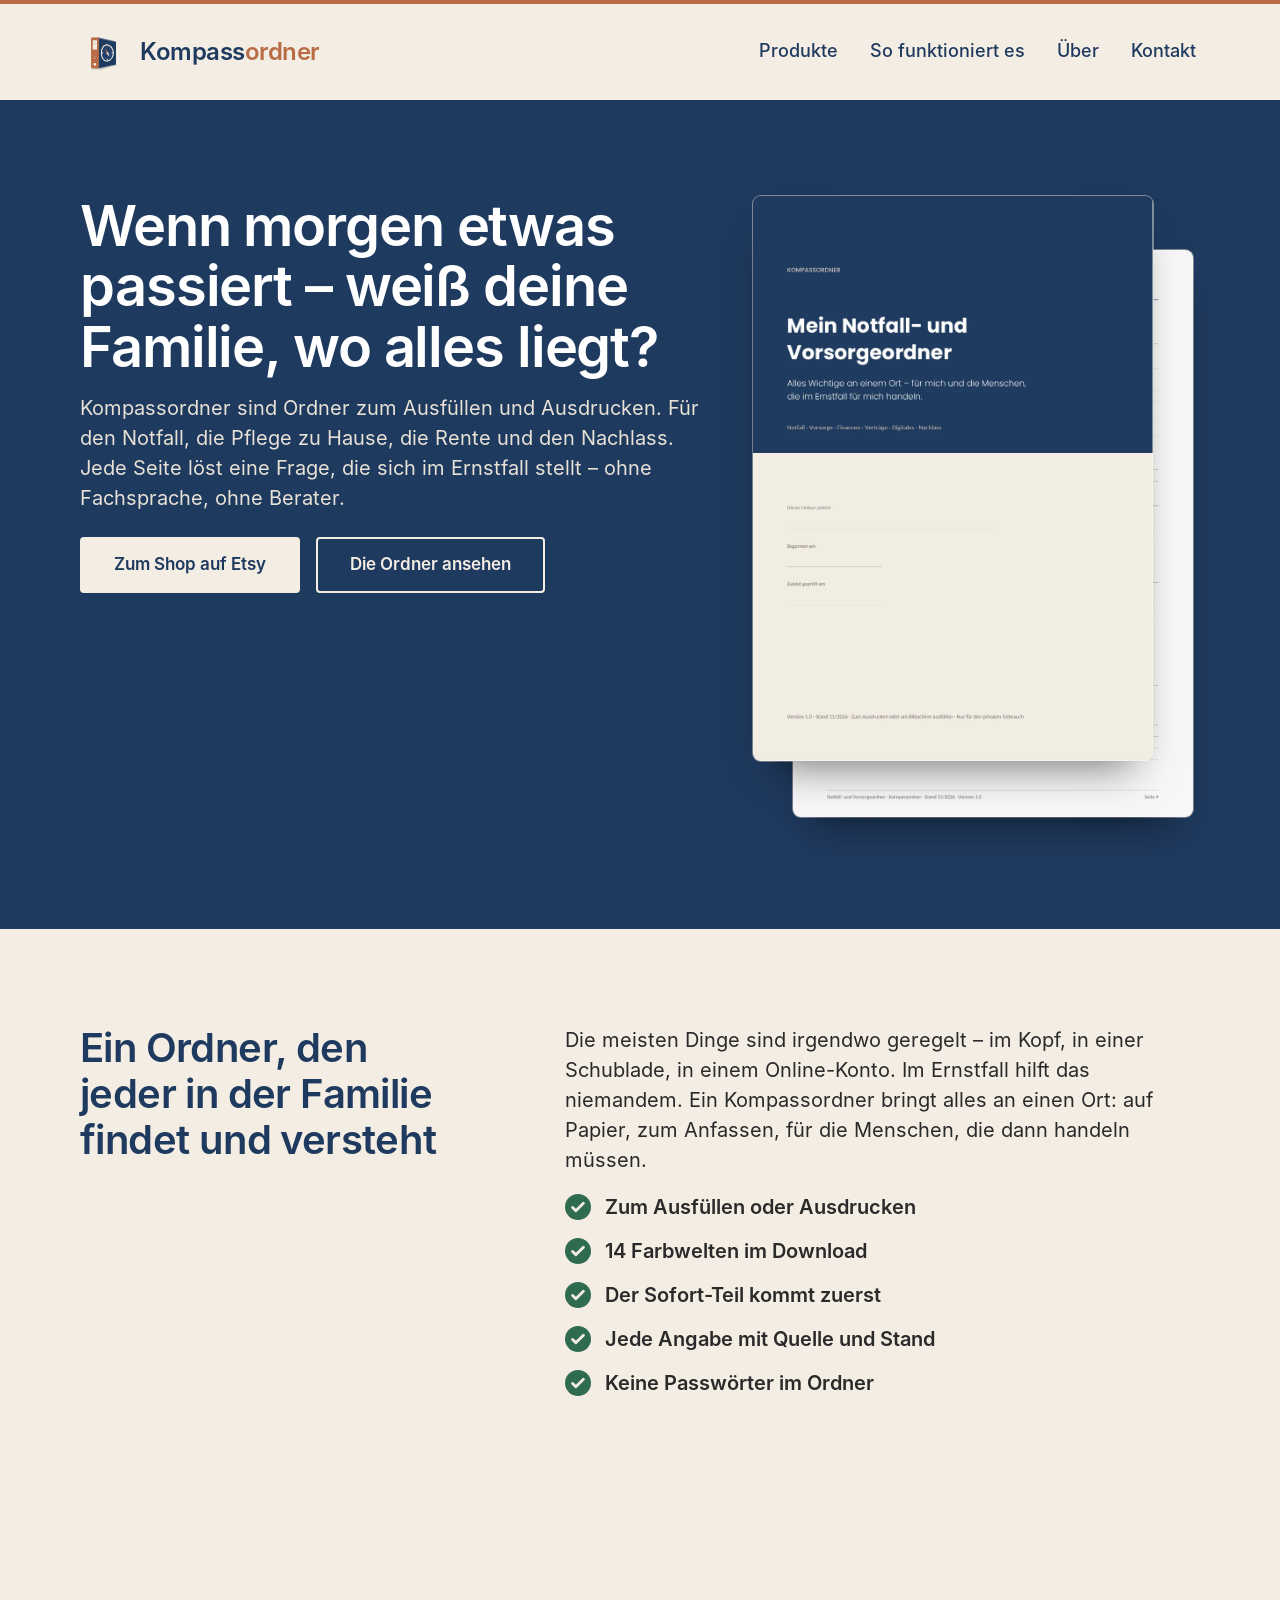
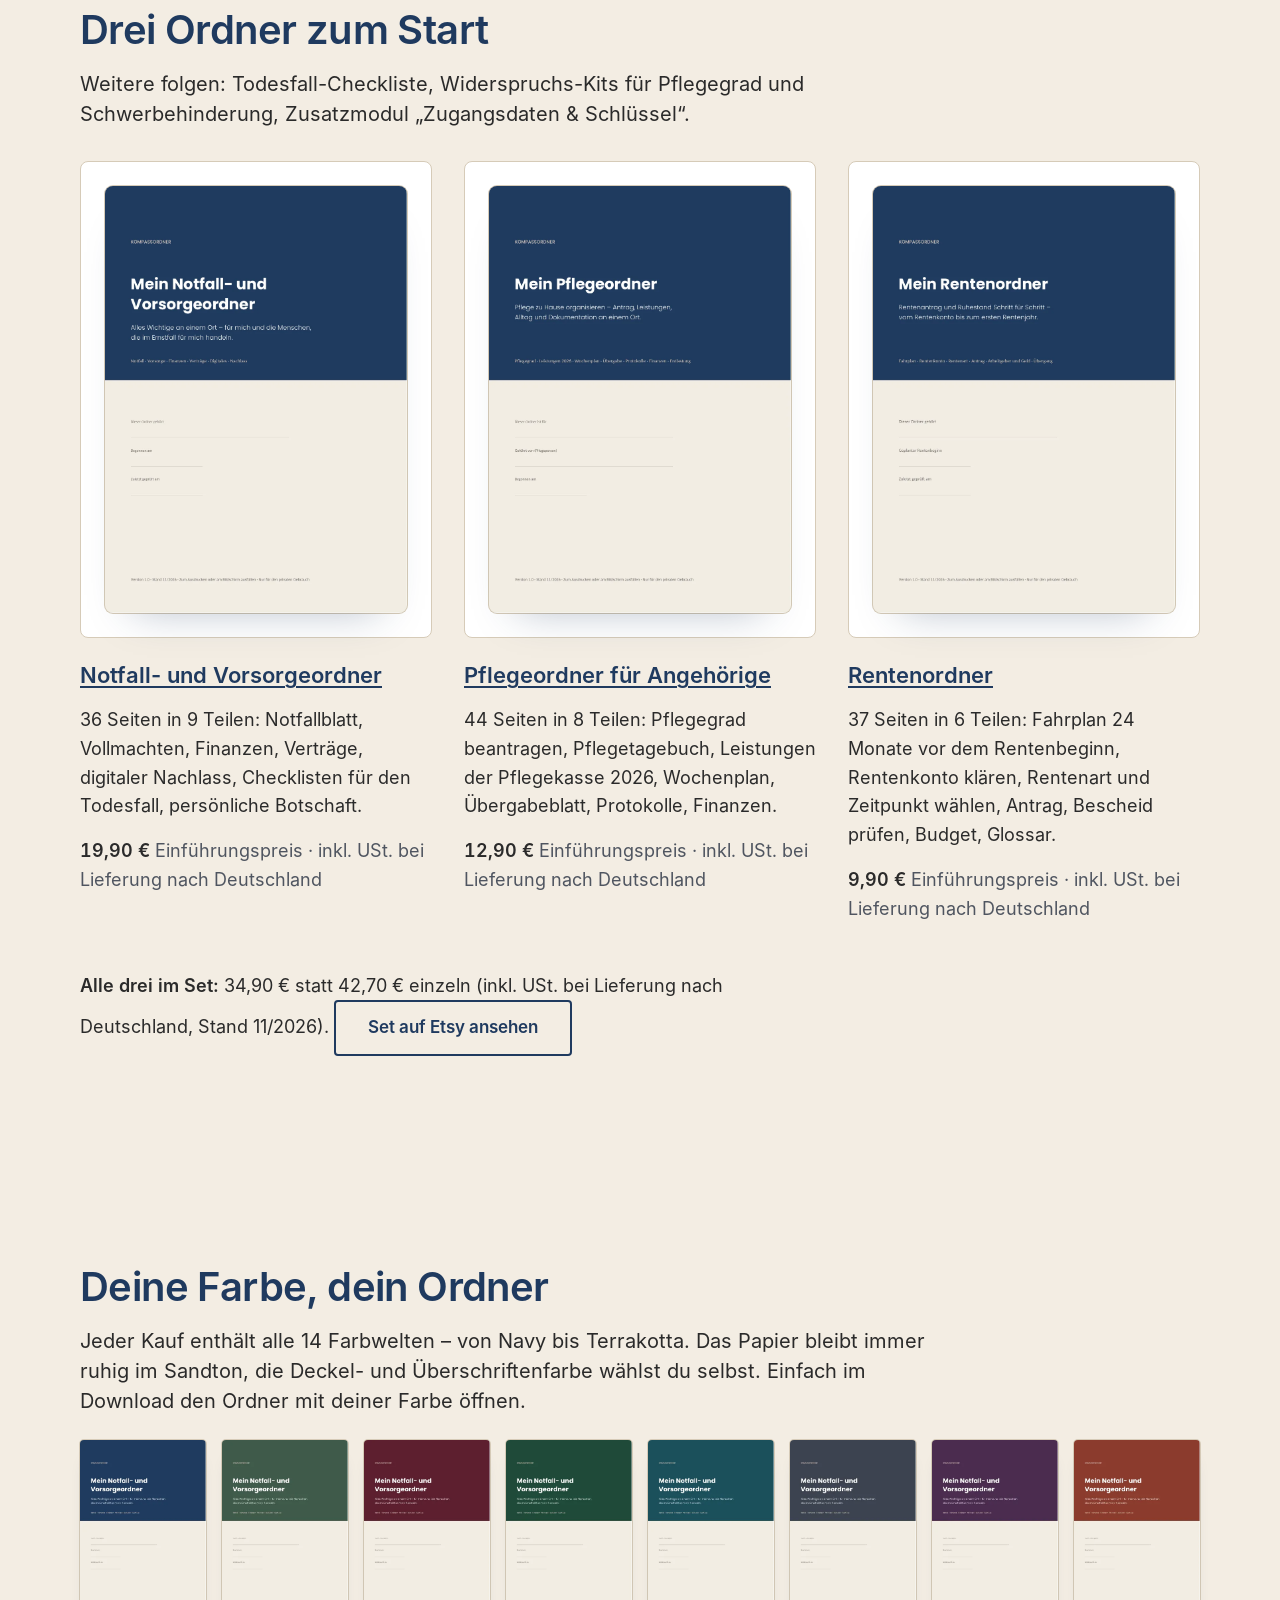
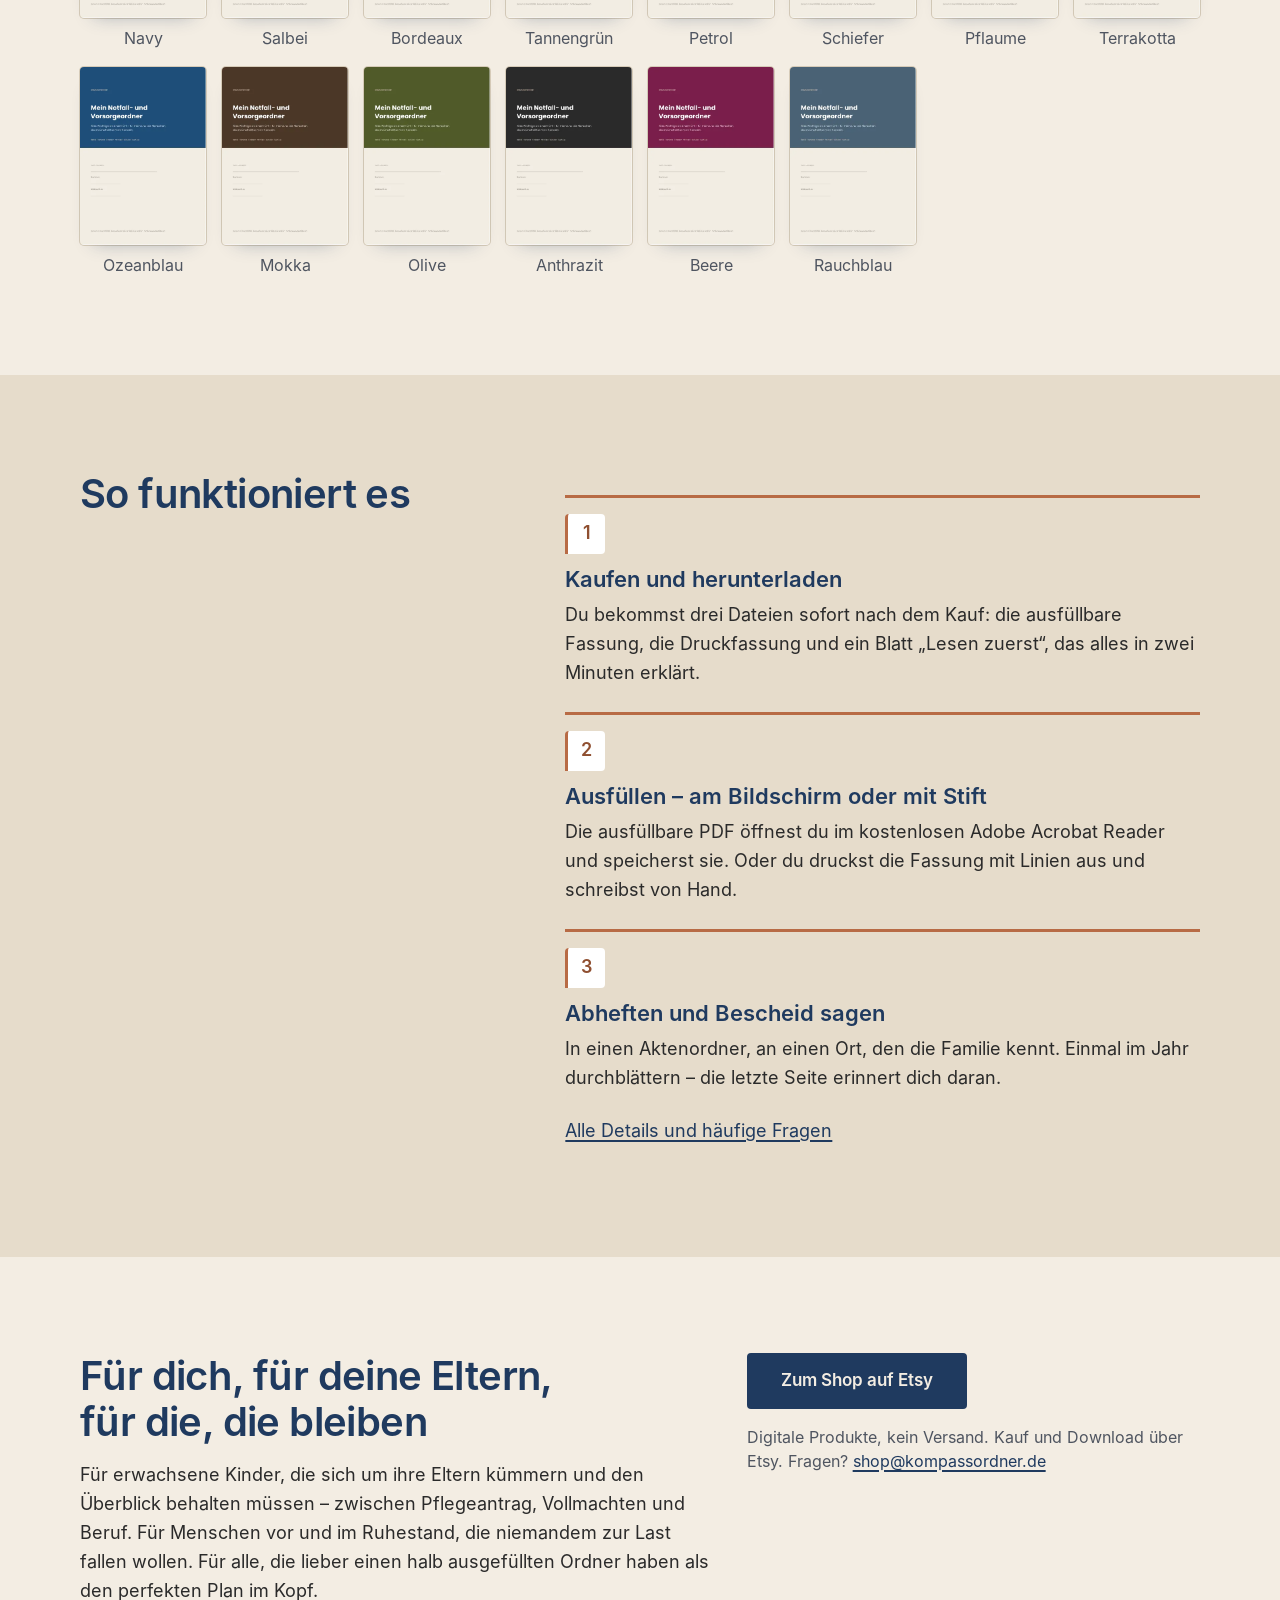
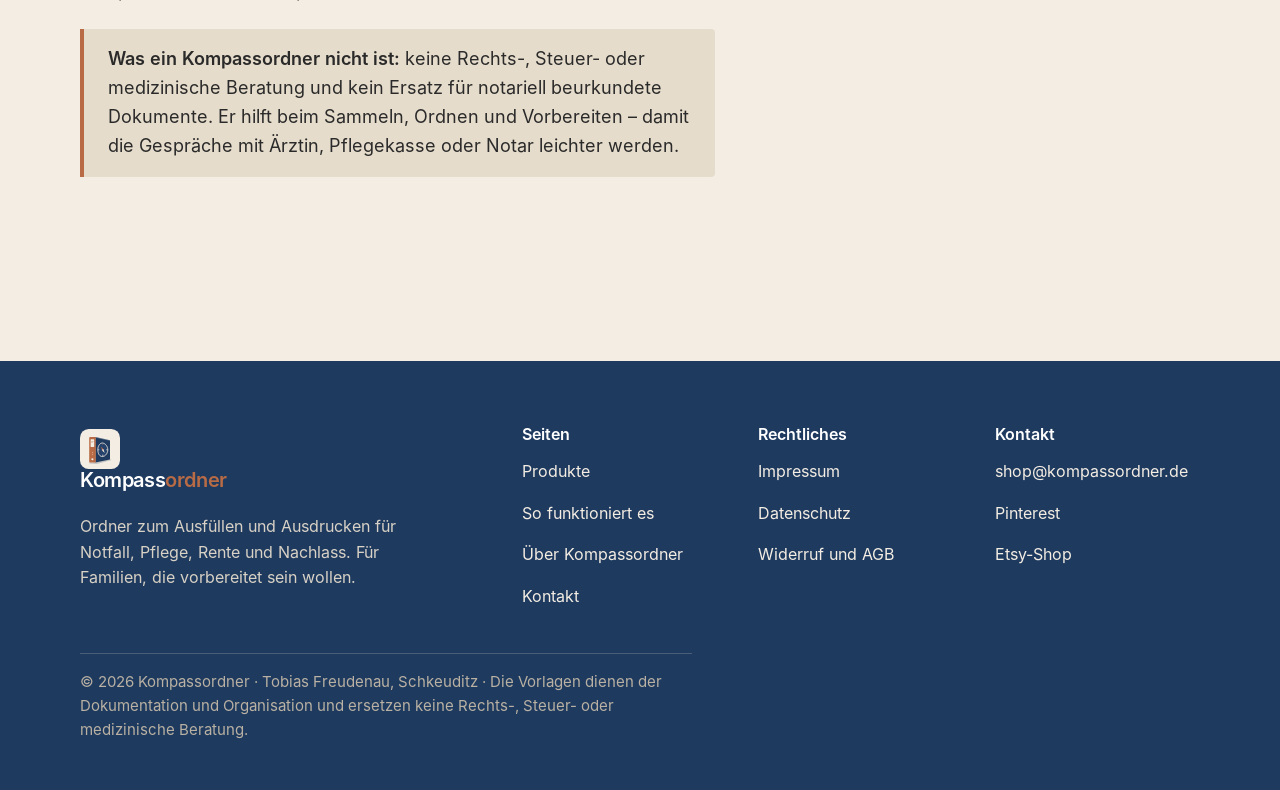
<file: index.html>
<!DOCTYPE html>
<html lang="de">
<head>
<meta charset="utf-8">
<meta name="viewport" content="width=device-width, initial-scale=1">
<title>Kompassordner – Ordner für Notfall, Pflege, Rente und Nachlass zum Ausfüllen</title>
<meta name="description" content="Ordner zum Ausfüllen und Ausdrucken (PDF): Notfall- und Vorsorgeordner, Pflegeordner für Angehörige, Rentenordner. Jede Angabe mit Quelle und Stand, Updates kostenlos.">
<link rel="canonical" href="https://www.kompassordner.de/">
<meta property="og:type" content="website">
<meta property="og:site_name" content="Kompassordner">
<meta property="og:title" content="Kompassordner – Ordner für Notfall, Pflege, Rente und Nachlass zum Ausfüllen">
<meta property="og:description" content="Ordner zum Ausfüllen und Ausdrucken (PDF): Notfall- und Vorsorgeordner, Pflegeordner für Angehörige, Rentenordner. Jede Angabe mit Quelle und Stand, Updates kostenlos.">
<meta property="og:image" content="https://www.kompassordner.de/assets/img/og.jpg">
<meta property="og:locale" content="de_DE">
<meta name="twitter:card" content="summary_large_image">
<link rel="icon" href="favicon.ico" sizes="any">
<link rel="icon" href="assets/img/icon.svg?v=5" type="image/svg+xml">
<link rel="apple-touch-icon" href="assets/img/apple-touch-icon.png?v=5">
<link rel="preload" href="assets/fonts/Inter-Regular.woff2?v=5" as="font" type="font/woff2" crossorigin>
<link rel="preload" href="assets/fonts/Inter-SemiBold.woff2?v=5" as="font" type="font/woff2" crossorigin>
<link rel="stylesheet" href="assets/style.css?v=5">
<meta name="theme-color" content="#1F3A5F">
</head>
<body>
<a class="skip" href="#inhalt">Zum Inhalt springen</a>
<header class="site-head">
  <div class="wrap">
    <a class="brand" href="index.html"><img src="assets/img/icon.svg?v=5" alt="" width="48" height="48"><span class="word">Kompass<span>ordner</span></span></a>
    <nav class="nav" aria-label="Hauptnavigation"><ul><li><a href="produkte.html">Produkte</a></li><li><a href="so-funktioniert-es.html">So funktioniert es</a></li><li><a href="ueber.html">Über</a></li><li><a href="kontakt.html">Kontakt</a></li></ul></nav>
  </div>
</header>
<main id="inhalt">

<section class="section--navy hero">
  <div class="wrap grid grid--7-5">
    <div>
      <h1>Wenn morgen etwas passiert – weiß deine Familie, wo alles liegt?</h1>
      <p class="lead">Kompassordner sind Ordner zum Ausfüllen und Ausdrucken. Für den Notfall, die Pflege zu Hause, die Rente und den Nachlass. Jede Seite löst eine Frage, die sich im Ernstfall stellt – ohne Fachsprache, ohne Berater.</p>
      <div class="actions">
        <a class="btn btn--primary" href="https://www.etsy.com/de/shop/Kompassordner" rel="noopener">Zum Shop auf Etsy</a>
        <a class="btn btn--secondary" href="produkte.html">Die Ordner ansehen</a>
      </div>
    </div>
    <div class="hero-doc">
      <div class="doc-stack">
        <img class="doc" src="assets/img/notfall-cover.webp?v=5" alt="Deckblatt des Notfall- und Vorsorgeordners: dunkelblaue Fläche mit dem Titel „Mein Notfall- und Vorsorgeordner“" width="910" height="1287" fetchpriority="high">
        <img class="doc" src="assets/img/notfall-s04.webp?v=5" alt="" width="910" height="1287" aria-hidden="true" loading="lazy">
      </div>
    </div>
  </div>
</section>

<section class="section">
  <div class="wrap grid grid--5-7">
    <div>
      <h2>Ein Ordner, den jeder in der Familie findet und versteht</h2>
    </div>
    <div>
      <p class="lead">Die meisten Dinge sind irgendwo geregelt – im Kopf, in einer Schublade, in einem Online-Konto. Im Ernstfall hilft das niemandem. Ein Kompassordner bringt alles an einen Ort: auf Papier, zum Anfassen, für die Menschen, die dann handeln müssen.</p>
      <ul class="check check--big">
        <li><strong>Zum Ausfüllen oder Ausdrucken</strong></li>
        <li><strong>14 Farbwelten im Download</strong></li>
        <li><strong>Der Sofort-Teil kommt zuerst</strong></li>
        <li><strong>Jede Angabe mit Quelle und Stand</strong></li>
        <li><strong>Keine Passwörter im Ordner</strong></li>
      </ul>
    </div>
  </div>
</section>

<section class="section">
  <div class="wrap">
    <h2>Drei Ordner zum Start</h2>
    <p class="lead">Weitere folgen: Todesfall-Checkliste, Widerspruchs-Kits für Pflegegrad und Schwerbehinderung, Zusatzmodul „Zugangsdaten &amp; Schlüssel“.</p>
    <div class="grid grid--3" style="margin-top:32px">
      <article>
        <a class="shelf" style="display:block;max-width:420px" href="produkte.html#notfallordner" aria-label="Zum Notfall- und Vorsorgeordner"><img class="doc" src="assets/img/notfall-cover.webp?v=5" alt="Deckblatt „Mein Notfall- und Vorsorgeordner“" width="910" height="1287" loading="lazy" style="max-width:340px;margin-inline:auto"></a>
        <h3 style="margin-top:24px"><a href="produkte.html#notfallordner">Notfall- und Vorsorgeordner</a></h3>
        <p>36 Seiten in 9 Teilen: Notfallblatt, Vollmachten, Finanzen, Verträge, digitaler Nachlass, Checklisten für den Todesfall, persönliche Botschaft.</p>
        <p class="tnum"><strong>19,90 €</strong> <span class="soft">Einführungspreis · inkl. USt. bei Lieferung nach Deutschland</span></p>
      </article>
      <article>
        <a class="shelf" style="display:block;max-width:420px" href="produkte.html#pflegeordner" aria-label="Zum Pflegeordner"><img class="doc" src="assets/img/pflege-cover.webp?v=5" alt="Deckblatt „Mein Pflegeordner“" width="910" height="1287" loading="lazy" style="max-width:340px;margin-inline:auto"></a>
        <h3 style="margin-top:24px"><a href="produkte.html#pflegeordner">Pflegeordner für Angehörige</a></h3>
        <p>44 Seiten in 8 Teilen: Pflegegrad beantragen, Pflegetagebuch, Leistungen der Pflegekasse 2026, Wochenplan, Übergabeblatt, Protokolle, Finanzen.</p>
        <p class="tnum"><strong>12,90 €</strong> <span class="soft">Einführungspreis · inkl. USt. bei Lieferung nach Deutschland</span></p>
      </article>
      <article>
        <a class="shelf" style="display:block;max-width:420px" href="produkte.html#rentenordner" aria-label="Zum Rentenordner"><img class="doc" src="assets/img/rente-cover.webp?v=5" alt="Deckblatt „Mein Rentenordner“" width="910" height="1287" loading="lazy" style="max-width:340px;margin-inline:auto"></a>
        <h3 style="margin-top:24px"><a href="produkte.html#rentenordner">Rentenordner</a></h3>
        <p>37 Seiten in 6 Teilen: Fahrplan 24 Monate vor dem Rentenbeginn, Rentenkonto klären, Rentenart und Zeitpunkt wählen, Antrag, Bescheid prüfen, Budget, Glossar.</p>
        <p class="tnum"><strong>9,90 €</strong> <span class="soft">Einführungspreis · inkl. USt. bei Lieferung nach Deutschland</span></p>
      </article>
    </div>
    <p style="margin-top:32px"><strong>Alle drei im Set:</strong> 34,90 € statt 42,70 € einzeln (inkl. USt. bei Lieferung nach Deutschland, Stand 11/2026). <a class="btn" href="https://www.etsy.com/de/listing/4614113073" rel="noopener">Set auf Etsy ansehen</a></p>
  </div>
</section>

<section class="section">
  <div class="wrap">
    <h2>Deine Farbe, dein Ordner</h2>
    <p class="lead">Jeder Kauf enthält alle 14 Farbwelten – von Navy bis Terrakotta. Das Papier bleibt immer ruhig im Sandton, die Deckel- und Überschriftenfarbe wählst du selbst. Einfach im Download den Ordner mit deiner Farbe öffnen.</p>
    <ul class="farben"><li><img src="assets/img/farben/navy.webp?v=5" alt="Deckblatt in Navy" width="373" height="527" loading="lazy"><span>Navy</span></li><li><img src="assets/img/farben/salbei.webp?v=5" alt="Deckblatt in Salbei" width="373" height="527" loading="lazy"><span>Salbei</span></li><li><img src="assets/img/farben/bordeaux.webp?v=5" alt="Deckblatt in Bordeaux" width="373" height="527" loading="lazy"><span>Bordeaux</span></li><li><img src="assets/img/farben/tanne.webp?v=5" alt="Deckblatt in Tannengrün" width="373" height="527" loading="lazy"><span>Tannengrün</span></li><li><img src="assets/img/farben/petrol.webp?v=5" alt="Deckblatt in Petrol" width="373" height="527" loading="lazy"><span>Petrol</span></li><li><img src="assets/img/farben/schiefer.webp?v=5" alt="Deckblatt in Schiefer" width="373" height="527" loading="lazy"><span>Schiefer</span></li><li><img src="assets/img/farben/pflaume.webp?v=5" alt="Deckblatt in Pflaume" width="373" height="527" loading="lazy"><span>Pflaume</span></li><li><img src="assets/img/farben/terrakotta.webp?v=5" alt="Deckblatt in Terrakotta" width="373" height="527" loading="lazy"><span>Terrakotta</span></li><li><img src="assets/img/farben/ozean.webp?v=5" alt="Deckblatt in Ozeanblau" width="373" height="527" loading="lazy"><span>Ozeanblau</span></li><li><img src="assets/img/farben/mokka.webp?v=5" alt="Deckblatt in Mokka" width="373" height="527" loading="lazy"><span>Mokka</span></li><li><img src="assets/img/farben/olive.webp?v=5" alt="Deckblatt in Olive" width="373" height="527" loading="lazy"><span>Olive</span></li><li><img src="assets/img/farben/anthrazit.webp?v=5" alt="Deckblatt in Anthrazit" width="373" height="527" loading="lazy"><span>Anthrazit</span></li><li><img src="assets/img/farben/beere.webp?v=5" alt="Deckblatt in Beere" width="373" height="527" loading="lazy"><span>Beere</span></li><li><img src="assets/img/farben/rauchblau.webp?v=5" alt="Deckblatt in Rauchblau" width="373" height="527" loading="lazy"><span>Rauchblau</span></li></ul>
  </div>
</section>

<section class="section section--deep">
  <div class="wrap grid grid--5-7">
    <div><h2>So funktioniert es</h2></div>
    <div>
      <ol class="steps" style="grid-template-columns:1fr">
        <li><h3>Kaufen und herunterladen</h3><p>Du bekommst drei Dateien sofort nach dem Kauf: die ausfüllbare Fassung, die Druckfassung und ein Blatt „Lesen zuerst“, das alles in zwei Minuten erklärt.</p></li>
        <li><h3>Ausfüllen – am Bildschirm oder mit Stift</h3><p>Die ausfüllbare PDF öffnest du im kostenlosen Adobe Acrobat Reader und speicherst sie. Oder du druckst die Fassung mit Linien aus und schreibst von Hand.</p></li>
        <li><h3>Abheften und Bescheid sagen</h3><p>In einen Aktenordner, an einen Ort, den die Familie kennt. Einmal im Jahr durchblättern – die letzte Seite erinnert dich daran.</p></li>
      </ol>
      <p style="margin-top:24px"><a href="so-funktioniert-es.html">Alle Details und häufige Fragen</a></p>
    </div>
  </div>
</section>

<section class="section">
  <div class="wrap grid grid--7-5">
    <div>
      <h2>Für dich, für deine Eltern, für die, die bleiben</h2>
      <p>Für erwachsene Kinder, die sich um ihre Eltern kümmern und den Überblick behalten müssen – zwischen Pflegeantrag, Vollmachten und Beruf. Für Menschen vor und im Ruhestand, die niemandem zur Last fallen wollen. Für alle, die lieber einen halb ausgefüllten Ordner haben als den perfekten Plan im Kopf.</p>
      <div class="note">
        <p><strong>Was ein Kompassordner nicht ist:</strong> keine Rechts-, Steuer- oder medizinische Beratung und kein Ersatz für notariell beurkundete Dokumente. Er hilft beim Sammeln, Ordnen und Vorbereiten – damit die Gespräche mit Ärztin, Pflegekasse oder Notar leichter werden.</p>
      </div>
    </div>
    <div>
      <div class="actions" style="margin-top:0">
        <a class="btn btn--primary" href="https://www.etsy.com/de/shop/Kompassordner" rel="noopener">Zum Shop auf Etsy</a>
      </div>
      <p class="small soft" style="margin-top:16px">Digitale Produkte, kein Versand. Kauf und Download über Etsy. Fragen? <a href="mailto:shop@kompassordner.de">shop@kompassordner.de</a></p>
    </div>
  </div>
</section>

</main>
<footer class="site-foot">
  <div class="wrap">
    <div class="cols">
      <div>
        <a class="brand" href="index.html"><img src="assets/img/icon.svg?v=5" alt="" width="40" height="40"><span class="word">Kompass<span>ordner</span></span></a>
        <p style="max-width:34ch;margin-top:16px">Ordner zum Ausfüllen und Ausdrucken für Notfall, Pflege, Rente und Nachlass. Für Familien, die vorbereitet sein wollen.</p>
      </div>
      <div>
        <h2>Seiten</h2>
        <ul>
          <li><a href="produkte.html">Produkte</a></li>
          <li><a href="so-funktioniert-es.html">So funktioniert es</a></li>
          <li><a href="ueber.html">Über Kompassordner</a></li>
          <li><a href="kontakt.html">Kontakt</a></li>
        </ul>
      </div>
      <div>
        <h2>Rechtliches</h2>
        <ul>
          <li><a href="impressum.html">Impressum</a></li>
          <li><a href="datenschutz.html">Datenschutz</a></li>
          <li><a href="widerruf-agb.html">Widerruf und AGB</a></li>
        </ul>
      </div>
      <div>
        <h2>Kontakt</h2>
        <ul>
          <li><a href="mailto:shop@kompassordner.de">shop@kompassordner.de</a></li>
          <li><a href="https://www.pinterest.com/kompassordner" rel="noopener">Pinterest</a></li>
          <li><a href="https://www.etsy.com/de/shop/Kompassordner" rel="noopener">Etsy-Shop</a></li>
        </ul>
      </div>
    </div>
    <p class="legal">© 2026 Kompassordner · Tobias Freudenau, Schkeuditz · Die Vorlagen dienen der Dokumentation und Organisation und ersetzen keine Rechts-, Steuer- oder medizinische Beratung.</p>
  </div>
</footer>
</body>
</html>
</file>
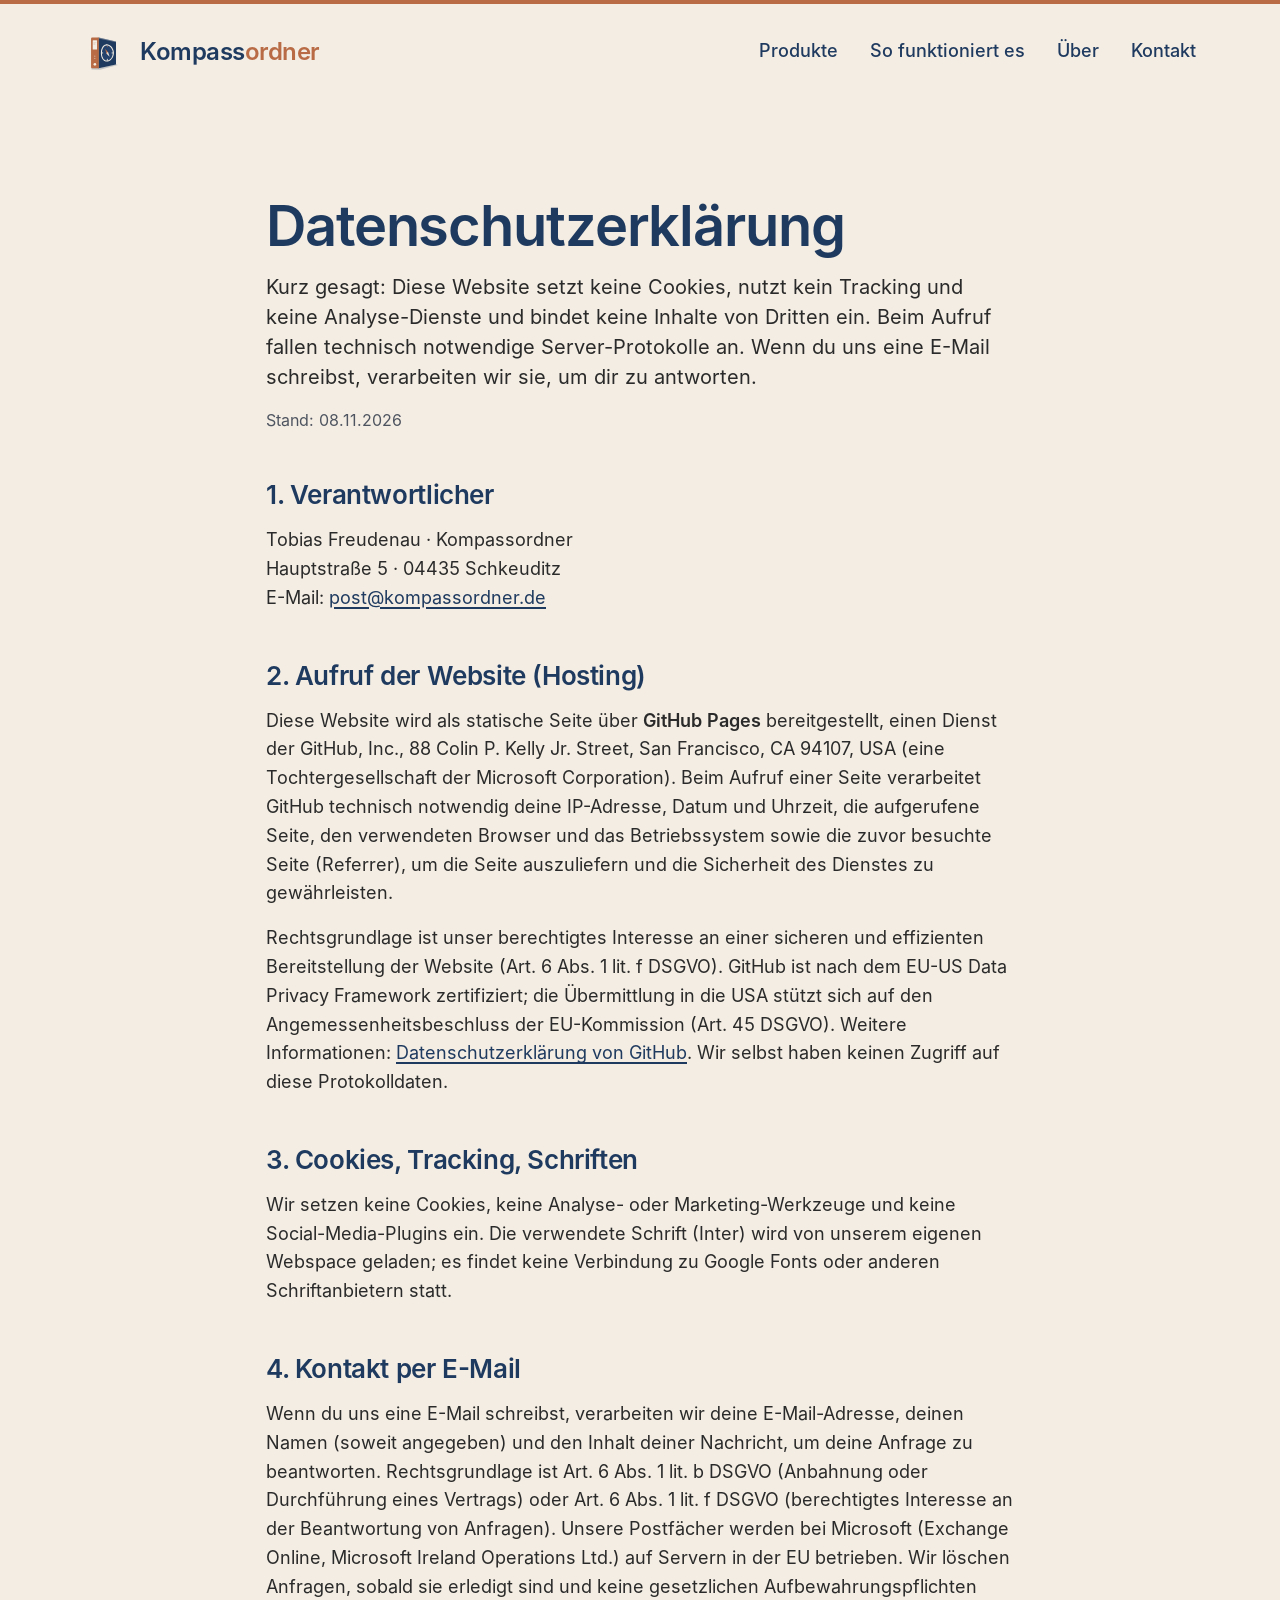
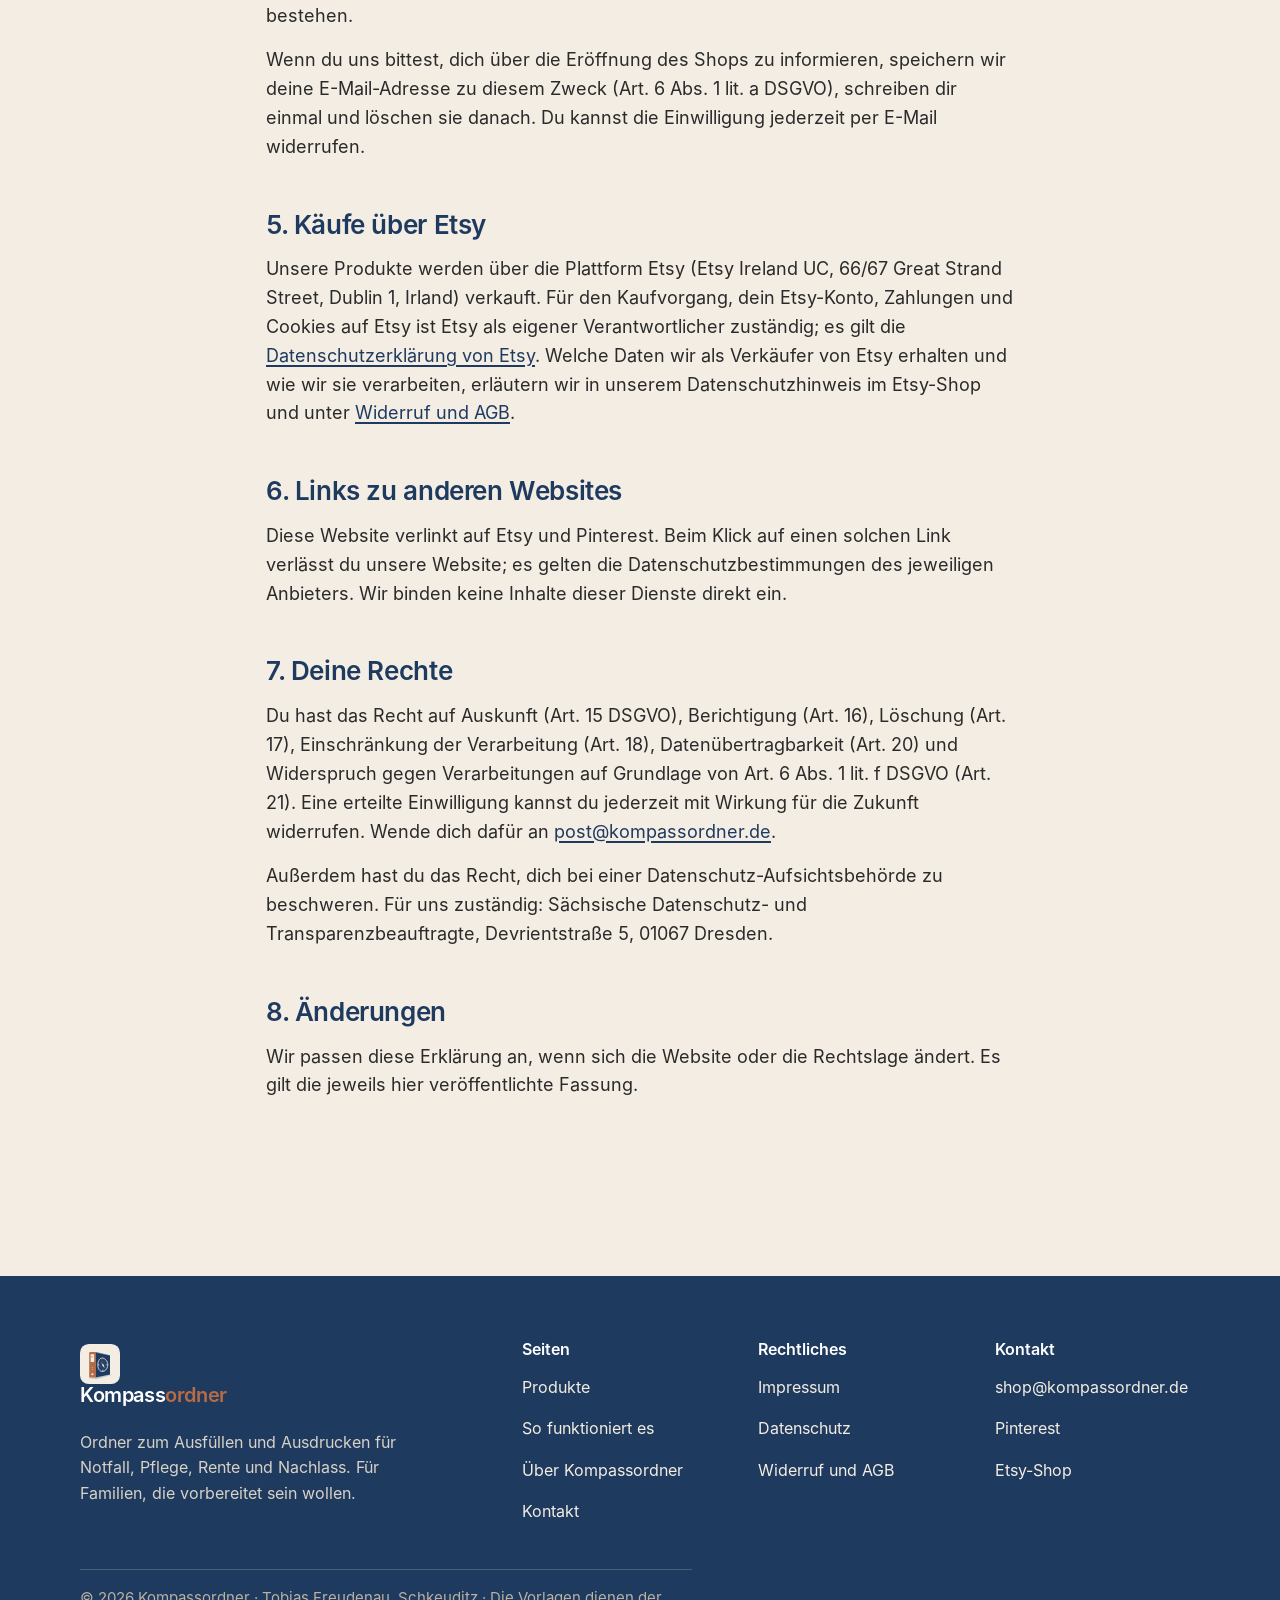
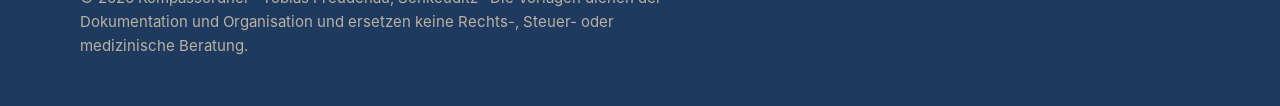
<file: datenschutz.html>
<!DOCTYPE html>
<html lang="de">
<head>
<meta charset="utf-8">
<meta name="viewport" content="width=device-width, initial-scale=1">
<title>Datenschutzerklärung | Kompassordner</title>
<meta name="description" content="Datenschutz auf kompassordner.de: keine Cookies, kein Tracking, Hosting über GitHub Pages, Kontakt per E-Mail, Käufe über Etsy.">
<link rel="canonical" href="https://www.kompassordner.de/datenschutz.html">
<meta property="og:type" content="website">
<meta property="og:site_name" content="Kompassordner">
<meta property="og:title" content="Datenschutzerklärung | Kompassordner">
<meta property="og:description" content="Datenschutz auf kompassordner.de: keine Cookies, kein Tracking, Hosting über GitHub Pages, Kontakt per E-Mail, Käufe über Etsy.">
<meta property="og:image" content="https://www.kompassordner.de/assets/img/og.jpg">
<meta property="og:locale" content="de_DE">
<meta name="twitter:card" content="summary_large_image">
<link rel="icon" href="favicon.ico" sizes="any">
<link rel="icon" href="assets/img/icon.svg?v=5" type="image/svg+xml">
<link rel="apple-touch-icon" href="assets/img/apple-touch-icon.png?v=5">
<link rel="preload" href="assets/fonts/Inter-Regular.woff2?v=5" as="font" type="font/woff2" crossorigin>
<link rel="preload" href="assets/fonts/Inter-SemiBold.woff2?v=5" as="font" type="font/woff2" crossorigin>
<link rel="stylesheet" href="assets/style.css?v=5">
<meta name="theme-color" content="#1F3A5F">
</head>
<body>
<a class="skip" href="#inhalt">Zum Inhalt springen</a>
<header class="site-head">
  <div class="wrap">
    <a class="brand" href="index.html"><img src="assets/img/icon.svg?v=5" alt="" width="48" height="48"><span class="word">Kompass<span>ordner</span></span></a>
    <nav class="nav" aria-label="Hauptnavigation"><ul><li><a href="produkte.html">Produkte</a></li><li><a href="so-funktioniert-es.html">So funktioniert es</a></li><li><a href="ueber.html">Über</a></li><li><a href="kontakt.html">Kontakt</a></li></ul></nav>
  </div>
</header>
<main id="inhalt">

<section class="section">
  <div class="wrap prose">
    <h1>Datenschutzerklärung</h1>
    <p class="lead">Kurz gesagt: Diese Website setzt keine Cookies, nutzt kein Tracking und keine Analyse-Dienste und bindet keine Inhalte von Dritten ein. Beim Aufruf fallen technisch notwendige Server-Protokolle an. Wenn du uns eine E-Mail schreibst, verarbeiten wir sie, um dir zu antworten.</p>
    <p class="small soft">Stand: 08.11.2026</p>

    <h2>1. Verantwortlicher</h2>
    <address>Tobias Freudenau · Kompassordner<br>Hauptstraße 5 · 04435 Schkeuditz<br>E-Mail: <a href="mailto:post@kompassordner.de">post@kompassordner.de</a></address>

    <h2>2. Aufruf der Website (Hosting)</h2>
    <p>Diese Website wird als statische Seite über <strong>GitHub Pages</strong> bereitgestellt, einen Dienst der GitHub, Inc., 88 Colin P. Kelly Jr. Street, San Francisco, CA 94107, USA (eine Tochtergesellschaft der Microsoft Corporation). Beim Aufruf einer Seite verarbeitet GitHub technisch notwendig deine IP-Adresse, Datum und Uhrzeit, die aufgerufene Seite, den verwendeten Browser und das Betriebssystem sowie die zuvor besuchte Seite (Referrer), um die Seite auszuliefern und die Sicherheit des Dienstes zu gewährleisten.</p>
    <p>Rechtsgrundlage ist unser berechtigtes Interesse an einer sicheren und effizienten Bereitstellung der Website (Art. 6 Abs. 1 lit. f DSGVO). GitHub ist nach dem EU-US Data Privacy Framework zertifiziert; die Übermittlung in die USA stützt sich auf den Angemessenheitsbeschluss der EU-Kommission (Art. 45 DSGVO). Weitere Informationen: <a href="https://docs.github.com/de/site-policy/privacy-policies/github-general-privacy-statement" rel="noopener">Datenschutzerklärung von GitHub</a>. Wir selbst haben keinen Zugriff auf diese Protokolldaten.</p>

    <h2>3. Cookies, Tracking, Schriften</h2>
    <p>Wir setzen keine Cookies, keine Analyse- oder Marketing-Werkzeuge und keine Social-Media-Plugins ein. Die verwendete Schrift (Inter) wird von unserem eigenen Webspace geladen; es findet keine Verbindung zu Google Fonts oder anderen Schriftanbietern statt.</p>

    <h2>4. Kontakt per E-Mail</h2>
    <p>Wenn du uns eine E-Mail schreibst, verarbeiten wir deine E-Mail-Adresse, deinen Namen (soweit angegeben) und den Inhalt deiner Nachricht, um deine Anfrage zu beantworten. Rechtsgrundlage ist Art. 6 Abs. 1 lit. b DSGVO (Anbahnung oder Durchführung eines Vertrags) oder Art. 6 Abs. 1 lit. f DSGVO (berechtigtes Interesse an der Beantwortung von Anfragen). Unsere Postfächer werden bei Microsoft (Exchange Online, Microsoft Ireland Operations Ltd.) auf Servern in der EU betrieben. Wir löschen Anfragen, sobald sie erledigt sind und keine gesetzlichen Aufbewahrungspflichten bestehen.</p>
    <p>Wenn du uns bittest, dich über die Eröffnung des Shops zu informieren, speichern wir deine E-Mail-Adresse zu diesem Zweck (Art. 6 Abs. 1 lit. a DSGVO), schreiben dir einmal und löschen sie danach. Du kannst die Einwilligung jederzeit per E-Mail widerrufen.</p>

    <h2>5. Käufe über Etsy</h2>
    <p>Unsere Produkte werden über die Plattform Etsy (Etsy Ireland UC, 66/67 Great Strand Street, Dublin 1, Irland) verkauft. Für den Kaufvorgang, dein Etsy-Konto, Zahlungen und Cookies auf Etsy ist Etsy als eigener Verantwortlicher zuständig; es gilt die <a href="https://www.etsy.com/de/legal/privacy" rel="noopener">Datenschutzerklärung von Etsy</a>. Welche Daten wir als Verkäufer von Etsy erhalten und wie wir sie verarbeiten, erläutern wir in unserem Datenschutzhinweis im Etsy-Shop und unter <a href="widerruf-agb.html#datenschutz-shop">Widerruf und AGB</a>.</p>

    <h2>6. Links zu anderen Websites</h2>
    <p>Diese Website verlinkt auf Etsy und Pinterest. Beim Klick auf einen solchen Link verlässt du unsere Website; es gelten die Datenschutzbestimmungen des jeweiligen Anbieters. Wir binden keine Inhalte dieser Dienste direkt ein.</p>

    <h2>7. Deine Rechte</h2>
    <p>Du hast das Recht auf Auskunft (Art. 15 DSGVO), Berichtigung (Art. 16), Löschung (Art. 17), Einschränkung der Verarbeitung (Art. 18), Datenübertragbarkeit (Art. 20) und Widerspruch gegen Verarbeitungen auf Grundlage von Art. 6 Abs. 1 lit. f DSGVO (Art. 21). Eine erteilte Einwilligung kannst du jederzeit mit Wirkung für die Zukunft widerrufen. Wende dich dafür an <a href="mailto:post@kompassordner.de">post@kompassordner.de</a>.</p>
    <p>Außerdem hast du das Recht, dich bei einer Datenschutz-Aufsichtsbehörde zu beschweren. Für uns zuständig: Sächsische Datenschutz- und Transparenzbeauftragte, Devrientstraße 5, 01067 Dresden.</p>

    <h2>8. Änderungen</h2>
    <p>Wir passen diese Erklärung an, wenn sich die Website oder die Rechtslage ändert. Es gilt die jeweils hier veröffentlichte Fassung.</p>
  </div>
</section>

</main>
<footer class="site-foot">
  <div class="wrap">
    <div class="cols">
      <div>
        <a class="brand" href="index.html"><img src="assets/img/icon.svg?v=5" alt="" width="40" height="40"><span class="word">Kompass<span>ordner</span></span></a>
        <p style="max-width:34ch;margin-top:16px">Ordner zum Ausfüllen und Ausdrucken für Notfall, Pflege, Rente und Nachlass. Für Familien, die vorbereitet sein wollen.</p>
      </div>
      <div>
        <h2>Seiten</h2>
        <ul>
          <li><a href="produkte.html">Produkte</a></li>
          <li><a href="so-funktioniert-es.html">So funktioniert es</a></li>
          <li><a href="ueber.html">Über Kompassordner</a></li>
          <li><a href="kontakt.html">Kontakt</a></li>
        </ul>
      </div>
      <div>
        <h2>Rechtliches</h2>
        <ul>
          <li><a href="impressum.html">Impressum</a></li>
          <li><a href="datenschutz.html">Datenschutz</a></li>
          <li><a href="widerruf-agb.html">Widerruf und AGB</a></li>
        </ul>
      </div>
      <div>
        <h2>Kontakt</h2>
        <ul>
          <li><a href="mailto:shop@kompassordner.de">shop@kompassordner.de</a></li>
          <li><a href="https://www.pinterest.com/kompassordner" rel="noopener">Pinterest</a></li>
          <li><a href="https://www.etsy.com/de/shop/Kompassordner" rel="noopener">Etsy-Shop</a></li>
        </ul>
      </div>
    </div>
    <p class="legal">© 2026 Kompassordner · Tobias Freudenau, Schkeuditz · Die Vorlagen dienen der Dokumentation und Organisation und ersetzen keine Rechts-, Steuer- oder medizinische Beratung.</p>
  </div>
</footer>
</body>
</html>
</file>
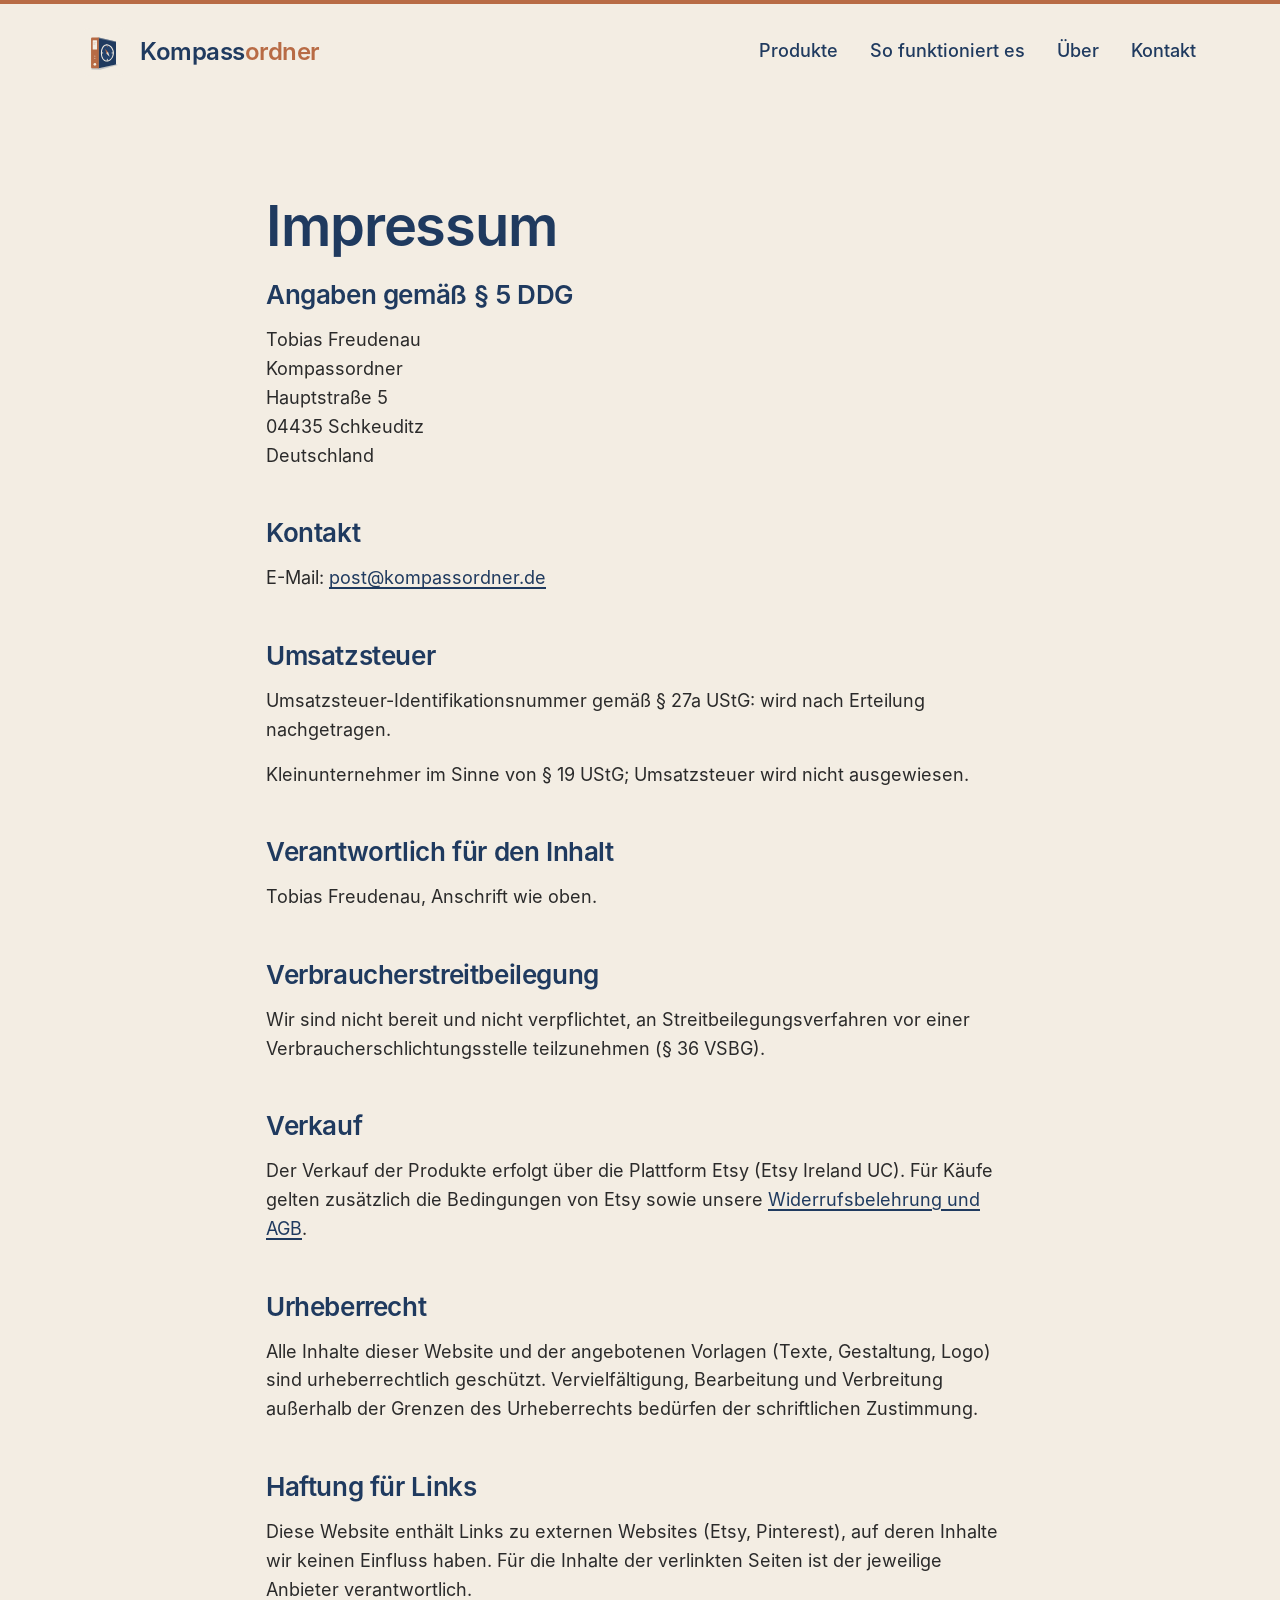
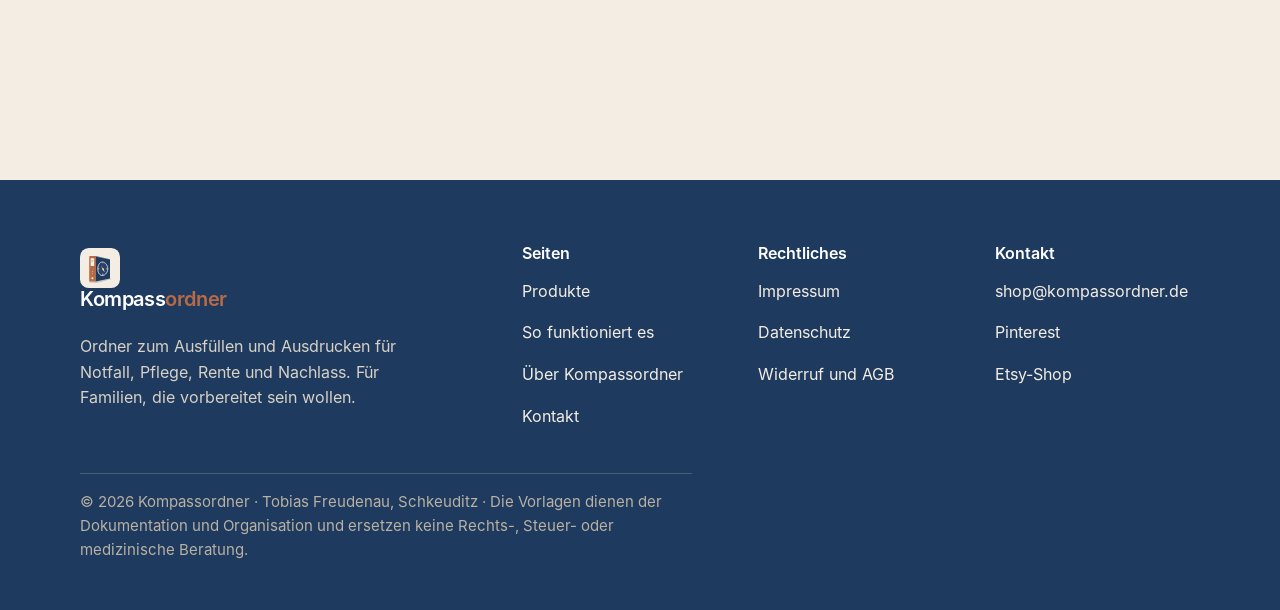
<file: impressum.html>
<!DOCTYPE html>
<html lang="de">
<head>
<meta charset="utf-8">
<meta name="viewport" content="width=device-width, initial-scale=1">
<title>Impressum | Kompassordner</title>
<meta name="description" content="Impressum von Kompassordner, Tobias Freudenau, Schkeuditz – Angaben gemäß § 5 DDG.">
<link rel="canonical" href="https://www.kompassordner.de/impressum.html">
<meta property="og:type" content="website">
<meta property="og:site_name" content="Kompassordner">
<meta property="og:title" content="Impressum | Kompassordner">
<meta property="og:description" content="Impressum von Kompassordner, Tobias Freudenau, Schkeuditz – Angaben gemäß § 5 DDG.">
<meta property="og:image" content="https://www.kompassordner.de/assets/img/og.jpg">
<meta property="og:locale" content="de_DE">
<meta name="twitter:card" content="summary_large_image">
<link rel="icon" href="favicon.ico" sizes="any">
<link rel="icon" href="assets/img/icon.svg?v=5" type="image/svg+xml">
<link rel="apple-touch-icon" href="assets/img/apple-touch-icon.png?v=5">
<link rel="preload" href="assets/fonts/Inter-Regular.woff2?v=5" as="font" type="font/woff2" crossorigin>
<link rel="preload" href="assets/fonts/Inter-SemiBold.woff2?v=5" as="font" type="font/woff2" crossorigin>
<link rel="stylesheet" href="assets/style.css?v=5">
<meta name="theme-color" content="#1F3A5F">
</head>
<body>
<a class="skip" href="#inhalt">Zum Inhalt springen</a>
<header class="site-head">
  <div class="wrap">
    <a class="brand" href="index.html"><img src="assets/img/icon.svg?v=5" alt="" width="48" height="48"><span class="word">Kompass<span>ordner</span></span></a>
    <nav class="nav" aria-label="Hauptnavigation"><ul><li><a href="produkte.html">Produkte</a></li><li><a href="so-funktioniert-es.html">So funktioniert es</a></li><li><a href="ueber.html">Über</a></li><li><a href="kontakt.html">Kontakt</a></li></ul></nav>
  </div>
</header>
<main id="inhalt">

<section class="section">
  <div class="wrap prose">
    <h1>Impressum</h1>
    <h2 style="margin-top:24px">Angaben gemäß § 5 DDG</h2>
    <address>
      Tobias Freudenau<br>
      Kompassordner<br>
      Hauptstraße 5<br>
      04435 Schkeuditz<br>
      Deutschland
    </address>
    <h2>Kontakt</h2>
    <p>E-Mail: <a href="mailto:post@kompassordner.de">post@kompassordner.de</a></p>
    <h2>Umsatzsteuer</h2>
    <p>Umsatzsteuer-Identifikationsnummer gemäß § 27a UStG: wird nach Erteilung nachgetragen.</p>
    <p>Kleinunternehmer im Sinne von § 19 UStG; Umsatzsteuer wird nicht ausgewiesen.</p>
    <h2>Verantwortlich für den Inhalt</h2>
    <p>Tobias Freudenau, Anschrift wie oben.</p>
    <h2>Verbraucherstreitbeilegung</h2>
    <p>Wir sind nicht bereit und nicht verpflichtet, an Streitbeilegungsverfahren vor einer Verbraucherschlichtungsstelle teilzunehmen (§ 36 VSBG).</p>
    <h2>Verkauf</h2>
    <p>Der Verkauf der Produkte erfolgt über die Plattform Etsy (Etsy Ireland UC). Für Käufe gelten zusätzlich die Bedingungen von Etsy sowie unsere <a href="widerruf-agb.html">Widerrufsbelehrung und AGB</a>.</p>
    <h2>Urheberrecht</h2>
    <p>Alle Inhalte dieser Website und der angebotenen Vorlagen (Texte, Gestaltung, Logo) sind urheberrechtlich geschützt. Vervielfältigung, Bearbeitung und Verbreitung außerhalb der Grenzen des Urheberrechts bedürfen der schriftlichen Zustimmung.</p>
    <h2>Haftung für Links</h2>
    <p>Diese Website enthält Links zu externen Websites (Etsy, Pinterest), auf deren Inhalte wir keinen Einfluss haben. Für die Inhalte der verlinkten Seiten ist der jeweilige Anbieter verantwortlich.</p>
  </div>
</section>

</main>
<footer class="site-foot">
  <div class="wrap">
    <div class="cols">
      <div>
        <a class="brand" href="index.html"><img src="assets/img/icon.svg?v=5" alt="" width="40" height="40"><span class="word">Kompass<span>ordner</span></span></a>
        <p style="max-width:34ch;margin-top:16px">Ordner zum Ausfüllen und Ausdrucken für Notfall, Pflege, Rente und Nachlass. Für Familien, die vorbereitet sein wollen.</p>
      </div>
      <div>
        <h2>Seiten</h2>
        <ul>
          <li><a href="produkte.html">Produkte</a></li>
          <li><a href="so-funktioniert-es.html">So funktioniert es</a></li>
          <li><a href="ueber.html">Über Kompassordner</a></li>
          <li><a href="kontakt.html">Kontakt</a></li>
        </ul>
      </div>
      <div>
        <h2>Rechtliches</h2>
        <ul>
          <li><a href="impressum.html">Impressum</a></li>
          <li><a href="datenschutz.html">Datenschutz</a></li>
          <li><a href="widerruf-agb.html">Widerruf und AGB</a></li>
        </ul>
      </div>
      <div>
        <h2>Kontakt</h2>
        <ul>
          <li><a href="mailto:shop@kompassordner.de">shop@kompassordner.de</a></li>
          <li><a href="https://www.pinterest.com/kompassordner" rel="noopener">Pinterest</a></li>
          <li><a href="https://www.etsy.com/de/shop/Kompassordner" rel="noopener">Etsy-Shop</a></li>
        </ul>
      </div>
    </div>
    <p class="legal">© 2026 Kompassordner · Tobias Freudenau, Schkeuditz · Die Vorlagen dienen der Dokumentation und Organisation und ersetzen keine Rechts-, Steuer- oder medizinische Beratung.</p>
  </div>
</footer>
</body>
</html>
</file>
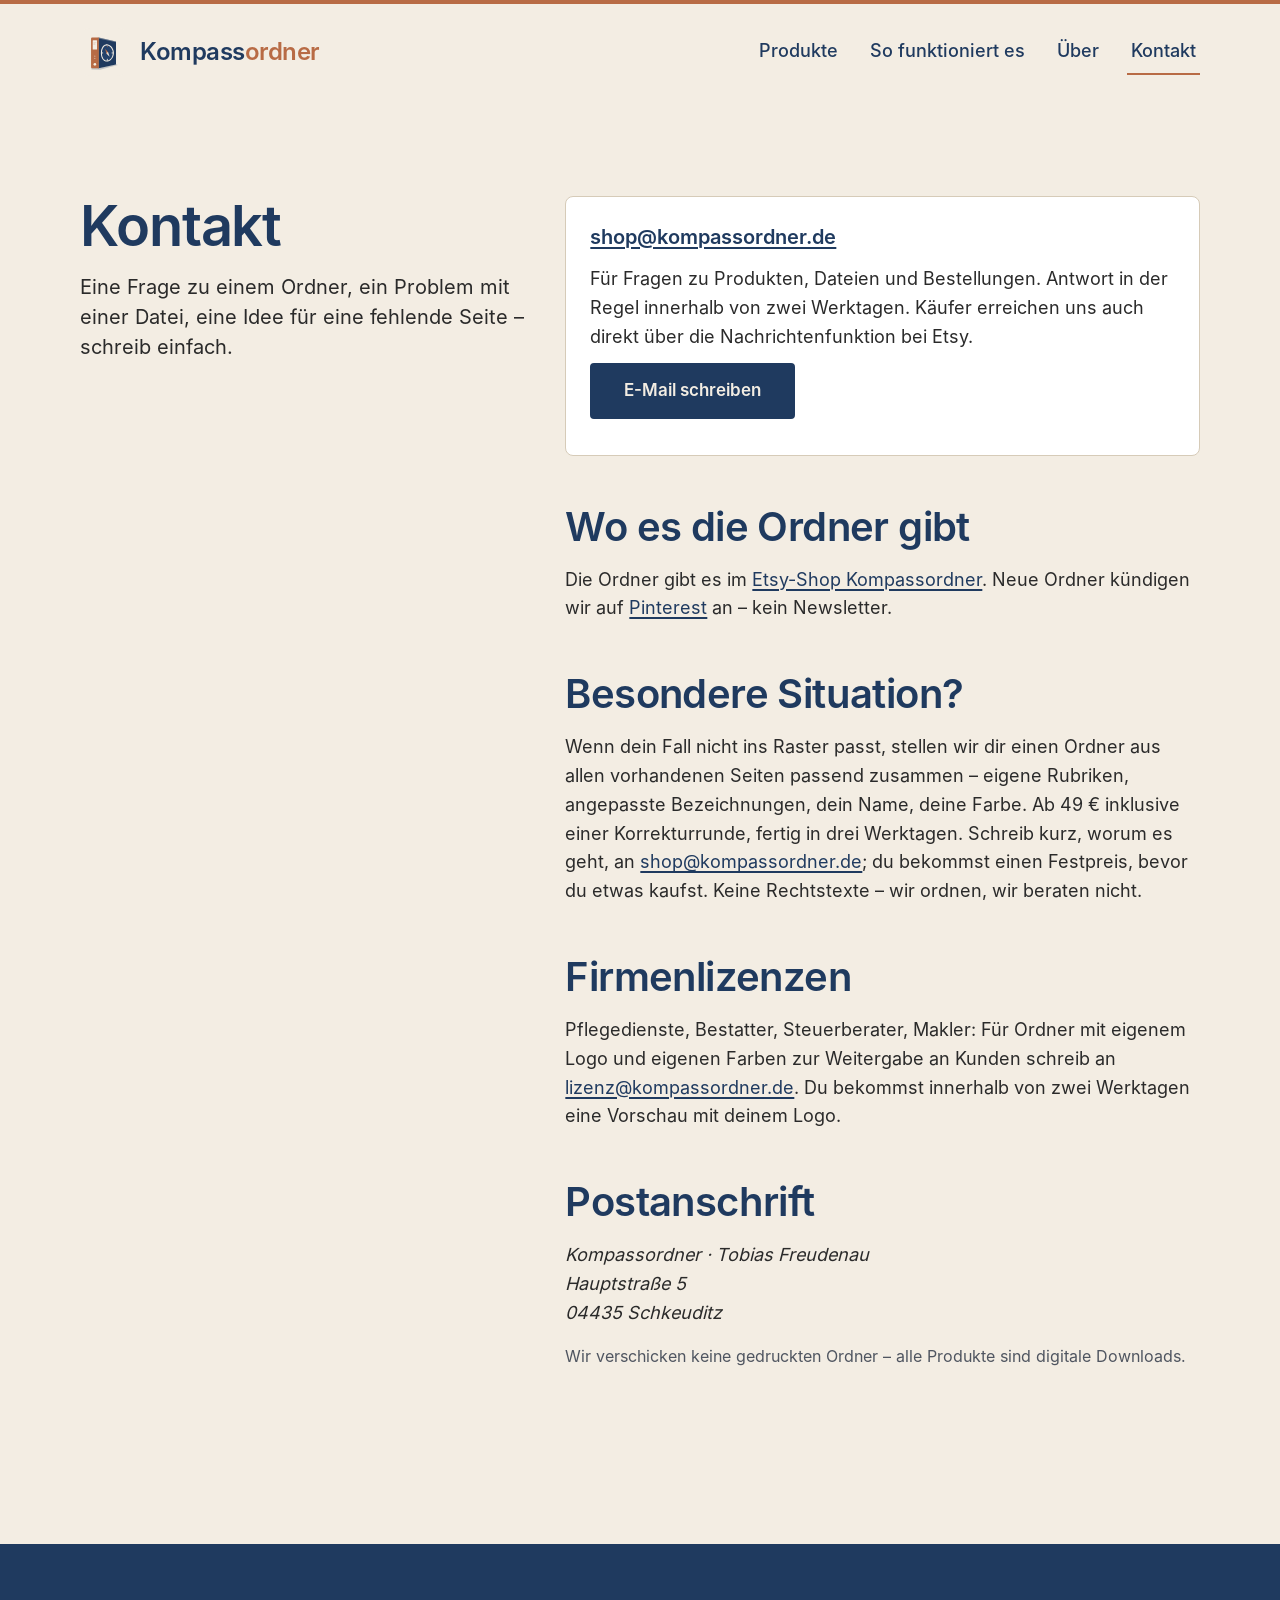
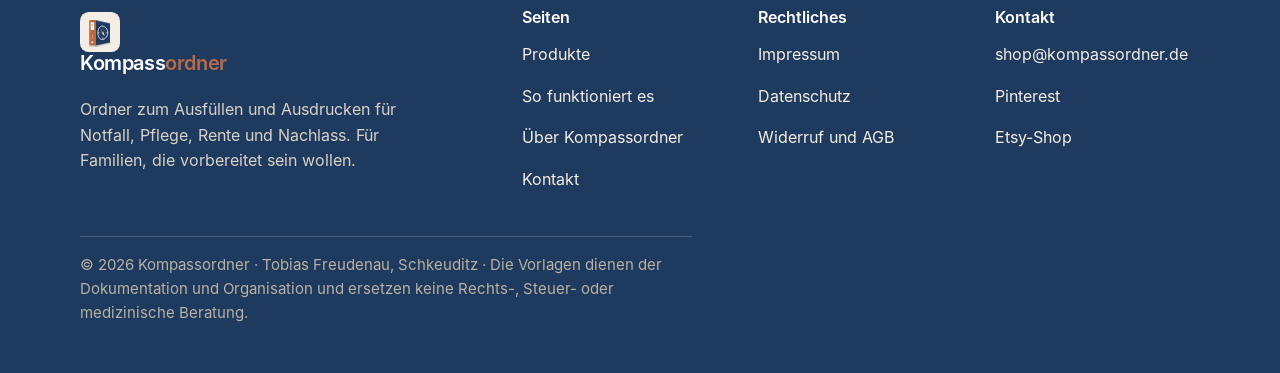
<file: kontakt.html>
<!DOCTYPE html>
<html lang="de">
<head>
<meta charset="utf-8">
<meta name="viewport" content="width=device-width, initial-scale=1">
<title>Kontakt | Kompassordner</title>
<meta name="description" content="Fragen zu Ordnern, Dateien oder Firmenlizenzen: shop@kompassordner.de. Antwort innerhalb von zwei Werktagen.">
<link rel="canonical" href="https://www.kompassordner.de/kontakt.html">
<meta property="og:type" content="website">
<meta property="og:site_name" content="Kompassordner">
<meta property="og:title" content="Kontakt | Kompassordner">
<meta property="og:description" content="Fragen zu Ordnern, Dateien oder Firmenlizenzen: shop@kompassordner.de. Antwort innerhalb von zwei Werktagen.">
<meta property="og:image" content="https://www.kompassordner.de/assets/img/og.jpg">
<meta property="og:locale" content="de_DE">
<meta name="twitter:card" content="summary_large_image">
<link rel="icon" href="favicon.ico" sizes="any">
<link rel="icon" href="assets/img/icon.svg?v=5" type="image/svg+xml">
<link rel="apple-touch-icon" href="assets/img/apple-touch-icon.png?v=5">
<link rel="preload" href="assets/fonts/Inter-Regular.woff2?v=5" as="font" type="font/woff2" crossorigin>
<link rel="preload" href="assets/fonts/Inter-SemiBold.woff2?v=5" as="font" type="font/woff2" crossorigin>
<link rel="stylesheet" href="assets/style.css?v=5">
<meta name="theme-color" content="#1F3A5F">
</head>
<body>
<a class="skip" href="#inhalt">Zum Inhalt springen</a>
<header class="site-head">
  <div class="wrap">
    <a class="brand" href="index.html"><img src="assets/img/icon.svg?v=5" alt="" width="48" height="48"><span class="word">Kompass<span>ordner</span></span></a>
    <nav class="nav" aria-label="Hauptnavigation"><ul><li><a href="produkte.html">Produkte</a></li><li><a href="so-funktioniert-es.html">So funktioniert es</a></li><li><a href="ueber.html">Über</a></li><li><a href="kontakt.html" aria-current="page">Kontakt</a></li></ul></nav>
  </div>
</header>
<main id="inhalt">

<section class="section">
  <div class="wrap grid grid--5-7">
    <div>
      <h1>Kontakt</h1>
      <p class="lead">Eine Frage zu einem Ordner, ein Problem mit einer Datei, eine Idee für eine fehlende Seite – schreib einfach.</p>
    </div>
    <div>
      <div class="contact-card">
        <p class="mail"><a href="mailto:shop@kompassordner.de">shop@kompassordner.de</a></p>
        <p>Für Fragen zu Produkten, Dateien und Bestellungen. Antwort in der Regel innerhalb von zwei Werktagen. Käufer erreichen uns auch direkt über die Nachrichtenfunktion bei Etsy.</p>
        <p class="mb-0"><a class="btn btn--primary" href="mailto:shop@kompassordner.de?subject=Frage%20zu%20Kompassordner">E-Mail schreiben</a></p>
      </div>
      <h2 id="start" style="margin-top:48px">Wo es die Ordner gibt</h2>
      <p>Die Ordner gibt es im <a href="https://www.etsy.com/de/shop/Kompassordner" rel="noopener">Etsy-Shop Kompassordner</a>. Neue Ordner kündigen wir auf <a href="https://www.pinterest.com/kompassordner" rel="noopener">Pinterest</a> an – kein Newsletter.</p>
      <h2 style="margin-top:48px">Besondere Situation?</h2>
      <p>Wenn dein Fall nicht ins Raster passt, stellen wir dir einen Ordner aus allen vorhandenen Seiten passend zusammen – eigene Rubriken, angepasste Bezeichnungen, dein Name, deine Farbe. Ab 49 € inklusive einer Korrekturrunde, fertig in drei Werktagen. Schreib kurz, worum es geht, an <a href="mailto:shop@kompassordner.de?subject=Besondere%20Situation">shop@kompassordner.de</a>; du bekommst einen Festpreis, bevor du etwas kaufst. Keine Rechtstexte – wir ordnen, wir beraten nicht.</p>
      <h2 style="margin-top:48px">Firmenlizenzen</h2>
      <p>Pflegedienste, Bestatter, Steuerberater, Makler: Für Ordner mit eigenem Logo und eigenen Farben zur Weitergabe an Kunden schreib an <a href="mailto:lizenz@kompassordner.de">lizenz@kompassordner.de</a>. Du bekommst innerhalb von zwei Werktagen eine Vorschau mit deinem Logo.</p>
      <h2 style="margin-top:48px">Postanschrift</h2>
      <address class="prose">Kompassordner · Tobias Freudenau<br>Hauptstraße 5<br>04435 Schkeuditz</address>
      <p class="small soft" style="margin-top:16px">Wir verschicken keine gedruckten Ordner – alle Produkte sind digitale Downloads.</p>
    </div>
  </div>
</section>

</main>
<footer class="site-foot">
  <div class="wrap">
    <div class="cols">
      <div>
        <a class="brand" href="index.html"><img src="assets/img/icon.svg?v=5" alt="" width="40" height="40"><span class="word">Kompass<span>ordner</span></span></a>
        <p style="max-width:34ch;margin-top:16px">Ordner zum Ausfüllen und Ausdrucken für Notfall, Pflege, Rente und Nachlass. Für Familien, die vorbereitet sein wollen.</p>
      </div>
      <div>
        <h2>Seiten</h2>
        <ul>
          <li><a href="produkte.html">Produkte</a></li>
          <li><a href="so-funktioniert-es.html">So funktioniert es</a></li>
          <li><a href="ueber.html">Über Kompassordner</a></li>
          <li><a href="kontakt.html">Kontakt</a></li>
        </ul>
      </div>
      <div>
        <h2>Rechtliches</h2>
        <ul>
          <li><a href="impressum.html">Impressum</a></li>
          <li><a href="datenschutz.html">Datenschutz</a></li>
          <li><a href="widerruf-agb.html">Widerruf und AGB</a></li>
        </ul>
      </div>
      <div>
        <h2>Kontakt</h2>
        <ul>
          <li><a href="mailto:shop@kompassordner.de">shop@kompassordner.de</a></li>
          <li><a href="https://www.pinterest.com/kompassordner" rel="noopener">Pinterest</a></li>
          <li><a href="https://www.etsy.com/de/shop/Kompassordner" rel="noopener">Etsy-Shop</a></li>
        </ul>
      </div>
    </div>
    <p class="legal">© 2026 Kompassordner · Tobias Freudenau, Schkeuditz · Die Vorlagen dienen der Dokumentation und Organisation und ersetzen keine Rechts-, Steuer- oder medizinische Beratung.</p>
  </div>
</footer>
</body>
</html>
</file>
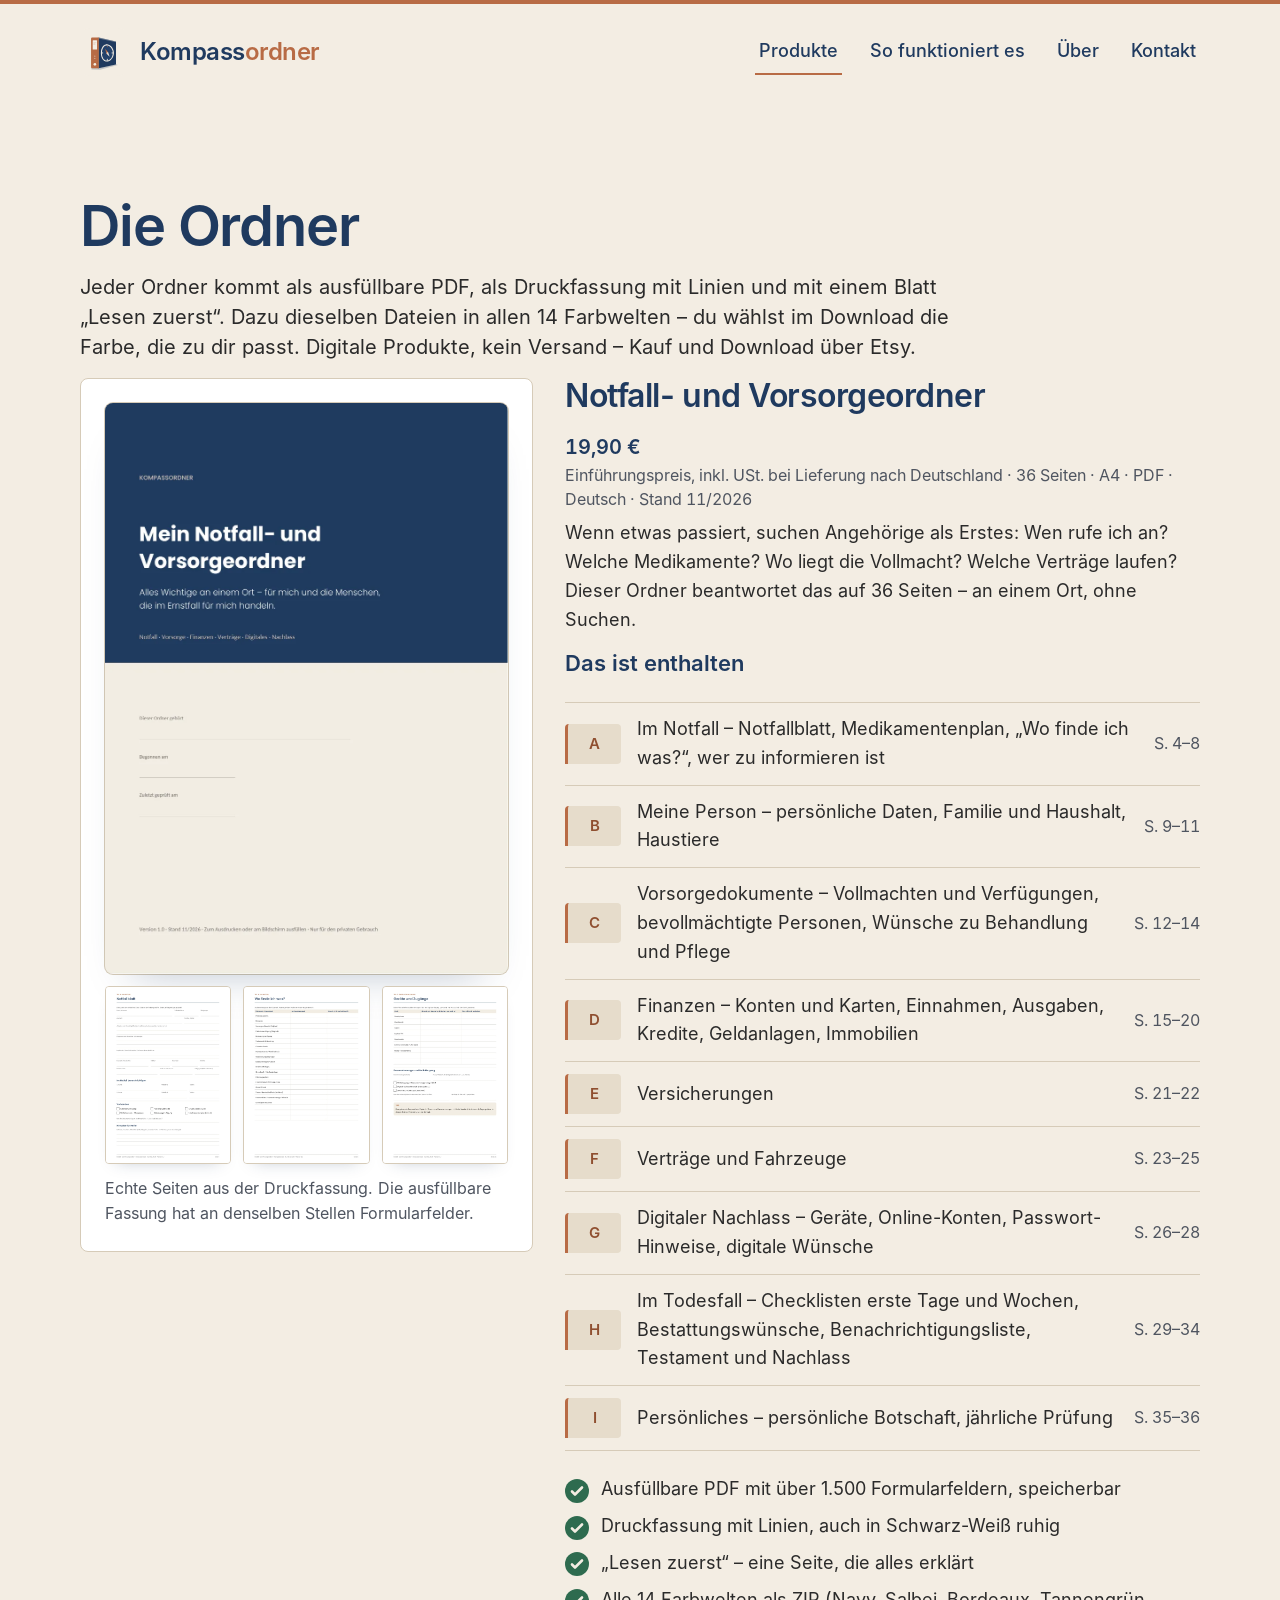
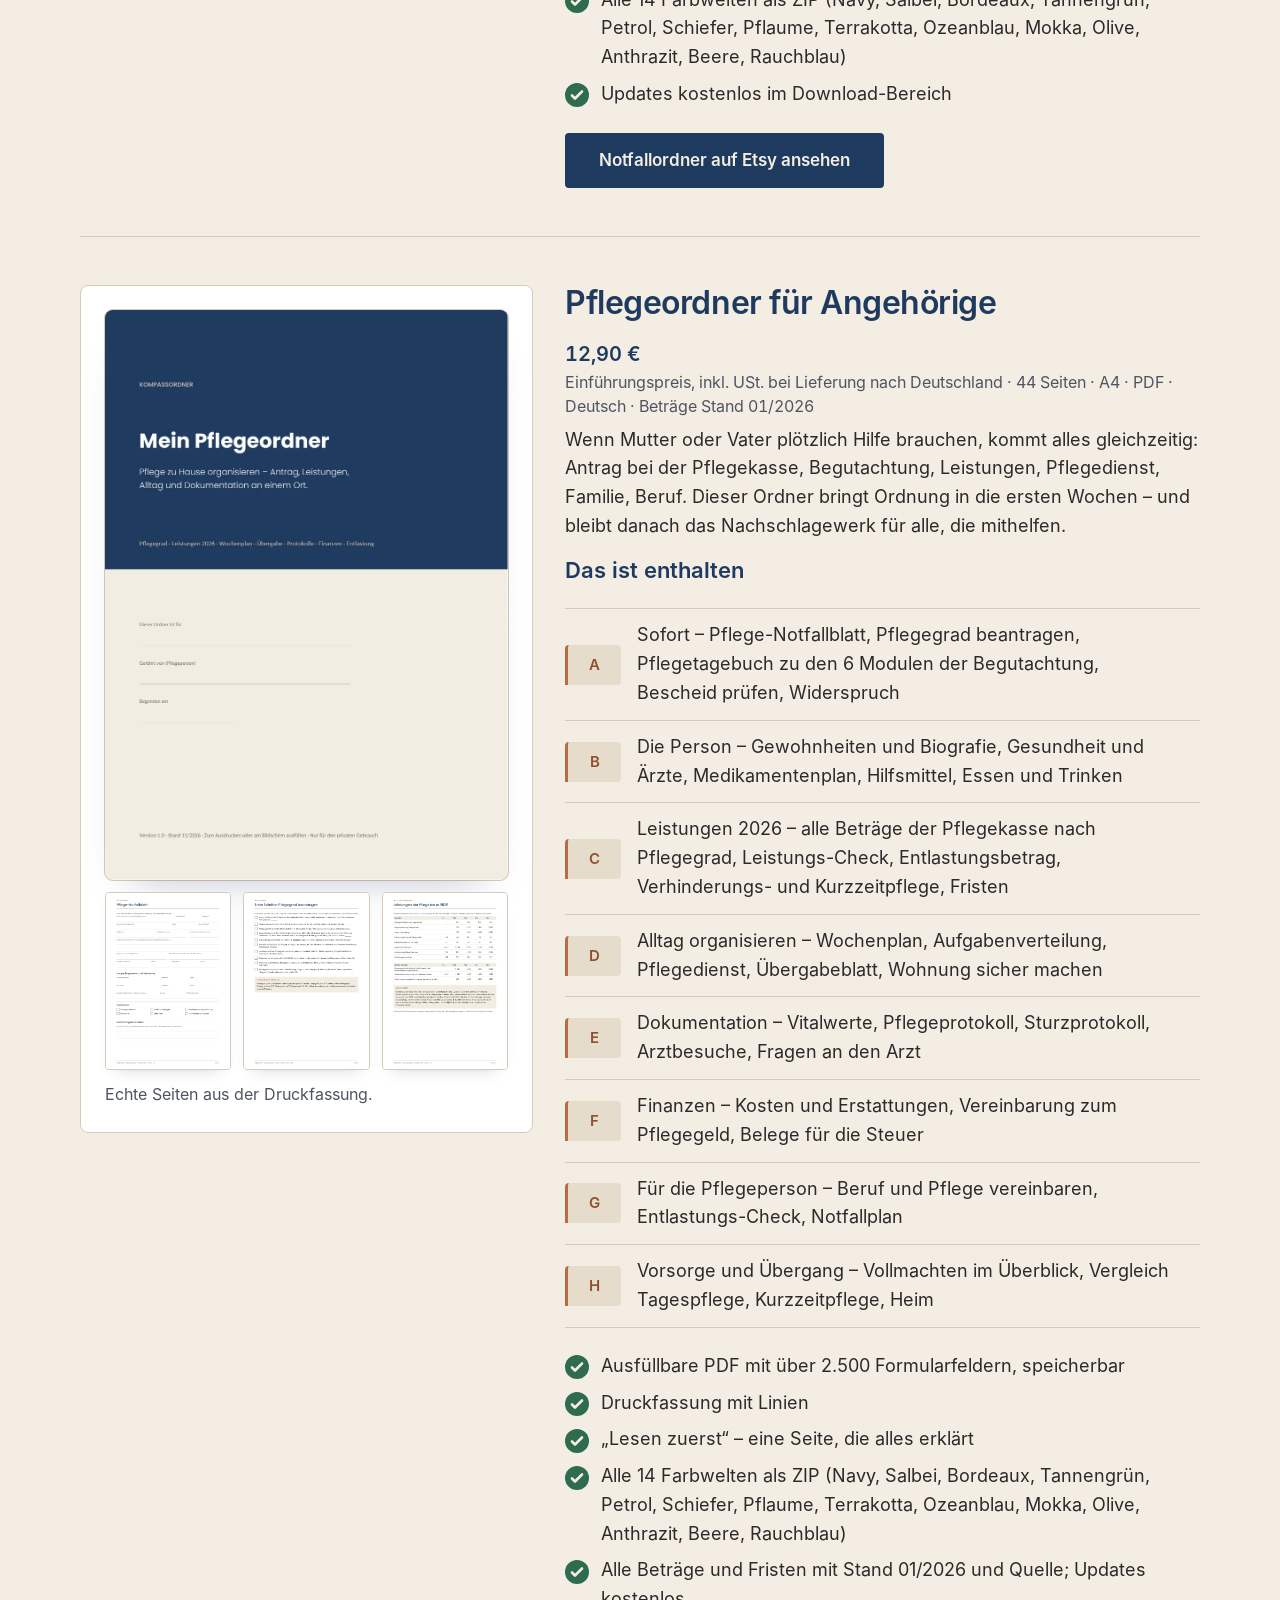
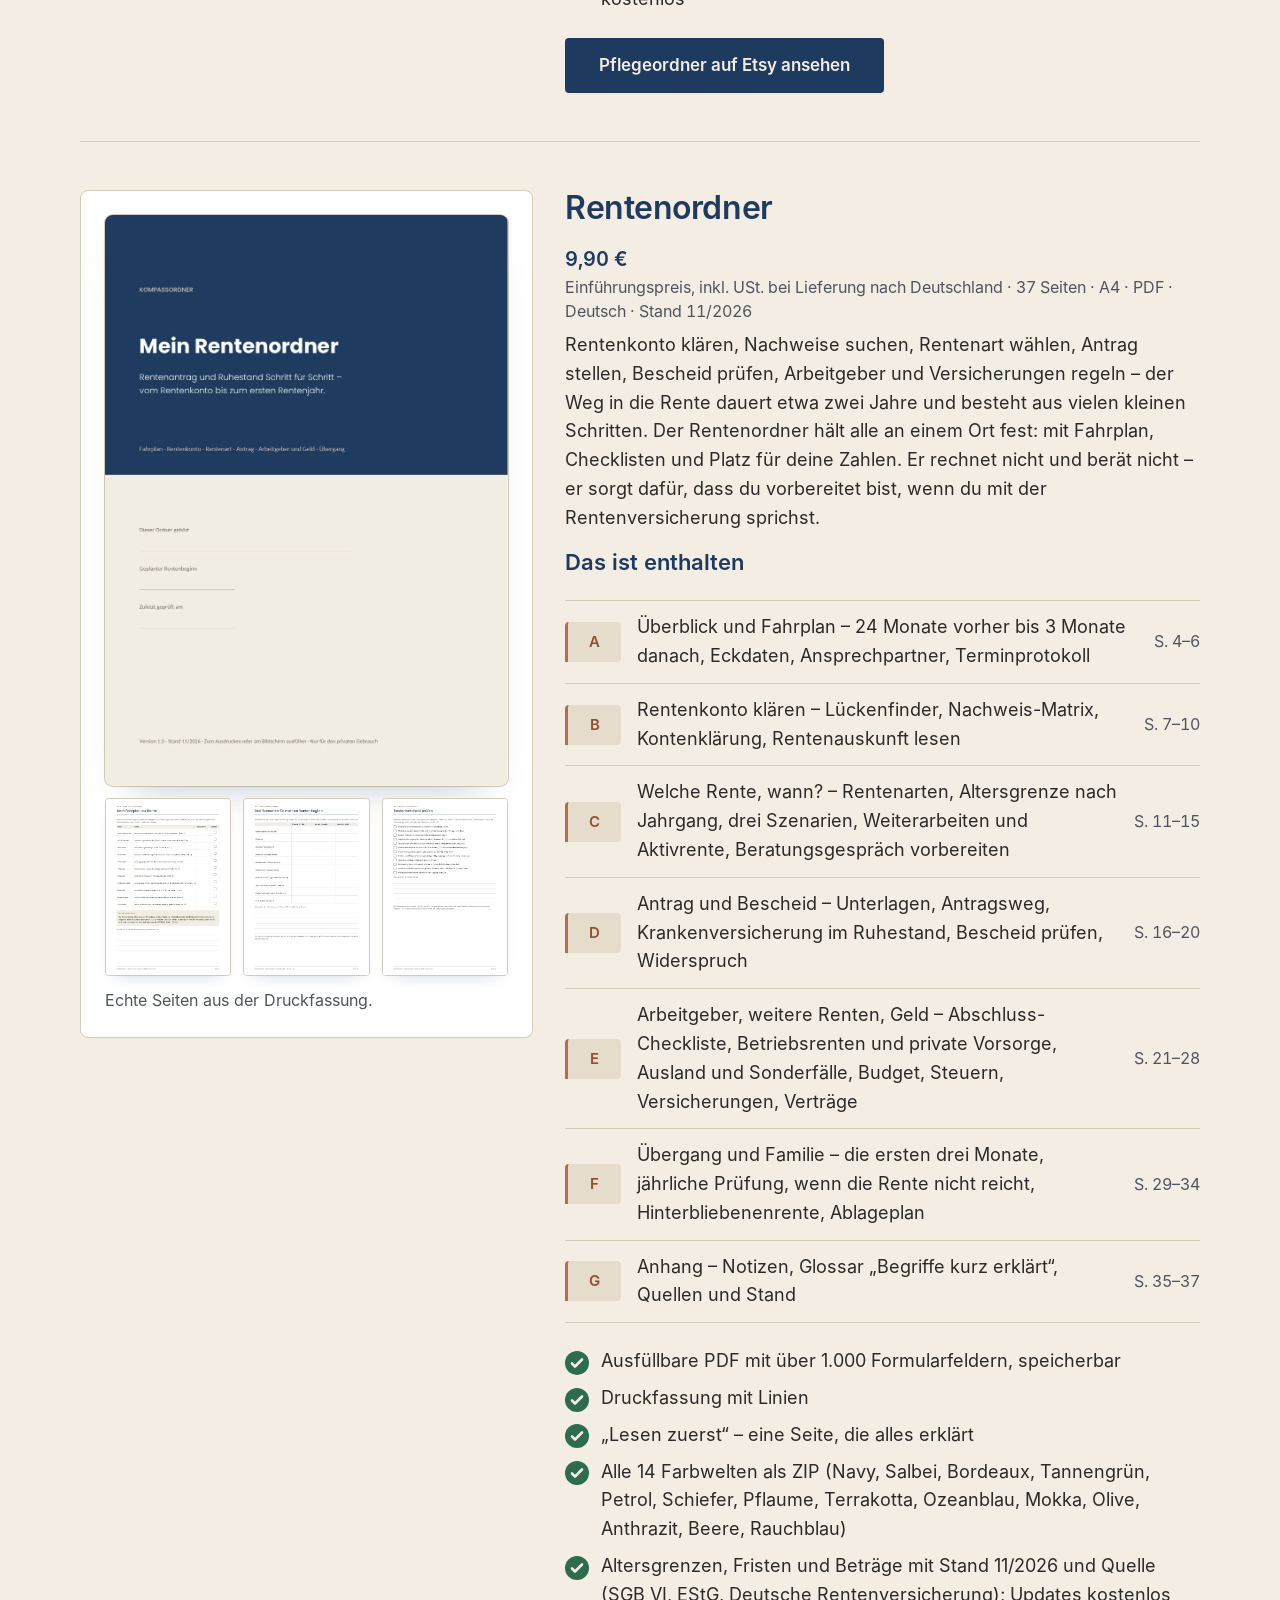
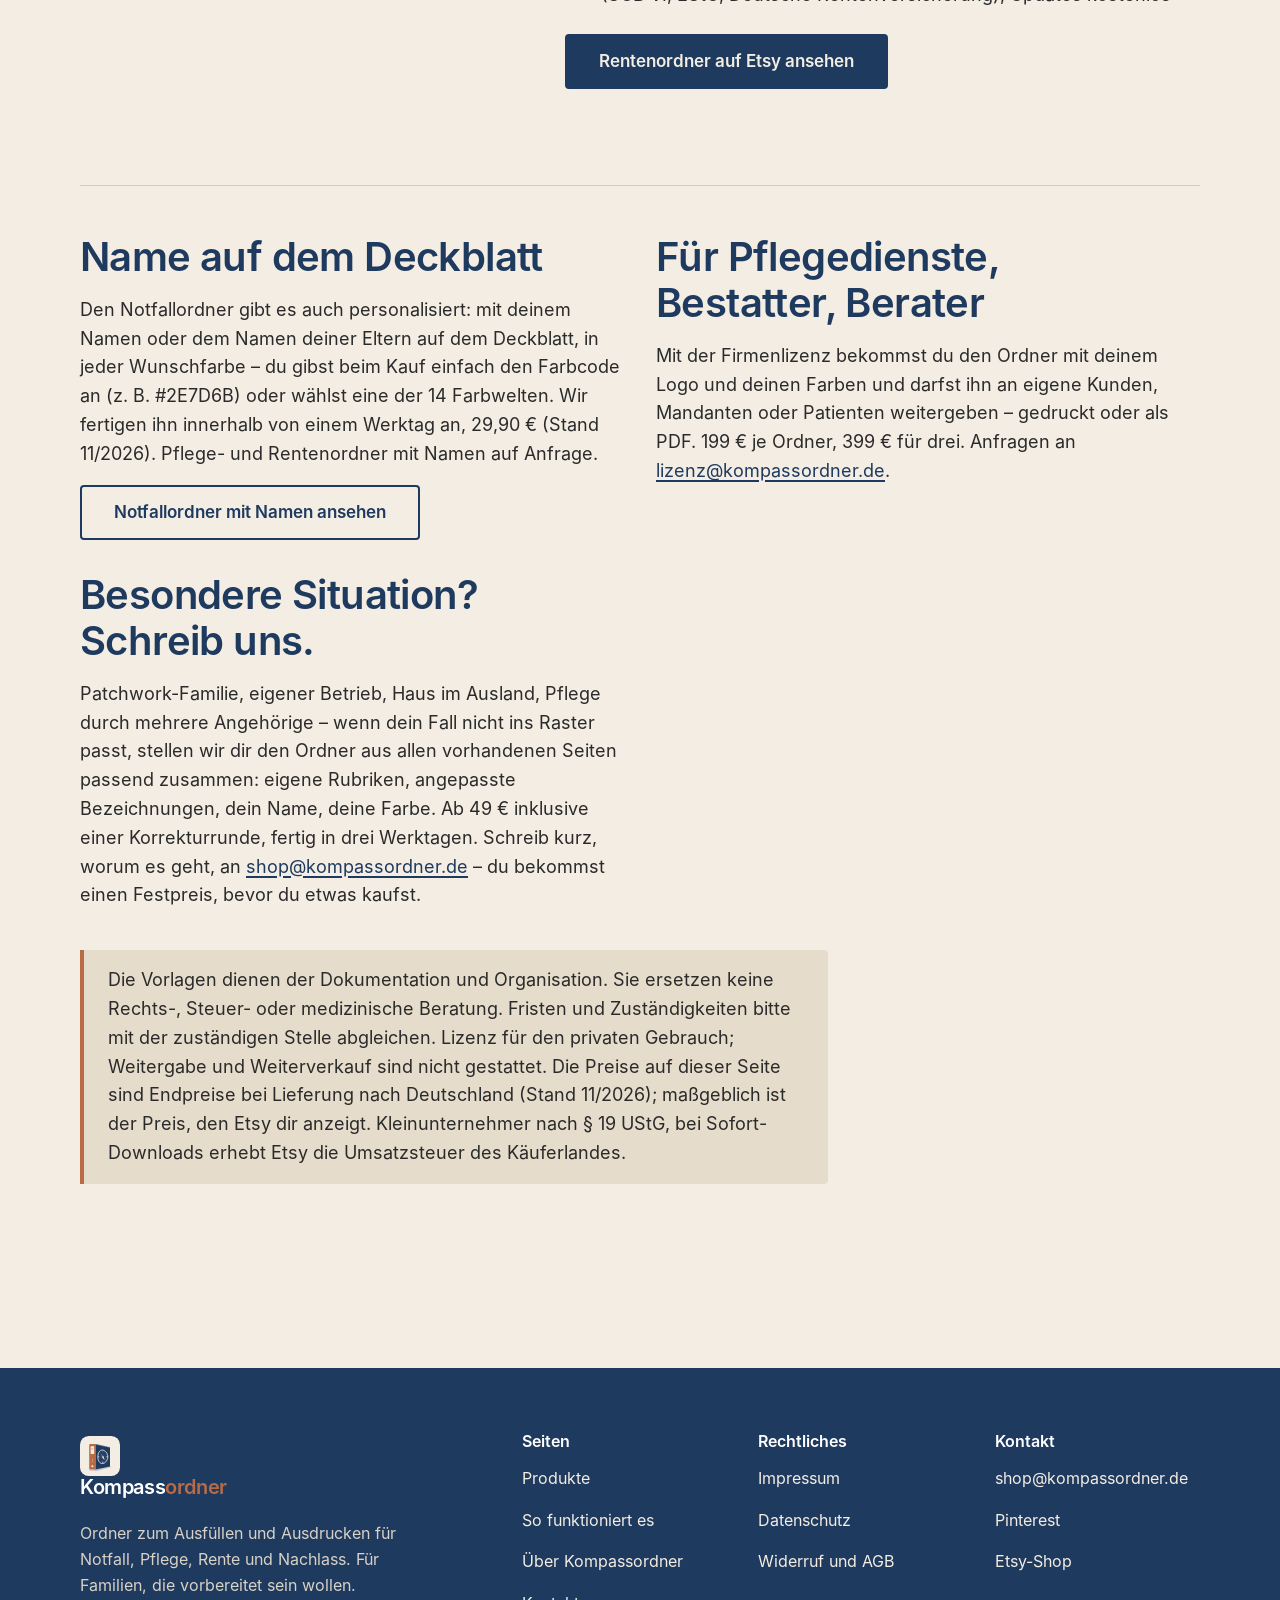
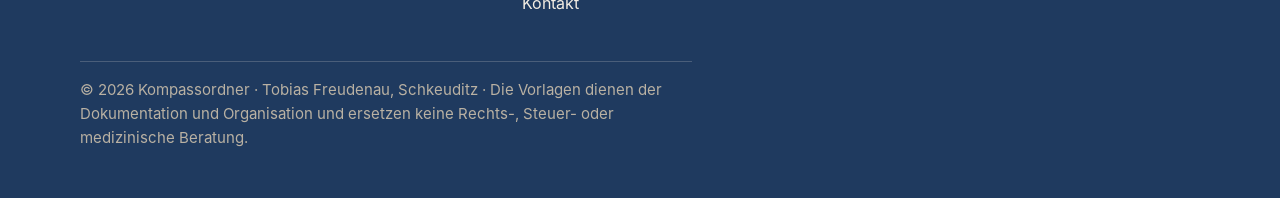
<file: produkte.html>
<!DOCTYPE html>
<html lang="de">
<head>
<meta charset="utf-8">
<meta name="viewport" content="width=device-width, initial-scale=1">
<title>Produkte – Notfallordner, Pflegeordner und Rentenordner zum Ausfüllen | Kompassordner</title>
<meta name="description" content="Notfall- und Vorsorgeordner (36 Seiten), Pflegeordner für Angehörige (44 Seiten) und Rentenordner (37 Seiten) als ausfüllbare PDF und Druckfassung. Inhalt, Preise, Lizenzen.">
<link rel="canonical" href="https://www.kompassordner.de/produkte.html">
<meta property="og:type" content="website">
<meta property="og:site_name" content="Kompassordner">
<meta property="og:title" content="Produkte – Notfallordner, Pflegeordner und Rentenordner zum Ausfüllen | Kompassordner">
<meta property="og:description" content="Notfall- und Vorsorgeordner (36 Seiten), Pflegeordner für Angehörige (44 Seiten) und Rentenordner (37 Seiten) als ausfüllbare PDF und Druckfassung. Inhalt, Preise, Lizenzen.">
<meta property="og:image" content="https://www.kompassordner.de/assets/img/og.jpg">
<meta property="og:locale" content="de_DE">
<meta name="twitter:card" content="summary_large_image">
<link rel="icon" href="favicon.ico" sizes="any">
<link rel="icon" href="assets/img/icon.svg?v=5" type="image/svg+xml">
<link rel="apple-touch-icon" href="assets/img/apple-touch-icon.png?v=5">
<link rel="preload" href="assets/fonts/Inter-Regular.woff2?v=5" as="font" type="font/woff2" crossorigin>
<link rel="preload" href="assets/fonts/Inter-SemiBold.woff2?v=5" as="font" type="font/woff2" crossorigin>
<link rel="stylesheet" href="assets/style.css?v=5">
<meta name="theme-color" content="#1F3A5F">
</head>
<body>
<a class="skip" href="#inhalt">Zum Inhalt springen</a>
<header class="site-head">
  <div class="wrap">
    <a class="brand" href="index.html"><img src="assets/img/icon.svg?v=5" alt="" width="48" height="48"><span class="word">Kompass<span>ordner</span></span></a>
    <nav class="nav" aria-label="Hauptnavigation"><ul><li><a href="produkte.html" aria-current="page">Produkte</a></li><li><a href="so-funktioniert-es.html">So funktioniert es</a></li><li><a href="ueber.html">Über</a></li><li><a href="kontakt.html">Kontakt</a></li></ul></nav>
  </div>
</header>
<main id="inhalt">

<section class="section">
  <div class="wrap">
    <h1>Die Ordner</h1>
    <p class="lead">Jeder Ordner kommt als ausfüllbare PDF, als Druckfassung mit Linien und mit einem Blatt „Lesen zuerst“. Dazu dieselben Dateien in allen 14 Farbwelten – du wählst im Download die Farbe, die zu dir passt. Digitale Produkte, kein Versand – Kauf und Download über Etsy.</p>

    <article class="product" id="notfallordner">
      <div class="grid grid--5-7">
        <figure class="shelf">
          <img class="doc" src="assets/img/notfall-cover.webp?v=5" alt="Deckblatt „Mein Notfall- und Vorsorgeordner“" width="910" height="1287">
          <div class="thumbs">
            <img src="assets/img/notfall-s04.webp?v=5" alt="Seite 4: Notfallblatt mit Feldern für Kontakte, Medikamente und Vorsorgedokumente" width="910" height="1287" loading="lazy">
            <img src="assets/img/notfall-s06.webp?v=5" alt="Seite 6: Medikamentenplan als Tabelle" width="910" height="1287" loading="lazy">
            <img src="assets/img/notfall-s26.webp?v=5" alt="Seite 26: Digitaler Nachlass – Geräte und Online-Konten" width="910" height="1287" loading="lazy">
          </div>
          <figcaption>Echte Seiten aus der Druckfassung. Die ausfüllbare Fassung hat an denselben Stellen Formularfelder.</figcaption>
        </figure>
        <div>
          <h2 style="font-size:2rem">Notfall- und Vorsorgeordner</h2>
          <p class="price">19,90 €<small>Einführungspreis, inkl. USt. bei Lieferung nach Deutschland · 36 Seiten · A4 · PDF · Deutsch · Stand 11/2026</small></p>
          <p>Wenn etwas passiert, suchen Angehörige als Erstes: Wen rufe ich an? Welche Medikamente? Wo liegt die Vollmacht? Welche Verträge laufen? Dieser Ordner beantwortet das auf 36 Seiten – an einem Ort, ohne Suchen.</p>
          <h3>Das ist enthalten</h3>
          <ol class="register"><li><span class="tab">A</span><span>Im Notfall – Notfallblatt, Medikamentenplan, „Wo finde ich was?“, wer zu informieren ist</span><span class="pages">S. 4–8</span></li><li><span class="tab">B</span><span>Meine Person – persönliche Daten, Familie und Haushalt, Haustiere</span><span class="pages">S. 9–11</span></li><li><span class="tab">C</span><span>Vorsorgedokumente – Vollmachten und Verfügungen, bevollmächtigte Personen, Wünsche zu Behandlung und Pflege</span><span class="pages">S. 12–14</span></li><li><span class="tab">D</span><span>Finanzen – Konten und Karten, Einnahmen, Ausgaben, Kredite, Geldanlagen, Immobilien</span><span class="pages">S. 15–20</span></li><li><span class="tab">E</span><span>Versicherungen</span><span class="pages">S. 21–22</span></li><li><span class="tab">F</span><span>Verträge und Fahrzeuge</span><span class="pages">S. 23–25</span></li><li><span class="tab">G</span><span>Digitaler Nachlass – Geräte, Online-Konten, Passwort-Hinweise, digitale Wünsche</span><span class="pages">S. 26–28</span></li><li><span class="tab">H</span><span>Im Todesfall – Checklisten erste Tage und Wochen, Bestattungswünsche, Benachrichtigungsliste, Testament und Nachlass</span><span class="pages">S. 29–34</span></li><li><span class="tab">I</span><span>Persönliches – persönliche Botschaft, jährliche Prüfung</span><span class="pages">S. 35–36</span></li></ol>
          <ul class="check" style="margin-top:24px">
            <li>Ausfüllbare PDF mit über 1.500 Formularfeldern, speicherbar</li>
            <li>Druckfassung mit Linien, auch in Schwarz-Weiß ruhig</li>
            <li>„Lesen zuerst“ – eine Seite, die alles erklärt</li>
            <li>Alle 14 Farbwelten als ZIP (Navy, Salbei, Bordeaux, Tannengrün, Petrol, Schiefer, Pflaume, Terrakotta, Ozeanblau, Mokka, Olive, Anthrazit, Beere, Rauchblau)</li>
            <li>Updates kostenlos im Download-Bereich</li>
          </ul>
          <div class="actions"><a class="btn btn--primary" href="https://www.etsy.com/de/listing/4613325128" rel="noopener">Notfallordner auf Etsy ansehen</a></div>
        </div>
      </div>
    </article>

    <article class="product" id="pflegeordner">
      <div class="grid grid--5-7">
        <figure class="shelf">
          <img class="doc" src="assets/img/pflege-cover.webp?v=5" alt="Deckblatt „Mein Pflegeordner“" width="910" height="1287" loading="lazy">
          <div class="thumbs">
            <img src="assets/img/pflege-s04.webp?v=5" alt="Seite 4: Pflege-Notfallblatt mit Kontakten und Hauptpflegeperson" width="910" height="1287" loading="lazy">
            <img src="assets/img/pflege-s06.webp?v=5" alt="Seite 6: Checkliste „Erste Schritte: Pflegegrad beantragen“" width="910" height="1287" loading="lazy">
            <img src="assets/img/pflege-s17.webp?v=5" alt="Seite 17: Leistungen der Pflegekasse nach Pflegegrad" width="910" height="1287" loading="lazy">
          </div>
          <figcaption>Echte Seiten aus der Druckfassung.</figcaption>
        </figure>
        <div>
          <h2 style="font-size:2rem">Pflegeordner für Angehörige</h2>
          <p class="price">12,90 €<small>Einführungspreis, inkl. USt. bei Lieferung nach Deutschland · 44 Seiten · A4 · PDF · Deutsch · Beträge Stand 01/2026</small></p>
          <p>Wenn Mutter oder Vater plötzlich Hilfe brauchen, kommt alles gleichzeitig: Antrag bei der Pflegekasse, Begutachtung, Leistungen, Pflegedienst, Familie, Beruf. Dieser Ordner bringt Ordnung in die ersten Wochen – und bleibt danach das Nachschlagewerk für alle, die mithelfen.</p>
          <h3>Das ist enthalten</h3>
          <ol class="register"><li><span class="tab">A</span><span>Sofort – Pflege-Notfallblatt, Pflegegrad beantragen, Pflegetagebuch zu den 6 Modulen der Begutachtung, Bescheid prüfen, Widerspruch</span><span class="pages"></span></li><li><span class="tab">B</span><span>Die Person – Gewohnheiten und Biografie, Gesundheit und Ärzte, Medikamentenplan, Hilfsmittel, Essen und Trinken</span><span class="pages"></span></li><li><span class="tab">C</span><span>Leistungen 2026 – alle Beträge der Pflegekasse nach Pflegegrad, Leistungs-Check, Entlastungsbetrag, Verhinderungs- und Kurzzeitpflege, Fristen</span><span class="pages"></span></li><li><span class="tab">D</span><span>Alltag organisieren – Wochenplan, Aufgabenverteilung, Pflegedienst, Übergabeblatt, Wohnung sicher machen</span><span class="pages"></span></li><li><span class="tab">E</span><span>Dokumentation – Vitalwerte, Pflegeprotokoll, Sturzprotokoll, Arztbesuche, Fragen an den Arzt</span><span class="pages"></span></li><li><span class="tab">F</span><span>Finanzen – Kosten und Erstattungen, Vereinbarung zum Pflegegeld, Belege für die Steuer</span><span class="pages"></span></li><li><span class="tab">G</span><span>Für die Pflegeperson – Beruf und Pflege vereinbaren, Entlastungs-Check, Notfallplan</span><span class="pages"></span></li><li><span class="tab">H</span><span>Vorsorge und Übergang – Vollmachten im Überblick, Vergleich Tagespflege, Kurzzeitpflege, Heim</span><span class="pages"></span></li></ol>
          <ul class="check" style="margin-top:24px">
            <li>Ausfüllbare PDF mit über 2.500 Formularfeldern, speicherbar</li>
            <li>Druckfassung mit Linien</li>
            <li>„Lesen zuerst“ – eine Seite, die alles erklärt</li>
            <li>Alle 14 Farbwelten als ZIP (Navy, Salbei, Bordeaux, Tannengrün, Petrol, Schiefer, Pflaume, Terrakotta, Ozeanblau, Mokka, Olive, Anthrazit, Beere, Rauchblau)</li>
            <li>Alle Beträge und Fristen mit Stand 01/2026 und Quelle; Updates kostenlos</li>
          </ul>
          <div class="actions"><a class="btn btn--primary" href="https://www.etsy.com/de/listing/4613311315" rel="noopener">Pflegeordner auf Etsy ansehen</a></div>
        </div>
      </div>
    </article>

    <article class="product" id="rentenordner">
      <div class="grid grid--5-7">
        <figure class="shelf">
          <img class="doc" src="assets/img/rente-cover.webp?v=5" alt="Deckblatt „Mein Rentenordner“" width="910" height="1287" loading="lazy">
          <div class="thumbs">
            <img src="assets/img/rente-s04.webp?v=5" alt="Seite 4: Fahrplan zur Rente – 24 Monate vor dem Rentenbeginn bis 3 Monate danach" width="910" height="1287" loading="lazy">
            <img src="assets/img/rente-s13.webp?v=5" alt="Seite 13: Drei Szenarien für den Rentenbeginn nebeneinander" width="910" height="1287" loading="lazy">
            <img src="assets/img/rente-s19.webp?v=5" alt="Seite 19: Rentenbescheid prüfen – Checkliste" width="910" height="1287" loading="lazy">
          </div>
          <figcaption>Echte Seiten aus der Druckfassung.</figcaption>
        </figure>
        <div>
          <h2 style="font-size:2rem">Rentenordner</h2>
          <p class="price">9,90 €<small>Einführungspreis, inkl. USt. bei Lieferung nach Deutschland · 37 Seiten · A4 · PDF · Deutsch · Stand 11/2026</small></p>
          <p>Rentenkonto klären, Nachweise suchen, Rentenart wählen, Antrag stellen, Bescheid prüfen, Arbeitgeber und Versicherungen regeln – der Weg in die Rente dauert etwa zwei Jahre und besteht aus vielen kleinen Schritten. Der Rentenordner hält alle an einem Ort fest: mit Fahrplan, Checklisten und Platz für deine Zahlen. Er rechnet nicht und berät nicht – er sorgt dafür, dass du vorbereitet bist, wenn du mit der Rentenversicherung sprichst.</p>
          <h3>Das ist enthalten</h3>
          <ol class="register"><li><span class="tab">A</span><span>Überblick und Fahrplan – 24 Monate vorher bis 3 Monate danach, Eckdaten, Ansprechpartner, Terminprotokoll</span><span class="pages">S. 4–6</span></li><li><span class="tab">B</span><span>Rentenkonto klären – Lückenfinder, Nachweis-Matrix, Kontenklärung, Rentenauskunft lesen</span><span class="pages">S. 7–10</span></li><li><span class="tab">C</span><span>Welche Rente, wann? – Rentenarten, Altersgrenze nach Jahrgang, drei Szenarien, Weiterarbeiten und Aktivrente, Beratungsgespräch vorbereiten</span><span class="pages">S. 11–15</span></li><li><span class="tab">D</span><span>Antrag und Bescheid – Unterlagen, Antragsweg, Krankenversicherung im Ruhestand, Bescheid prüfen, Widerspruch</span><span class="pages">S. 16–20</span></li><li><span class="tab">E</span><span>Arbeitgeber, weitere Renten, Geld – Abschluss-Checkliste, Betriebsrenten und private Vorsorge, Ausland und Sonderfälle, Budget, Steuern, Versicherungen, Verträge</span><span class="pages">S. 21–28</span></li><li><span class="tab">F</span><span>Übergang und Familie – die ersten drei Monate, jährliche Prüfung, wenn die Rente nicht reicht, Hinterbliebenenrente, Ablageplan</span><span class="pages">S. 29–34</span></li><li><span class="tab">G</span><span>Anhang – Notizen, Glossar „Begriffe kurz erklärt“, Quellen und Stand</span><span class="pages">S. 35–37</span></li></ol>
          <ul class="check" style="margin-top:24px">
            <li>Ausfüllbare PDF mit über 1.000 Formularfeldern, speicherbar</li>
            <li>Druckfassung mit Linien</li>
            <li>„Lesen zuerst“ – eine Seite, die alles erklärt</li>
            <li>Alle 14 Farbwelten als ZIP (Navy, Salbei, Bordeaux, Tannengrün, Petrol, Schiefer, Pflaume, Terrakotta, Ozeanblau, Mokka, Olive, Anthrazit, Beere, Rauchblau)</li>
            <li>Altersgrenzen, Fristen und Beträge mit Stand 11/2026 und Quelle (SGB VI, EStG, Deutsche Rentenversicherung); Updates kostenlos</li>
          </ul>
          <div class="actions"><a class="btn btn--primary" href="https://www.etsy.com/de/listing/4613313489" rel="noopener">Rentenordner auf Etsy ansehen</a></div>
        </div>
      </div>
    </article>

    <hr>
    <div class="grid grid--2">
      <div>
        <h2>Name auf dem Deckblatt</h2>
        <p>Den Notfallordner gibt es auch personalisiert: mit deinem Namen oder dem Namen deiner Eltern auf dem Deckblatt, in jeder Wunschfarbe – du gibst beim Kauf einfach den Farbcode an (z. B. #2E7D6B) oder wählst eine der 14 Farbwelten. Wir fertigen ihn innerhalb von einem Werktag an, 29,90 € (Stand 11/2026). Pflege- und Rentenordner mit Namen auf Anfrage.</p>
        <p><a class="btn" href="https://www.etsy.com/de/listing/4615645726" rel="noopener">Notfallordner mit Namen ansehen</a></p>
        <h2 style="margin-top:32px">Besondere Situation? Schreib uns.</h2>
        <p>Patchwork-Familie, eigener Betrieb, Haus im Ausland, Pflege durch mehrere Angehörige – wenn dein Fall nicht ins Raster passt, stellen wir dir den Ordner aus allen vorhandenen Seiten passend zusammen: eigene Rubriken, angepasste Bezeichnungen, dein Name, deine Farbe. Ab 49 € inklusive einer Korrekturrunde, fertig in drei Werktagen. Schreib kurz, worum es geht, an <a href="mailto:shop@kompassordner.de?subject=Besondere%20Situation">shop@kompassordner.de</a> – du bekommst einen Festpreis, bevor du etwas kaufst.</p>
      </div>
      <div>
        <h2>Für Pflegedienste, Bestatter, Berater</h2>
        <p>Mit der Firmenlizenz bekommst du den Ordner mit deinem Logo und deinen Farben und darfst ihn an eigene Kunden, Mandanten oder Patienten weitergeben – gedruckt oder als PDF. 199 € je Ordner, 399 € für drei. Anfragen an <a href="mailto:lizenz@kompassordner.de">lizenz@kompassordner.de</a>.</p>
      </div>
    </div>
    <div class="note">
      <p>Die Vorlagen dienen der Dokumentation und Organisation. Sie ersetzen keine Rechts-, Steuer- oder medizinische Beratung. Fristen und Zuständigkeiten bitte mit der zuständigen Stelle abgleichen. Lizenz für den privaten Gebrauch; Weitergabe und Weiterverkauf sind nicht gestattet. Die Preise auf dieser Seite sind Endpreise bei Lieferung nach Deutschland (Stand 11/2026); maßgeblich ist der Preis, den Etsy dir anzeigt. Kleinunternehmer nach § 19 UStG, bei Sofort-Downloads erhebt Etsy die Umsatzsteuer des Käuferlandes.</p>
    </div>
  </div>
</section>

</main>
<footer class="site-foot">
  <div class="wrap">
    <div class="cols">
      <div>
        <a class="brand" href="index.html"><img src="assets/img/icon.svg?v=5" alt="" width="40" height="40"><span class="word">Kompass<span>ordner</span></span></a>
        <p style="max-width:34ch;margin-top:16px">Ordner zum Ausfüllen und Ausdrucken für Notfall, Pflege, Rente und Nachlass. Für Familien, die vorbereitet sein wollen.</p>
      </div>
      <div>
        <h2>Seiten</h2>
        <ul>
          <li><a href="produkte.html">Produkte</a></li>
          <li><a href="so-funktioniert-es.html">So funktioniert es</a></li>
          <li><a href="ueber.html">Über Kompassordner</a></li>
          <li><a href="kontakt.html">Kontakt</a></li>
        </ul>
      </div>
      <div>
        <h2>Rechtliches</h2>
        <ul>
          <li><a href="impressum.html">Impressum</a></li>
          <li><a href="datenschutz.html">Datenschutz</a></li>
          <li><a href="widerruf-agb.html">Widerruf und AGB</a></li>
        </ul>
      </div>
      <div>
        <h2>Kontakt</h2>
        <ul>
          <li><a href="mailto:shop@kompassordner.de">shop@kompassordner.de</a></li>
          <li><a href="https://www.pinterest.com/kompassordner" rel="noopener">Pinterest</a></li>
          <li><a href="https://www.etsy.com/de/shop/Kompassordner" rel="noopener">Etsy-Shop</a></li>
        </ul>
      </div>
    </div>
    <p class="legal">© 2026 Kompassordner · Tobias Freudenau, Schkeuditz · Die Vorlagen dienen der Dokumentation und Organisation und ersetzen keine Rechts-, Steuer- oder medizinische Beratung.</p>
  </div>
</footer>
</body>
</html>
</file>
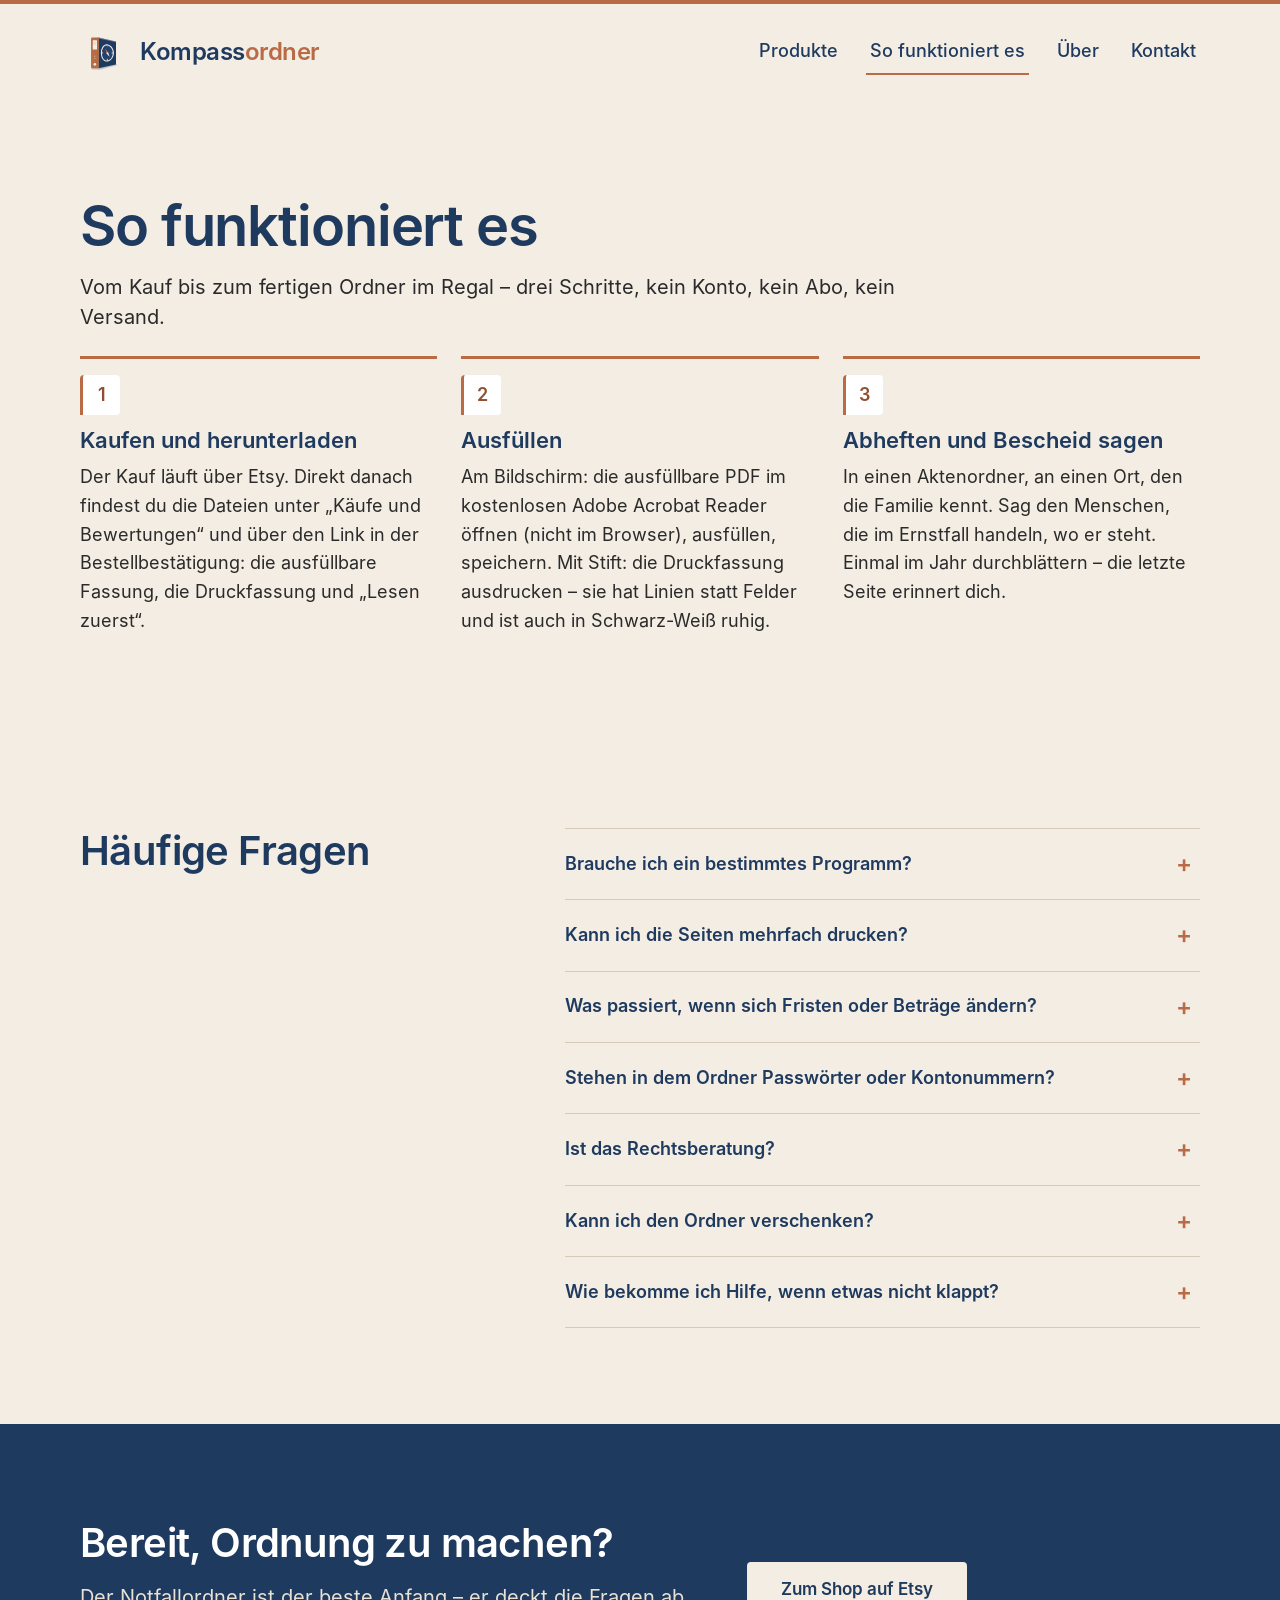
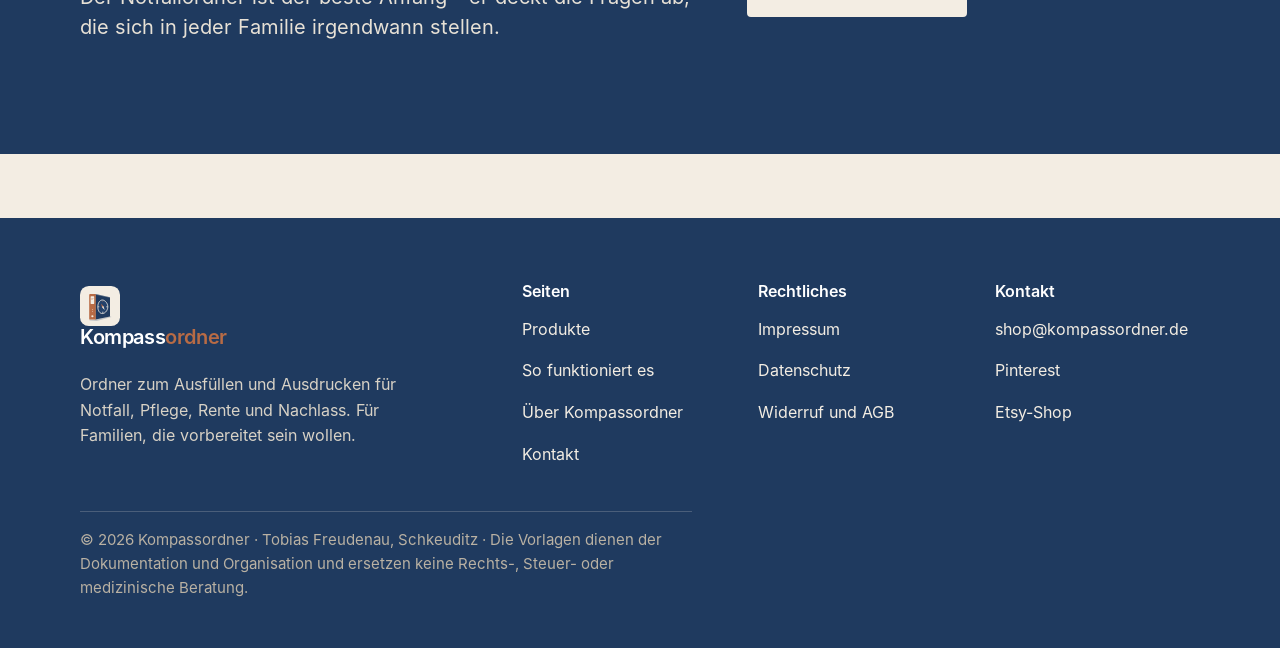
<file: so-funktioniert-es.html>
<!DOCTYPE html>
<html lang="de">
<head>
<meta charset="utf-8">
<meta name="viewport" content="width=device-width, initial-scale=1">
<title>So funktioniert es – Kaufen, ausfüllen, abheften | Kompassordner</title>
<meta name="description" content="Kauf über Etsy, ausfüllbare PDF im Acrobat Reader oder Druckfassung mit Stift, Updates kostenlos. Antworten auf häufige Fragen.">
<link rel="canonical" href="https://www.kompassordner.de/so-funktioniert-es.html">
<meta property="og:type" content="website">
<meta property="og:site_name" content="Kompassordner">
<meta property="og:title" content="So funktioniert es – Kaufen, ausfüllen, abheften | Kompassordner">
<meta property="og:description" content="Kauf über Etsy, ausfüllbare PDF im Acrobat Reader oder Druckfassung mit Stift, Updates kostenlos. Antworten auf häufige Fragen.">
<meta property="og:image" content="https://www.kompassordner.de/assets/img/og.jpg">
<meta property="og:locale" content="de_DE">
<meta name="twitter:card" content="summary_large_image">
<link rel="icon" href="favicon.ico" sizes="any">
<link rel="icon" href="assets/img/icon.svg?v=5" type="image/svg+xml">
<link rel="apple-touch-icon" href="assets/img/apple-touch-icon.png?v=5">
<link rel="preload" href="assets/fonts/Inter-Regular.woff2?v=5" as="font" type="font/woff2" crossorigin>
<link rel="preload" href="assets/fonts/Inter-SemiBold.woff2?v=5" as="font" type="font/woff2" crossorigin>
<link rel="stylesheet" href="assets/style.css?v=5">
<meta name="theme-color" content="#1F3A5F">
</head>
<body>
<a class="skip" href="#inhalt">Zum Inhalt springen</a>
<header class="site-head">
  <div class="wrap">
    <a class="brand" href="index.html"><img src="assets/img/icon.svg?v=5" alt="" width="48" height="48"><span class="word">Kompass<span>ordner</span></span></a>
    <nav class="nav" aria-label="Hauptnavigation"><ul><li><a href="produkte.html">Produkte</a></li><li><a href="so-funktioniert-es.html" aria-current="page">So funktioniert es</a></li><li><a href="ueber.html">Über</a></li><li><a href="kontakt.html">Kontakt</a></li></ul></nav>
  </div>
</header>
<main id="inhalt">

<section class="section">
  <div class="wrap">
    <h1>So funktioniert es</h1>
    <p class="lead">Vom Kauf bis zum fertigen Ordner im Regal – drei Schritte, kein Konto, kein Abo, kein Versand.</p>
    <ol class="steps">
      <li><h3>Kaufen und herunterladen</h3><p>Der Kauf läuft über Etsy. Direkt danach findest du die Dateien unter „Käufe und Bewertungen“ und über den Link in der Bestellbestätigung: die ausfüllbare Fassung, die Druckfassung und „Lesen zuerst“.</p></li>
      <li><h3>Ausfüllen</h3><p>Am Bildschirm: die ausfüllbare PDF im kostenlosen Adobe Acrobat Reader öffnen (nicht im Browser), ausfüllen, speichern. Mit Stift: die Druckfassung ausdrucken – sie hat Linien statt Felder und ist auch in Schwarz-Weiß ruhig.</p></li>
      <li><h3>Abheften und Bescheid sagen</h3><p>In einen Aktenordner, an einen Ort, den die Familie kennt. Sag den Menschen, die im Ernstfall handeln, wo er steht. Einmal im Jahr durchblättern – die letzte Seite erinnert dich.</p></li>
    </ol>
  </div>
</section>

<section class="section">
  <div class="wrap grid grid--5-7">
    <div><h2>Häufige Fragen</h2></div>
    <div>
      <details><summary>Brauche ich ein bestimmtes Programm?</summary><p>Für die ausfüllbare Fassung den kostenlosen Adobe Acrobat Reader (Windows, Mac, iPad, Android). Browser und manche Vorschau-Programme zeigen Formularfelder nicht vollständig an oder speichern Eingaben nicht. Die Druckfassung öffnet jedes PDF-Programm.</p></details>
      <details><summary>Kann ich die Seiten mehrfach drucken?</summary><p>Ja, so oft du willst – für dich und deine Familie im eigenen Haushalt. Nicht erlaubt sind Weitergabe, Verkauf oder gewerbliche Nutzung; dafür gibt es die Firmenlizenz.</p></details>
      <details><summary>Was passiert, wenn sich Fristen oder Beträge ändern?</summary><p>Jede Angabe trägt „Stand MM/JJJJ“. Ändert sich etwas, aktualisieren wir die Datei, und du lädst die neue Fassung kostenlos in deinem Etsy-Download-Bereich herunter.</p></details>
      <details><summary>Stehen in dem Ordner Passwörter oder Kontonummern?</summary><p>Nein, und das ist Absicht. Im Ordner steht nur, <em>wo</em> Zugänge und Unterlagen hinterlegt sind (zum Beispiel „Passwortliste im Safe“) – nie die Zugänge selbst. So kann der Ordner offen im Regal stehen.</p></details>
      <details><summary>Ist das Rechtsberatung?</summary><p>Nein. Die Ordner helfen beim Sammeln, Ordnen und Vorbereiten. Für Vollmachten, Verfügungen, Testament oder Widersprüche sind Notar, Anwältin, Pflegestützpunkt oder Verbraucherzentrale die richtigen Stellen – der Ordner macht diese Gespräche leichter.</p></details>
      <details><summary>Kann ich den Ordner verschenken?</summary><p>Ja. Viele Käufer füllen ihn gemeinsam mit den Eltern aus oder verschenken ihn zum Ruhestand. Wenn das Deckblatt einen Namen tragen soll, gibt es den Notfallordner als personalisierte Fassung in jeder Wunschfarbe (29,90 €).</p></details>
      <details><summary>Wie bekomme ich Hilfe, wenn etwas nicht klappt?</summary><p>Schreib an <a href="mailto:shop@kompassordner.de">shop@kompassordner.de</a> oder über Etsy. Lässt sich eine Datei nicht öffnen oder fehlt eine Seite, bekommst du schnell eine funktionierende Fassung.</p></details>
    </div>
  </div>
</section>

<section class="section section--navy">
  <div class="wrap grid grid--7-5">
    <div>
      <h2>Bereit, Ordnung zu machen?</h2>
      <p class="lead" style="color:#E7E1D6">Der Notfallordner ist der beste Anfang – er deckt die Fragen ab, die sich in jeder Familie irgendwann stellen.</p>
    </div>
    <div class="actions" style="margin-top:0;align-self:center"><a class="btn btn--primary" href="https://www.etsy.com/de/shop/Kompassordner" rel="noopener">Zum Shop auf Etsy</a></div>
  </div>
</section>

</main>
<footer class="site-foot">
  <div class="wrap">
    <div class="cols">
      <div>
        <a class="brand" href="index.html"><img src="assets/img/icon.svg?v=5" alt="" width="40" height="40"><span class="word">Kompass<span>ordner</span></span></a>
        <p style="max-width:34ch;margin-top:16px">Ordner zum Ausfüllen und Ausdrucken für Notfall, Pflege, Rente und Nachlass. Für Familien, die vorbereitet sein wollen.</p>
      </div>
      <div>
        <h2>Seiten</h2>
        <ul>
          <li><a href="produkte.html">Produkte</a></li>
          <li><a href="so-funktioniert-es.html">So funktioniert es</a></li>
          <li><a href="ueber.html">Über Kompassordner</a></li>
          <li><a href="kontakt.html">Kontakt</a></li>
        </ul>
      </div>
      <div>
        <h2>Rechtliches</h2>
        <ul>
          <li><a href="impressum.html">Impressum</a></li>
          <li><a href="datenschutz.html">Datenschutz</a></li>
          <li><a href="widerruf-agb.html">Widerruf und AGB</a></li>
        </ul>
      </div>
      <div>
        <h2>Kontakt</h2>
        <ul>
          <li><a href="mailto:shop@kompassordner.de">shop@kompassordner.de</a></li>
          <li><a href="https://www.pinterest.com/kompassordner" rel="noopener">Pinterest</a></li>
          <li><a href="https://www.etsy.com/de/shop/Kompassordner" rel="noopener">Etsy-Shop</a></li>
        </ul>
      </div>
    </div>
    <p class="legal">© 2026 Kompassordner · Tobias Freudenau, Schkeuditz · Die Vorlagen dienen der Dokumentation und Organisation und ersetzen keine Rechts-, Steuer- oder medizinische Beratung.</p>
  </div>
</footer>
</body>
</html>
</file>
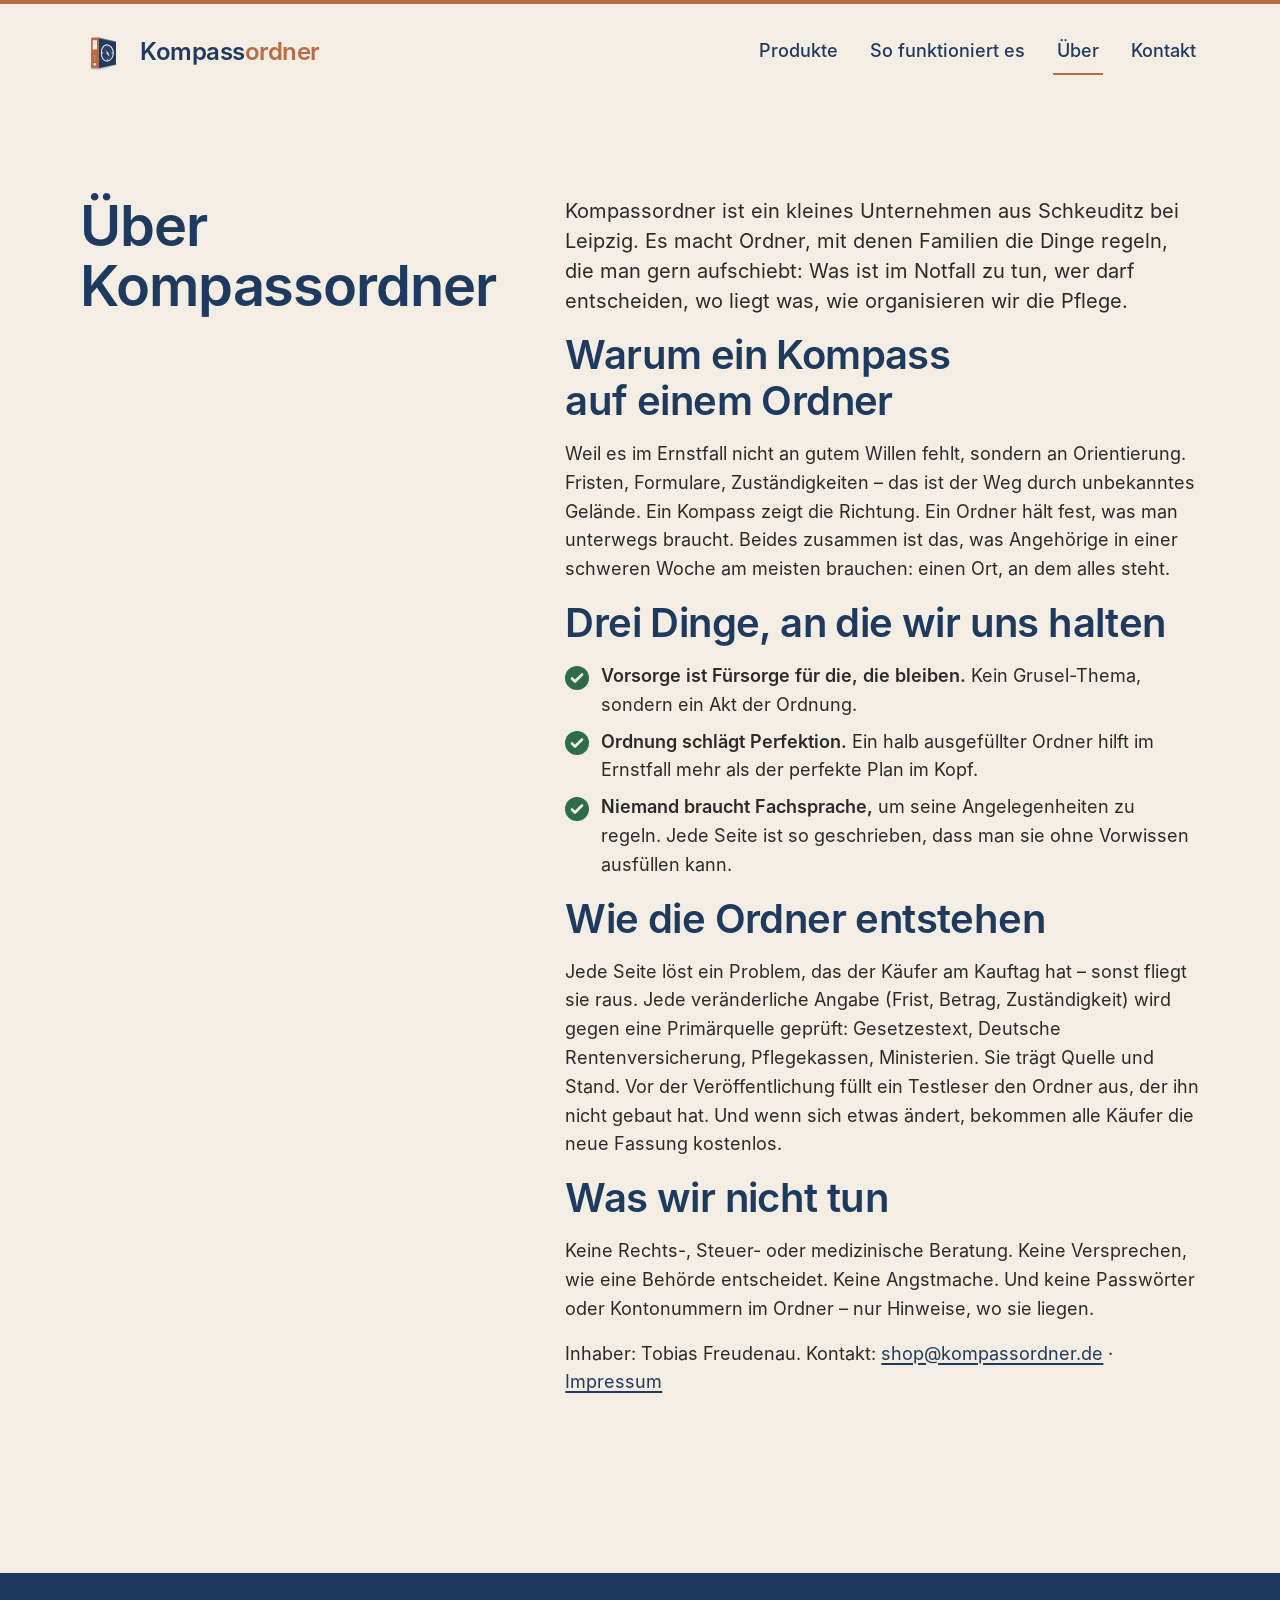
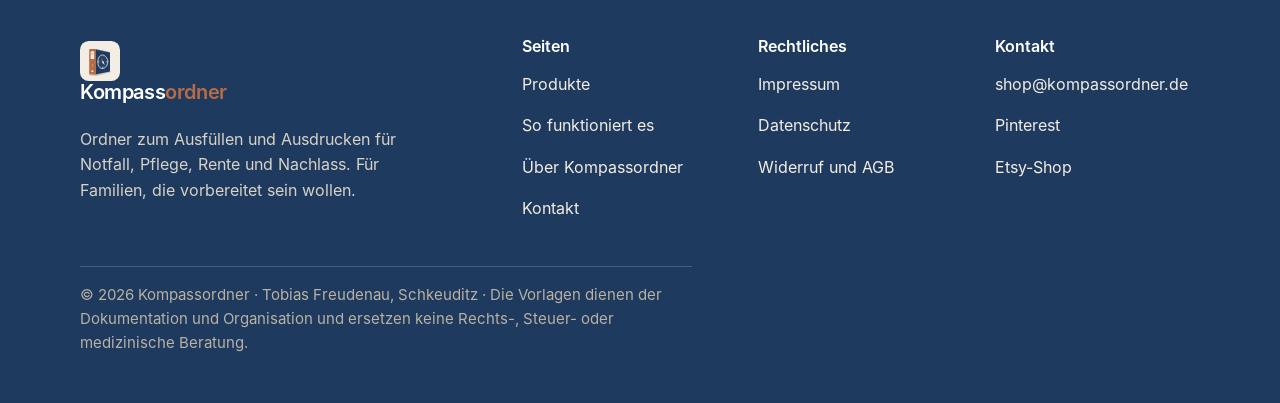
<file: ueber.html>
<!DOCTYPE html>
<html lang="de">
<head>
<meta charset="utf-8">
<meta name="viewport" content="width=device-width, initial-scale=1">
<title>Über Kompassordner – wer dahinter steht und wie die Ordner entstehen</title>
<meta name="description" content="Kompassordner aus Schkeuditz bei Leipzig: Ordner für Notfall, Pflege, Rente und Nachlass. Haltung, Arbeitsweise, was wir nicht tun.">
<link rel="canonical" href="https://www.kompassordner.de/ueber.html">
<meta property="og:type" content="website">
<meta property="og:site_name" content="Kompassordner">
<meta property="og:title" content="Über Kompassordner – wer dahinter steht und wie die Ordner entstehen">
<meta property="og:description" content="Kompassordner aus Schkeuditz bei Leipzig: Ordner für Notfall, Pflege, Rente und Nachlass. Haltung, Arbeitsweise, was wir nicht tun.">
<meta property="og:image" content="https://www.kompassordner.de/assets/img/og.jpg">
<meta property="og:locale" content="de_DE">
<meta name="twitter:card" content="summary_large_image">
<link rel="icon" href="favicon.ico" sizes="any">
<link rel="icon" href="assets/img/icon.svg?v=5" type="image/svg+xml">
<link rel="apple-touch-icon" href="assets/img/apple-touch-icon.png?v=5">
<link rel="preload" href="assets/fonts/Inter-Regular.woff2?v=5" as="font" type="font/woff2" crossorigin>
<link rel="preload" href="assets/fonts/Inter-SemiBold.woff2?v=5" as="font" type="font/woff2" crossorigin>
<link rel="stylesheet" href="assets/style.css?v=5">
<meta name="theme-color" content="#1F3A5F">
</head>
<body>
<a class="skip" href="#inhalt">Zum Inhalt springen</a>
<header class="site-head">
  <div class="wrap">
    <a class="brand" href="index.html"><img src="assets/img/icon.svg?v=5" alt="" width="48" height="48"><span class="word">Kompass<span>ordner</span></span></a>
    <nav class="nav" aria-label="Hauptnavigation"><ul><li><a href="produkte.html">Produkte</a></li><li><a href="so-funktioniert-es.html">So funktioniert es</a></li><li><a href="ueber.html" aria-current="page">Über</a></li><li><a href="kontakt.html">Kontakt</a></li></ul></nav>
  </div>
</header>
<main id="inhalt">

<section class="section">
  <div class="wrap grid grid--5-7">
    <div>
      <h1>Über Kompassordner</h1>
    </div>
    <div>
      <p class="lead">Kompassordner ist ein kleines Unternehmen aus Schkeuditz bei Leipzig. Es macht Ordner, mit denen Familien die Dinge regeln, die man gern aufschiebt: Was ist im Notfall zu tun, wer darf entscheiden, wo liegt was, wie organisieren wir die Pflege.</p>
      <h2>Warum ein Kompass auf einem Ordner</h2>
      <p>Weil es im Ernstfall nicht an gutem Willen fehlt, sondern an Orientierung. Fristen, Formulare, Zuständigkeiten – das ist der Weg durch unbekanntes Gelände. Ein Kompass zeigt die Richtung. Ein Ordner hält fest, was man unterwegs braucht. Beides zusammen ist das, was Angehörige in einer schweren Woche am meisten brauchen: einen Ort, an dem alles steht.</p>
      <h2>Drei Dinge, an die wir uns halten</h2>
      <ul class="check">
        <li><strong>Vorsorge ist Fürsorge für die, die bleiben.</strong> Kein Grusel-Thema, sondern ein Akt der Ordnung.</li>
        <li><strong>Ordnung schlägt Perfektion.</strong> Ein halb ausgefüllter Ordner hilft im Ernstfall mehr als der perfekte Plan im Kopf.</li>
        <li><strong>Niemand braucht Fachsprache,</strong> um seine Angelegenheiten zu regeln. Jede Seite ist so geschrieben, dass man sie ohne Vorwissen ausfüllen kann.</li>
      </ul>
      <h2>Wie die Ordner entstehen</h2>
      <p>Jede Seite löst ein Problem, das der Käufer am Kauftag hat – sonst fliegt sie raus. Jede veränderliche Angabe (Frist, Betrag, Zuständigkeit) wird gegen eine Primärquelle geprüft: Gesetzestext, Deutsche Rentenversicherung, Pflegekassen, Ministerien. Sie trägt Quelle und Stand. Vor der Veröffentlichung füllt ein Testleser den Ordner aus, der ihn nicht gebaut hat. Und wenn sich etwas ändert, bekommen alle Käufer die neue Fassung kostenlos.</p>
      <h2>Was wir nicht tun</h2>
      <p>Keine Rechts-, Steuer- oder medizinische Beratung. Keine Versprechen, wie eine Behörde entscheidet. Keine Angstmache. Und keine Passwörter oder Kontonummern im Ordner – nur Hinweise, wo sie liegen.</p>
      <p>Inhaber: Tobias Freudenau. Kontakt: <a href="mailto:shop@kompassordner.de">shop@kompassordner.de</a> · <a href="impressum.html">Impressum</a></p>
    </div>
  </div>
</section>

</main>
<footer class="site-foot">
  <div class="wrap">
    <div class="cols">
      <div>
        <a class="brand" href="index.html"><img src="assets/img/icon.svg?v=5" alt="" width="40" height="40"><span class="word">Kompass<span>ordner</span></span></a>
        <p style="max-width:34ch;margin-top:16px">Ordner zum Ausfüllen und Ausdrucken für Notfall, Pflege, Rente und Nachlass. Für Familien, die vorbereitet sein wollen.</p>
      </div>
      <div>
        <h2>Seiten</h2>
        <ul>
          <li><a href="produkte.html">Produkte</a></li>
          <li><a href="so-funktioniert-es.html">So funktioniert es</a></li>
          <li><a href="ueber.html">Über Kompassordner</a></li>
          <li><a href="kontakt.html">Kontakt</a></li>
        </ul>
      </div>
      <div>
        <h2>Rechtliches</h2>
        <ul>
          <li><a href="impressum.html">Impressum</a></li>
          <li><a href="datenschutz.html">Datenschutz</a></li>
          <li><a href="widerruf-agb.html">Widerruf und AGB</a></li>
        </ul>
      </div>
      <div>
        <h2>Kontakt</h2>
        <ul>
          <li><a href="mailto:shop@kompassordner.de">shop@kompassordner.de</a></li>
          <li><a href="https://www.pinterest.com/kompassordner" rel="noopener">Pinterest</a></li>
          <li><a href="https://www.etsy.com/de/shop/Kompassordner" rel="noopener">Etsy-Shop</a></li>
        </ul>
      </div>
    </div>
    <p class="legal">© 2026 Kompassordner · Tobias Freudenau, Schkeuditz · Die Vorlagen dienen der Dokumentation und Organisation und ersetzen keine Rechts-, Steuer- oder medizinische Beratung.</p>
  </div>
</footer>
</body>
</html>
</file>
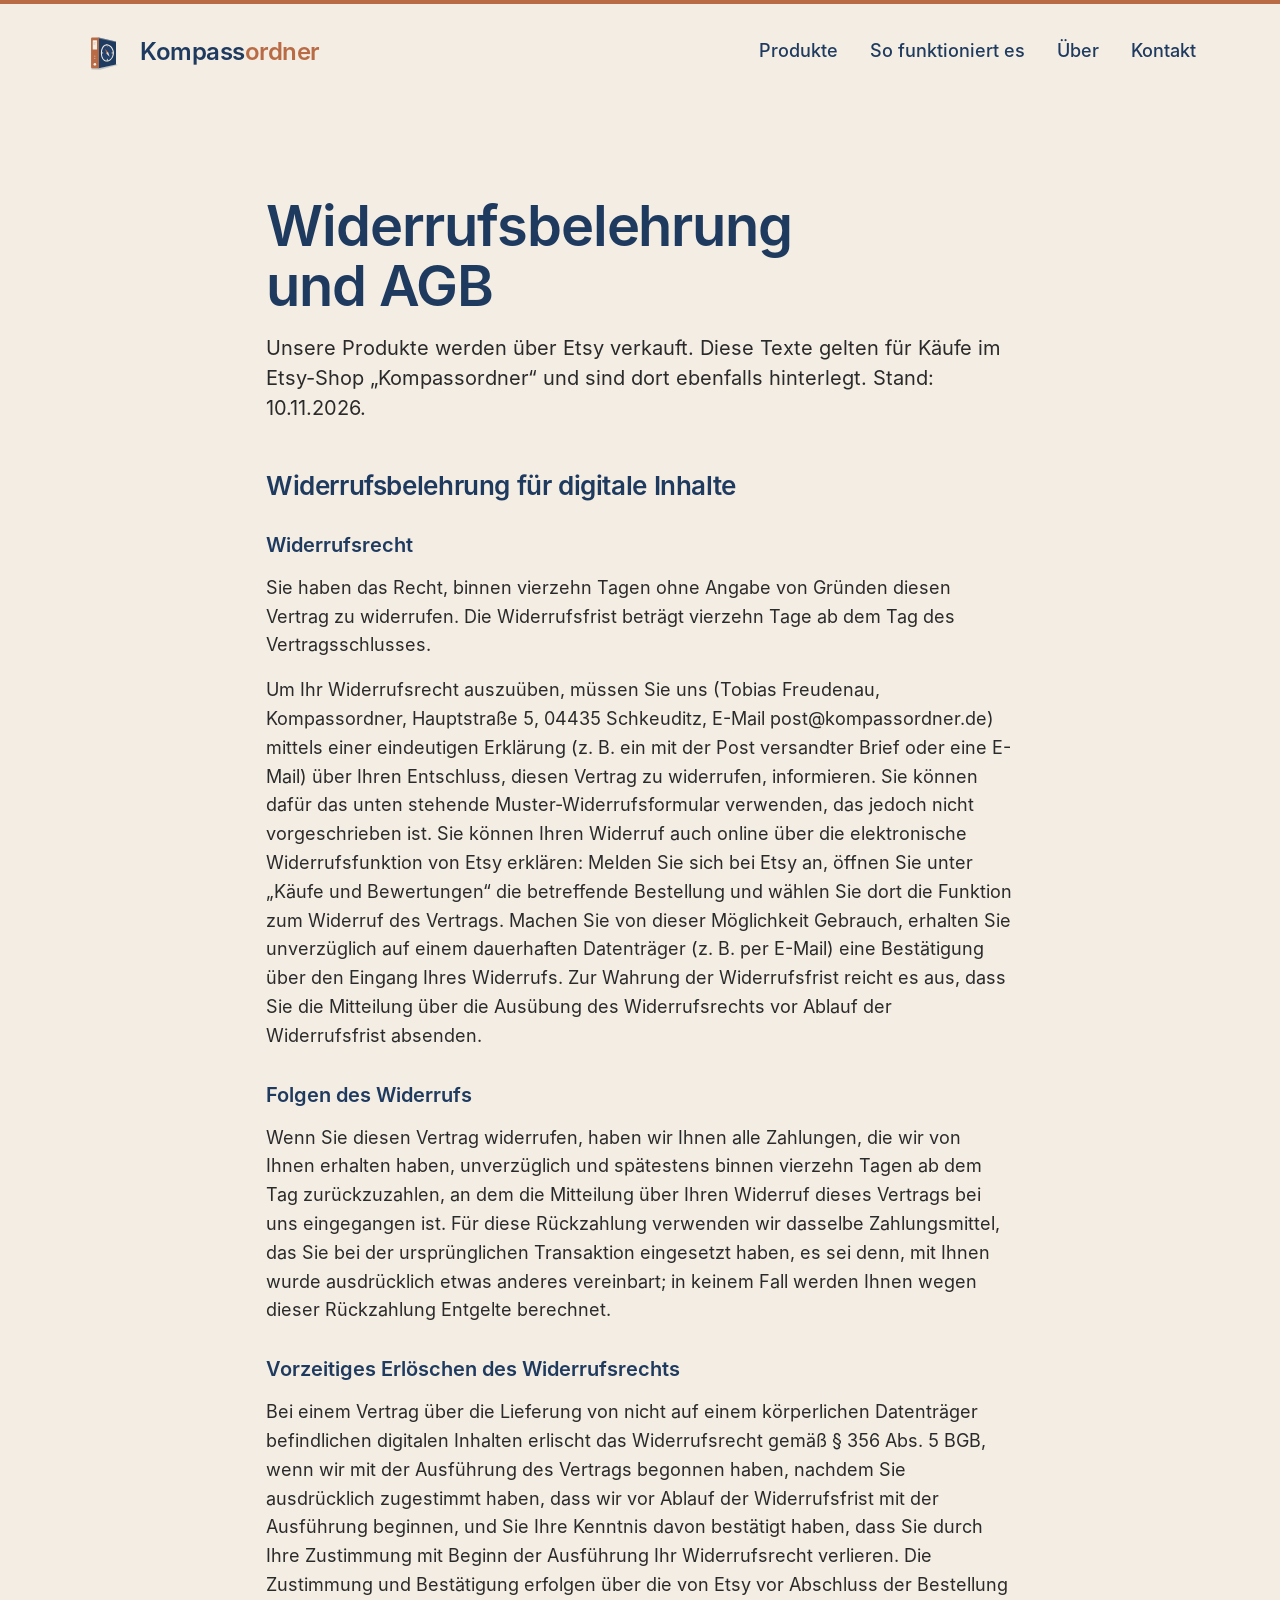
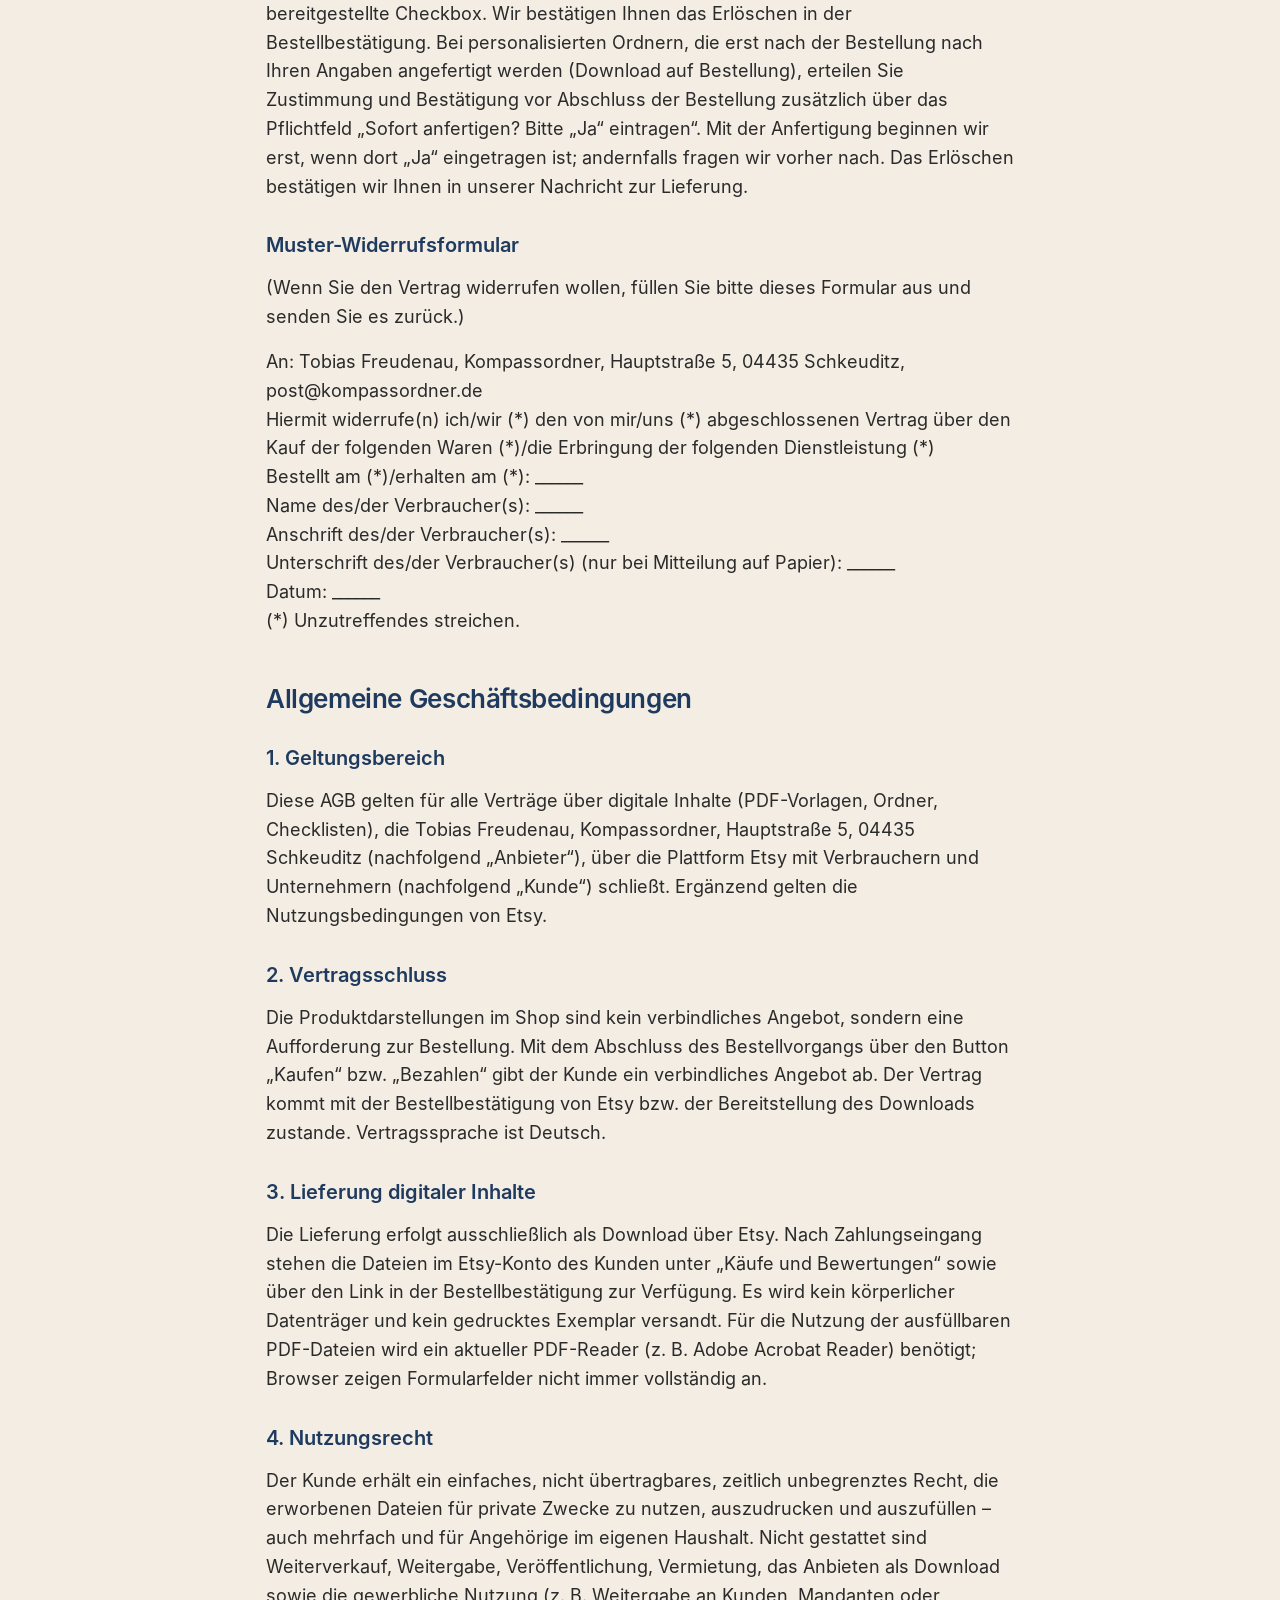
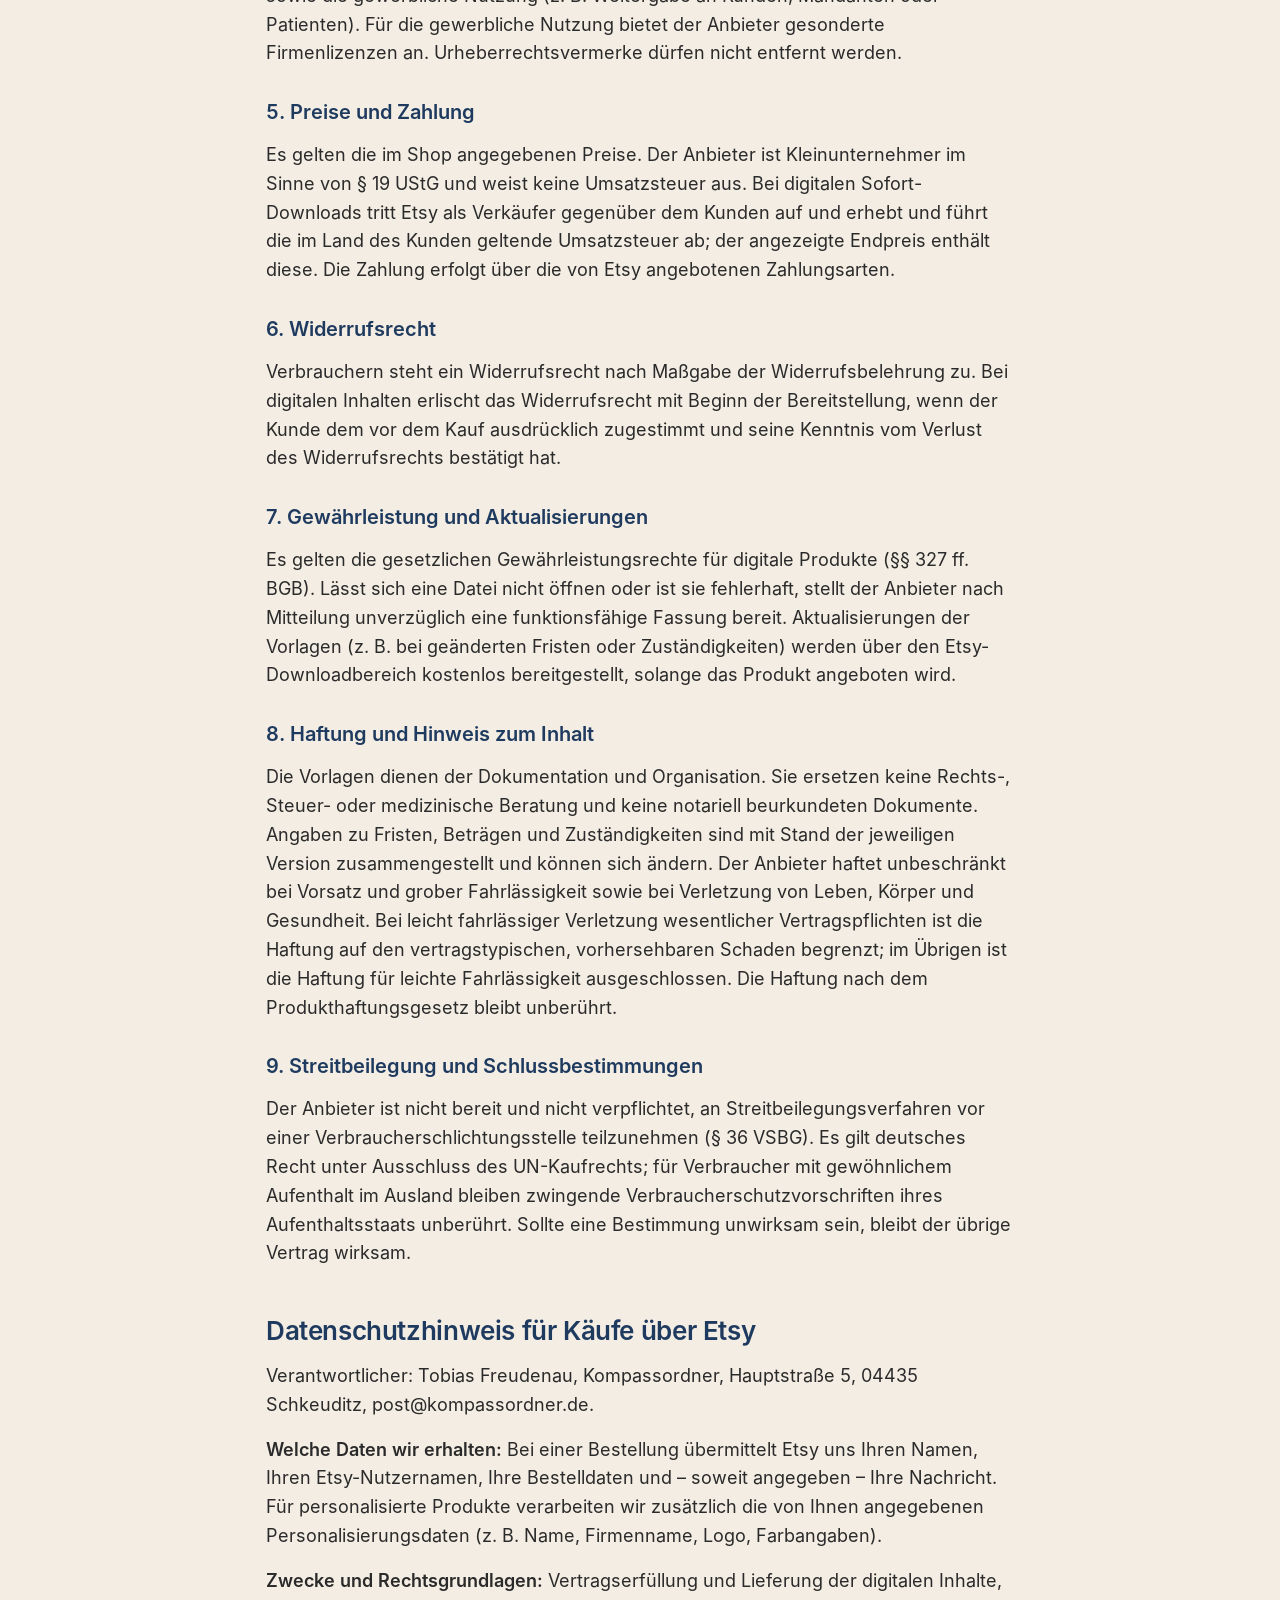
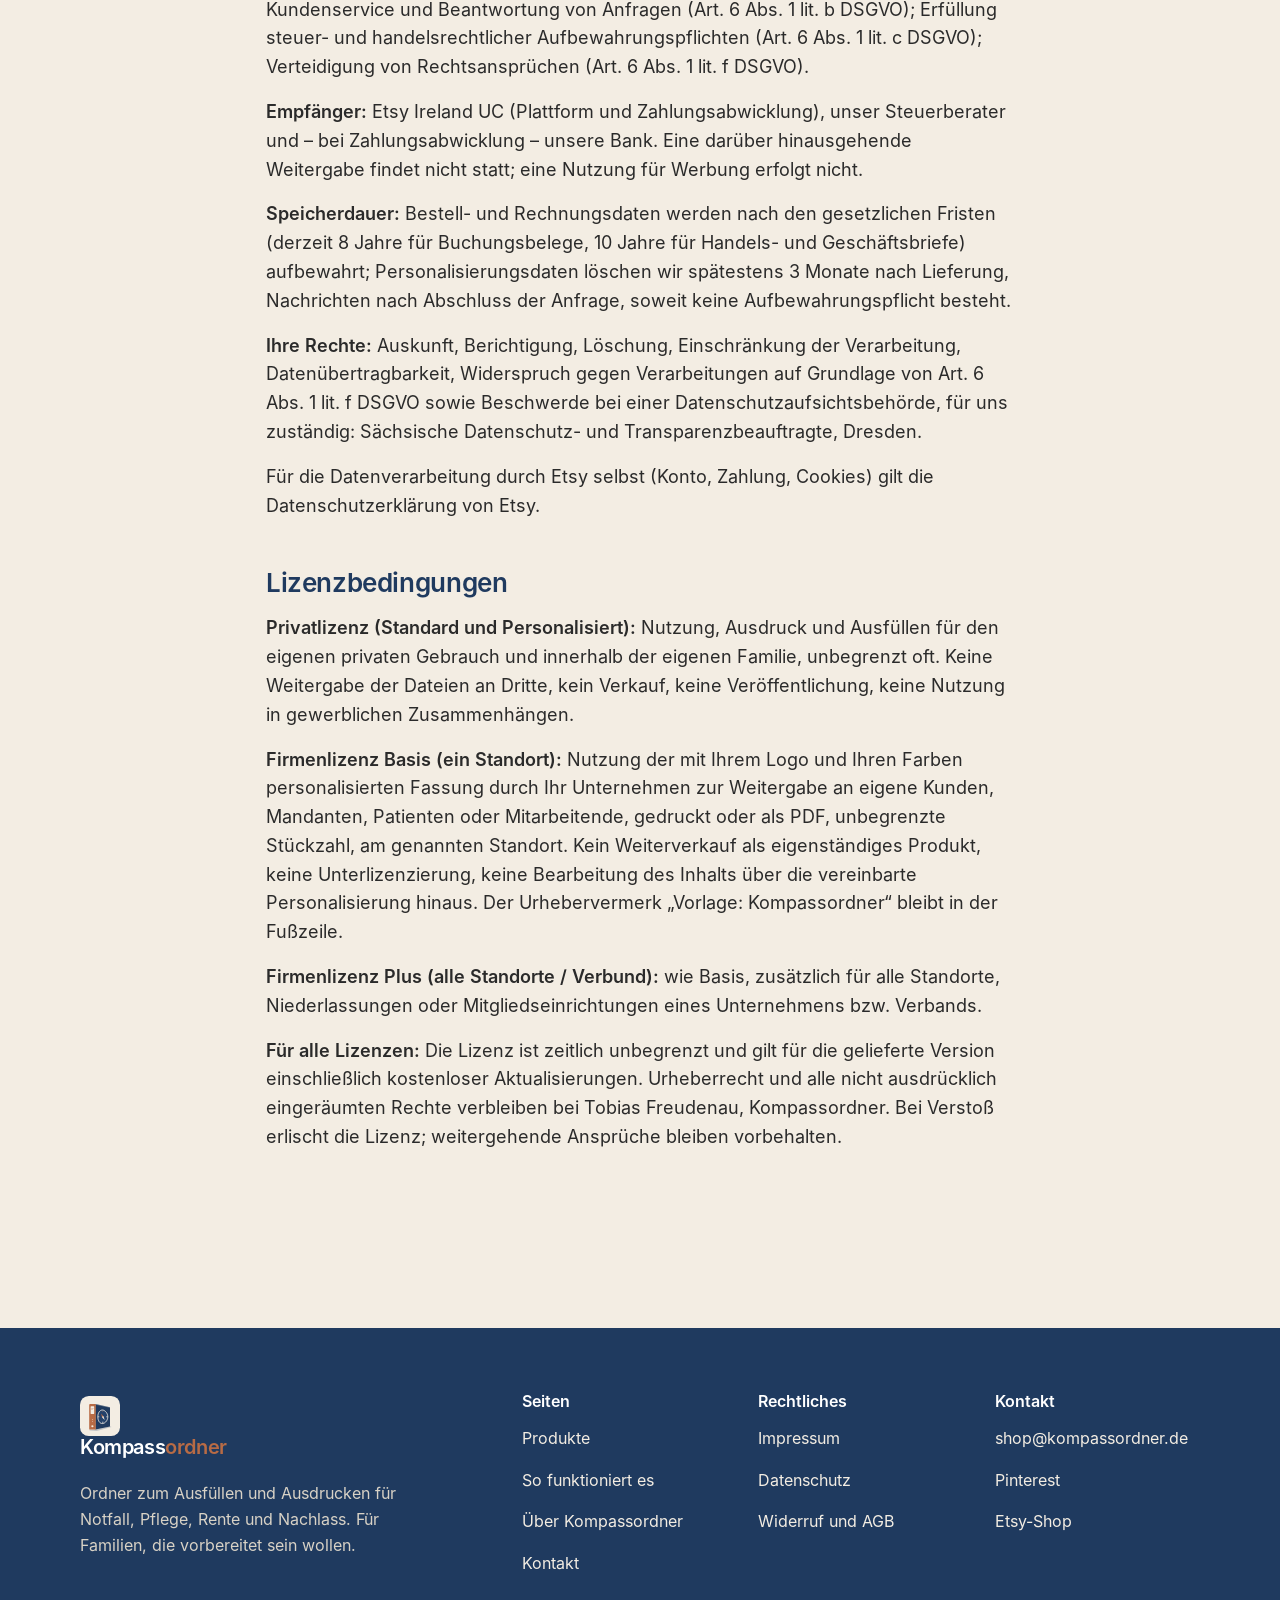
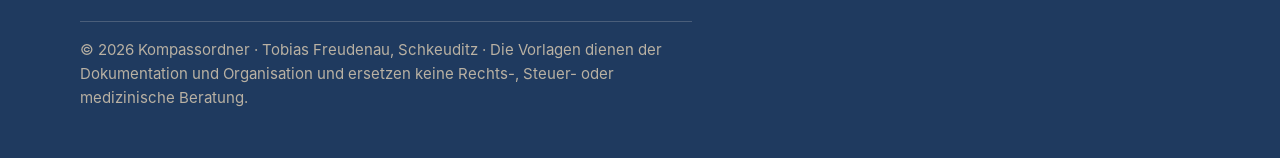
<file: widerruf-agb.html>
<!DOCTYPE html>
<html lang="de">
<head>
<meta charset="utf-8">
<meta name="viewport" content="width=device-width, initial-scale=1">
<title>Widerrufsbelehrung und AGB | Kompassordner</title>
<meta name="description" content="Widerrufsbelehrung für digitale Inhalte, Allgemeine Geschäftsbedingungen, Datenschutzhinweis für Käufe über Etsy und Lizenzbedingungen von Kompassordner.">
<link rel="canonical" href="https://www.kompassordner.de/widerruf-agb.html">
<meta property="og:type" content="website">
<meta property="og:site_name" content="Kompassordner">
<meta property="og:title" content="Widerrufsbelehrung und AGB | Kompassordner">
<meta property="og:description" content="Widerrufsbelehrung für digitale Inhalte, Allgemeine Geschäftsbedingungen, Datenschutzhinweis für Käufe über Etsy und Lizenzbedingungen von Kompassordner.">
<meta property="og:image" content="https://www.kompassordner.de/assets/img/og.jpg">
<meta property="og:locale" content="de_DE">
<meta name="twitter:card" content="summary_large_image">
<link rel="icon" href="favicon.ico" sizes="any">
<link rel="icon" href="assets/img/icon.svg?v=5" type="image/svg+xml">
<link rel="apple-touch-icon" href="assets/img/apple-touch-icon.png?v=5">
<link rel="preload" href="assets/fonts/Inter-Regular.woff2?v=5" as="font" type="font/woff2" crossorigin>
<link rel="preload" href="assets/fonts/Inter-SemiBold.woff2?v=5" as="font" type="font/woff2" crossorigin>
<link rel="stylesheet" href="assets/style.css?v=5">
<meta name="theme-color" content="#1F3A5F">
</head>
<body>
<a class="skip" href="#inhalt">Zum Inhalt springen</a>
<header class="site-head">
  <div class="wrap">
    <a class="brand" href="index.html"><img src="assets/img/icon.svg?v=5" alt="" width="48" height="48"><span class="word">Kompass<span>ordner</span></span></a>
    <nav class="nav" aria-label="Hauptnavigation"><ul><li><a href="produkte.html">Produkte</a></li><li><a href="so-funktioniert-es.html">So funktioniert es</a></li><li><a href="ueber.html">Über</a></li><li><a href="kontakt.html">Kontakt</a></li></ul></nav>
  </div>
</header>
<main id="inhalt">

<section class="section">
  <div class="wrap prose">
    <h1>Widerrufsbelehrung und AGB</h1>
    <p class="lead">Unsere Produkte werden über Etsy verkauft. Diese Texte gelten für Käufe im Etsy-Shop „Kompassordner“ und sind dort ebenfalls hinterlegt. Stand: 10.11.2026.</p>

    <h2 id="widerruf">Widerrufsbelehrung für digitale Inhalte</h2>
    <h3>Widerrufsrecht</h3>
    <p>Sie haben das Recht, binnen vierzehn Tagen ohne Angabe von Gründen diesen Vertrag zu widerrufen. Die Widerrufsfrist beträgt vierzehn Tage ab dem Tag des Vertragsschlusses.</p>
    <p>Um Ihr Widerrufsrecht auszuüben, müssen Sie uns (Tobias Freudenau, Kompassordner, Hauptstraße 5, 04435 Schkeuditz, E-Mail post@kompassordner.de) mittels einer eindeutigen Erklärung (z. B. ein mit der Post versandter Brief oder eine E-Mail) über Ihren Entschluss, diesen Vertrag zu widerrufen, informieren. Sie können dafür das unten stehende Muster-Widerrufsformular verwenden, das jedoch nicht vorgeschrieben ist. Sie können Ihren Widerruf auch online über die elektronische Widerrufsfunktion von Etsy erklären: Melden Sie sich bei Etsy an, öffnen Sie unter „Käufe und Bewertungen“ die betreffende Bestellung und wählen Sie dort die Funktion zum Widerruf des Vertrags. Machen Sie von dieser Möglichkeit Gebrauch, erhalten Sie unverzüglich auf einem dauerhaften Datenträger (z. B. per E-Mail) eine Bestätigung über den Eingang Ihres Widerrufs. Zur Wahrung der Widerrufsfrist reicht es aus, dass Sie die Mitteilung über die Ausübung des Widerrufsrechts vor Ablauf der Widerrufsfrist absenden.</p>
    <h3>Folgen des Widerrufs</h3>
    <p>Wenn Sie diesen Vertrag widerrufen, haben wir Ihnen alle Zahlungen, die wir von Ihnen erhalten haben, unverzüglich und spätestens binnen vierzehn Tagen ab dem Tag zurückzuzahlen, an dem die Mitteilung über Ihren Widerruf dieses Vertrags bei uns eingegangen ist. Für diese Rückzahlung verwenden wir dasselbe Zahlungsmittel, das Sie bei der ursprünglichen Transaktion eingesetzt haben, es sei denn, mit Ihnen wurde ausdrücklich etwas anderes vereinbart; in keinem Fall werden Ihnen wegen dieser Rückzahlung Entgelte berechnet.</p>
    <h3>Vorzeitiges Erlöschen des Widerrufsrechts</h3>
    <p>Bei einem Vertrag über die Lieferung von nicht auf einem körperlichen Datenträger befindlichen digitalen Inhalten erlischt das Widerrufsrecht gemäß § 356 Abs. 5 BGB, wenn wir mit der Ausführung des Vertrags begonnen haben, nachdem Sie ausdrücklich zugestimmt haben, dass wir vor Ablauf der Widerrufsfrist mit der Ausführung beginnen, und Sie Ihre Kenntnis davon bestätigt haben, dass Sie durch Ihre Zustimmung mit Beginn der Ausführung Ihr Widerrufsrecht verlieren. Die Zustimmung und Bestätigung erfolgen über die von Etsy vor Abschluss der Bestellung bereitgestellte Checkbox. Wir bestätigen Ihnen das Erlöschen in der Bestellbestätigung. Bei personalisierten Ordnern, die erst nach der Bestellung nach Ihren Angaben angefertigt werden (Download auf Bestellung), erteilen Sie Zustimmung und Bestätigung vor Abschluss der Bestellung zusätzlich über das Pflichtfeld „Sofort anfertigen? Bitte „Ja“ eintragen“. Mit der Anfertigung beginnen wir erst, wenn dort „Ja“ eingetragen ist; andernfalls fragen wir vorher nach. Das Erlöschen bestätigen wir Ihnen in unserer Nachricht zur Lieferung.</p>
    <h3>Muster-Widerrufsformular</h3>
    <p>(Wenn Sie den Vertrag widerrufen wollen, füllen Sie bitte dieses Formular aus und senden Sie es zurück.)</p>
    <p>An: Tobias Freudenau, Kompassordner, Hauptstraße 5, 04435 Schkeuditz, post@kompassordner.de<br>
    Hiermit widerrufe(n) ich/wir (*) den von mir/uns (*) abgeschlossenen Vertrag über den Kauf der folgenden Waren (*)/die Erbringung der folgenden Dienstleistung (*)<br>
    Bestellt am (*)/erhalten am (*): ______<br>
    Name des/der Verbraucher(s): ______<br>
    Anschrift des/der Verbraucher(s): ______<br>
    Unterschrift des/der Verbraucher(s) (nur bei Mitteilung auf Papier): ______<br>
    Datum: ______<br>
    (*) Unzutreffendes streichen.</p>

    <h2 id="agb">Allgemeine Geschäftsbedingungen</h2>
    <h3>1. Geltungsbereich</h3>
    <p>Diese AGB gelten für alle Verträge über digitale Inhalte (PDF-Vorlagen, Ordner, Checklisten), die Tobias Freudenau, Kompassordner, Hauptstraße 5, 04435 Schkeuditz (nachfolgend „Anbieter“), über die Plattform Etsy mit Verbrauchern und Unternehmern (nachfolgend „Kunde“) schließt. Ergänzend gelten die Nutzungsbedingungen von Etsy.</p>
    <h3>2. Vertragsschluss</h3>
    <p>Die Produktdarstellungen im Shop sind kein verbindliches Angebot, sondern eine Aufforderung zur Bestellung. Mit dem Abschluss des Bestellvorgangs über den Button „Kaufen“ bzw. „Bezahlen“ gibt der Kunde ein verbindliches Angebot ab. Der Vertrag kommt mit der Bestellbestätigung von Etsy bzw. der Bereitstellung des Downloads zustande. Vertragssprache ist Deutsch.</p>
    <h3>3. Lieferung digitaler Inhalte</h3>
    <p>Die Lieferung erfolgt ausschließlich als Download über Etsy. Nach Zahlungseingang stehen die Dateien im Etsy-Konto des Kunden unter „Käufe und Bewertungen“ sowie über den Link in der Bestellbestätigung zur Verfügung. Es wird kein körperlicher Datenträger und kein gedrucktes Exemplar versandt. Für die Nutzung der ausfüllbaren PDF-Dateien wird ein aktueller PDF-Reader (z. B. Adobe Acrobat Reader) benötigt; Browser zeigen Formularfelder nicht immer vollständig an.</p>
    <h3>4. Nutzungsrecht</h3>
    <p>Der Kunde erhält ein einfaches, nicht übertragbares, zeitlich unbegrenztes Recht, die erworbenen Dateien für private Zwecke zu nutzen, auszudrucken und auszufüllen – auch mehrfach und für Angehörige im eigenen Haushalt. Nicht gestattet sind Weiterverkauf, Weitergabe, Veröffentlichung, Vermietung, das Anbieten als Download sowie die gewerbliche Nutzung (z. B. Weitergabe an Kunden, Mandanten oder Patienten). Für die gewerbliche Nutzung bietet der Anbieter gesonderte Firmenlizenzen an. Urheberrechtsvermerke dürfen nicht entfernt werden.</p>
    <h3>5. Preise und Zahlung</h3>
    <p>Es gelten die im Shop angegebenen Preise. Der Anbieter ist Kleinunternehmer im Sinne von § 19 UStG und weist keine Umsatzsteuer aus. Bei digitalen Sofort-Downloads tritt Etsy als Verkäufer gegenüber dem Kunden auf und erhebt und führt die im Land des Kunden geltende Umsatzsteuer ab; der angezeigte Endpreis enthält diese. Die Zahlung erfolgt über die von Etsy angebotenen Zahlungsarten.</p>
    <h3>6. Widerrufsrecht</h3>
    <p>Verbrauchern steht ein Widerrufsrecht nach Maßgabe der Widerrufsbelehrung zu. Bei digitalen Inhalten erlischt das Widerrufsrecht mit Beginn der Bereitstellung, wenn der Kunde dem vor dem Kauf ausdrücklich zugestimmt und seine Kenntnis vom Verlust des Widerrufsrechts bestätigt hat.</p>
    <h3>7. Gewährleistung und Aktualisierungen</h3>
    <p>Es gelten die gesetzlichen Gewährleistungsrechte für digitale Produkte (§§ 327 ff. BGB). Lässt sich eine Datei nicht öffnen oder ist sie fehlerhaft, stellt der Anbieter nach Mitteilung unverzüglich eine funktionsfähige Fassung bereit. Aktualisierungen der Vorlagen (z. B. bei geänderten Fristen oder Zuständigkeiten) werden über den Etsy-Downloadbereich kostenlos bereitgestellt, solange das Produkt angeboten wird.</p>
    <h3>8. Haftung und Hinweis zum Inhalt</h3>
    <p>Die Vorlagen dienen der Dokumentation und Organisation. Sie ersetzen keine Rechts-, Steuer- oder medizinische Beratung und keine notariell beurkundeten Dokumente. Angaben zu Fristen, Beträgen und Zuständigkeiten sind mit Stand der jeweiligen Version zusammengestellt und können sich ändern. Der Anbieter haftet unbeschränkt bei Vorsatz und grober Fahrlässigkeit sowie bei Verletzung von Leben, Körper und Gesundheit. Bei leicht fahrlässiger Verletzung wesentlicher Vertragspflichten ist die Haftung auf den vertragstypischen, vorhersehbaren Schaden begrenzt; im Übrigen ist die Haftung für leichte Fahrlässigkeit ausgeschlossen. Die Haftung nach dem Produkthaftungsgesetz bleibt unberührt.</p>
    <h3>9. Streitbeilegung und Schlussbestimmungen</h3>
    <p>Der Anbieter ist nicht bereit und nicht verpflichtet, an Streitbeilegungsverfahren vor einer Verbraucherschlichtungsstelle teilzunehmen (§ 36 VSBG). Es gilt deutsches Recht unter Ausschluss des UN-Kaufrechts; für Verbraucher mit gewöhnlichem Aufenthalt im Ausland bleiben zwingende Verbraucherschutzvorschriften ihres Aufenthaltsstaats unberührt. Sollte eine Bestimmung unwirksam sein, bleibt der übrige Vertrag wirksam.</p>

    <h2 id="datenschutz-shop">Datenschutzhinweis für Käufe über Etsy</h2>
    <p>Verantwortlicher: Tobias Freudenau, Kompassordner, Hauptstraße 5, 04435 Schkeuditz, post@kompassordner.de.</p>
    <p><strong>Welche Daten wir erhalten:</strong> Bei einer Bestellung übermittelt Etsy uns Ihren Namen, Ihren Etsy-Nutzernamen, Ihre Bestelldaten und – soweit angegeben – Ihre Nachricht. Für personalisierte Produkte verarbeiten wir zusätzlich die von Ihnen angegebenen Personalisierungsdaten (z. B. Name, Firmenname, Logo, Farbangaben).</p>
    <p><strong>Zwecke und Rechtsgrundlagen:</strong> Vertragserfüllung und Lieferung der digitalen Inhalte, Kundenservice und Beantwortung von Anfragen (Art. 6 Abs. 1 lit. b DSGVO); Erfüllung steuer- und handelsrechtlicher Aufbewahrungspflichten (Art. 6 Abs. 1 lit. c DSGVO); Verteidigung von Rechtsansprüchen (Art. 6 Abs. 1 lit. f DSGVO).</p>
    <p><strong>Empfänger:</strong> Etsy Ireland UC (Plattform und Zahlungsabwicklung), unser Steuerberater und – bei Zahlungsabwicklung – unsere Bank. Eine darüber hinausgehende Weitergabe findet nicht statt; eine Nutzung für Werbung erfolgt nicht.</p>
    <p><strong>Speicherdauer:</strong> Bestell- und Rechnungsdaten werden nach den gesetzlichen Fristen (derzeit 8 Jahre für Buchungsbelege, 10 Jahre für Handels- und Geschäftsbriefe) aufbewahrt; Personalisierungsdaten löschen wir spätestens 3 Monate nach Lieferung, Nachrichten nach Abschluss der Anfrage, soweit keine Aufbewahrungspflicht besteht.</p>
    <p><strong>Ihre Rechte:</strong> Auskunft, Berichtigung, Löschung, Einschränkung der Verarbeitung, Datenübertragbarkeit, Widerspruch gegen Verarbeitungen auf Grundlage von Art. 6 Abs. 1 lit. f DSGVO sowie Beschwerde bei einer Datenschutzaufsichtsbehörde, für uns zuständig: Sächsische Datenschutz- und Transparenzbeauftragte, Dresden.</p>
    <p>Für die Datenverarbeitung durch Etsy selbst (Konto, Zahlung, Cookies) gilt die Datenschutzerklärung von Etsy.</p>

    <h2 id="lizenz">Lizenzbedingungen</h2>
    <p><strong>Privatlizenz (Standard und Personalisiert):</strong> Nutzung, Ausdruck und Ausfüllen für den eigenen privaten Gebrauch und innerhalb der eigenen Familie, unbegrenzt oft. Keine Weitergabe der Dateien an Dritte, kein Verkauf, keine Veröffentlichung, keine Nutzung in gewerblichen Zusammenhängen.</p>
    <p><strong>Firmenlizenz Basis (ein Standort):</strong> Nutzung der mit Ihrem Logo und Ihren Farben personalisierten Fassung durch Ihr Unternehmen zur Weitergabe an eigene Kunden, Mandanten, Patienten oder Mitarbeitende, gedruckt oder als PDF, unbegrenzte Stückzahl, am genannten Standort. Kein Weiterverkauf als eigenständiges Produkt, keine Unterlizenzierung, keine Bearbeitung des Inhalts über die vereinbarte Personalisierung hinaus. Der Urhebervermerk „Vorlage: Kompassordner“ bleibt in der Fußzeile.</p>
    <p><strong>Firmenlizenz Plus (alle Standorte / Verbund):</strong> wie Basis, zusätzlich für alle Standorte, Niederlassungen oder Mitgliedseinrichtungen eines Unternehmens bzw. Verbands.</p>
    <p><strong>Für alle Lizenzen:</strong> Die Lizenz ist zeitlich unbegrenzt und gilt für die gelieferte Version einschließlich kostenloser Aktualisierungen. Urheberrecht und alle nicht ausdrücklich eingeräumten Rechte verbleiben bei Tobias Freudenau, Kompassordner. Bei Verstoß erlischt die Lizenz; weitergehende Ansprüche bleiben vorbehalten.</p>
  </div>
</section>

</main>
<footer class="site-foot">
  <div class="wrap">
    <div class="cols">
      <div>
        <a class="brand" href="index.html"><img src="assets/img/icon.svg?v=5" alt="" width="40" height="40"><span class="word">Kompass<span>ordner</span></span></a>
        <p style="max-width:34ch;margin-top:16px">Ordner zum Ausfüllen und Ausdrucken für Notfall, Pflege, Rente und Nachlass. Für Familien, die vorbereitet sein wollen.</p>
      </div>
      <div>
        <h2>Seiten</h2>
        <ul>
          <li><a href="produkte.html">Produkte</a></li>
          <li><a href="so-funktioniert-es.html">So funktioniert es</a></li>
          <li><a href="ueber.html">Über Kompassordner</a></li>
          <li><a href="kontakt.html">Kontakt</a></li>
        </ul>
      </div>
      <div>
        <h2>Rechtliches</h2>
        <ul>
          <li><a href="impressum.html">Impressum</a></li>
          <li><a href="datenschutz.html">Datenschutz</a></li>
          <li><a href="widerruf-agb.html">Widerruf und AGB</a></li>
        </ul>
      </div>
      <div>
        <h2>Kontakt</h2>
        <ul>
          <li><a href="mailto:shop@kompassordner.de">shop@kompassordner.de</a></li>
          <li><a href="https://www.pinterest.com/kompassordner" rel="noopener">Pinterest</a></li>
          <li><a href="https://www.etsy.com/de/shop/Kompassordner" rel="noopener">Etsy-Shop</a></li>
        </ul>
      </div>
    </div>
    <p class="legal">© 2026 Kompassordner · Tobias Freudenau, Schkeuditz · Die Vorlagen dienen der Dokumentation und Organisation und ersetzen keine Rechts-, Steuer- oder medizinische Beratung.</p>
  </div>
</footer>
</body>
</html>
</file>
<file: assets/style.css>
/* kompassordner.de — Stylesheet V1.0 · folgt DESIGN.md */

@font-face { font-family: "Inter"; src: url("fonts/Inter-Regular.woff2") format("woff2"); font-weight: 400; font-display: swap; }
@font-face { font-family: "Inter"; src: url("fonts/Inter-Medium.woff2") format("woff2"); font-weight: 500; font-display: swap; }
@font-face { font-family: "Inter"; src: url("fonts/Inter-SemiBold.woff2") format("woff2"); font-weight: 600; font-display: swap; }

:root {
  --navy: #1F3A5F; --navy-deep: #17304F;
  --copper: #B86B45; --copper-deep: #8F4F30;
  --sand: #F3EDE3; --sand-deep: #E6DCCB; --paper: #FFFFFF;
  --ink: #2A2A2A; --ink-soft: #4F5560; --line: #D6CBB8;
  --ok: #2E6B4F; --warn: #8A5A00; --error: #9B2C2C;
  --s1: 4px; --s2: 8px; --s3: 12px; --s4: 16px; --s5: 24px; --s6: 32px; --s7: 48px; --s8: 64px; --s9: 96px; --s10: 128px;
  --w: 1120px; --measure: 68ch;
  --r1: 4px; --r2: 8px;
  --shadow-doc: 0 24px 40px -28px rgba(31,58,95,.35);
  --t: 120ms ease;
}

*, *::before, *::after { box-sizing: border-box; }
html { -webkit-text-size-adjust: 100%; scroll-behavior: smooth; }
@media (prefers-reduced-motion: reduce) { html { scroll-behavior: auto; } *, *::before, *::after { transition: none !important; } }

body {
  margin: 0; background: var(--sand); color: var(--ink);
  font-family: "Inter", system-ui, -apple-system, "Segoe UI", Roboto, sans-serif;
  font-size: 1.125rem; line-height: 1.6;
  font-feature-settings: "kern", "liga", "calt";
  border-top: 4px solid var(--copper);
}

/* Typografie */
h1, h2, h3 { color: var(--navy); margin: 0 0 var(--s4); font-weight: 600; text-wrap: balance; }
h1 { font-size: clamp(2.25rem, 1.5rem + 3vw, 3.5rem); line-height: 1.08; letter-spacing: -0.02em; }
h2 { font-size: clamp(1.75rem, 1.3rem + 1.6vw, 2.5rem); line-height: 1.15; letter-spacing: -0.015em; }
h3 { font-size: 1.375rem; line-height: 1.25; }
p, ul, ol { margin: 0 0 var(--s4); max-width: var(--measure); }
.lead { font-size: 1.25rem; line-height: 1.5; color: var(--ink); }
.small, small { font-size: 1rem; line-height: 1.5; }
.soft { color: var(--ink-soft); }
.tnum { font-variant-numeric: tabular-nums; }
a { color: var(--navy); text-decoration: underline; text-decoration-thickness: 1.5px; text-underline-offset: 3px; transition: color var(--t); }
a:hover { color: var(--copper-deep); }
a:focus-visible, button:focus-visible, summary:focus-visible { outline: 3px solid var(--copper); outline-offset: 2px; border-radius: var(--r1); }
strong { font-weight: 600; }
hr { border: 0; border-top: 1px solid var(--line); margin: var(--s7) 0; }

/* Layout */
.wrap { width: min(var(--w), 100% - 2 * var(--s5)); margin-inline: auto; }
.section { padding-block: var(--s8); }
@media (min-width: 768px) { .section { padding-block: var(--s9); } }
.section--navy { background: var(--navy); color: var(--sand); }
.section--navy h1, .section--navy h2, .section--navy h3 { color: var(--paper); }
.section--navy a { color: var(--sand); }
.section--navy a:hover { color: #F0C9B3; }
.section--deep { background: var(--sand-deep); }
.grid { display: grid; gap: var(--s6); }
@media (min-width: 768px) {
  .grid--2 { grid-template-columns: 1fr 1fr; }
  .grid--5-7 { grid-template-columns: 5fr 7fr; align-items: start; }
  .grid--7-5 { grid-template-columns: 7fr 5fr; align-items: start; }
  .grid--3 { grid-template-columns: repeat(3, 1fr); }
}

/* Skip-Link */
.skip { position: absolute; left: var(--s4); top: -100px; background: var(--navy); color: var(--sand); padding: var(--s3) var(--s4); border-radius: var(--r1); z-index: 100; }
.skip:focus { top: var(--s4); }

/* Kopf */
.site-head { padding-block: var(--s5); }
.site-head .wrap { display: flex; flex-wrap: wrap; align-items: center; gap: var(--s4) var(--s6); justify-content: space-between; }
.brand { display: inline-flex; align-items: center; gap: 12px; text-decoration: none; color: var(--navy); }
.brand img { height: 48px; width: 48px; display: block; }
.brand .word { font-weight: 600; font-size: 1.5rem; letter-spacing: -0.02em; line-height: 1; }
.brand .word span { color: var(--copper); }
.brand:hover { color: var(--navy); }
.nav ul { list-style: none; margin: 0; padding: 0; display: flex; flex-wrap: wrap; gap: 0 var(--s5); max-width: none; }
.nav a { display: inline-block; padding: var(--s2) var(--s1); min-height: 44px; line-height: 28px; text-decoration: none; font-weight: 500; border-bottom: 2px solid transparent; }
.nav a:hover { color: var(--copper-deep); }
.nav a[aria-current="page"] { border-bottom-color: var(--copper); color: var(--navy); }

/* Buttons */
.btn { display: inline-flex; align-items: center; justify-content: center; gap: var(--s2); min-height: 48px; padding: var(--s3) var(--s6); border-radius: var(--r1); font-weight: 600; font-size: 1.0625rem; text-decoration: none; border: 2px solid var(--navy); cursor: pointer; transition: background var(--t), color var(--t), border-color var(--t); }
.btn--primary { background: var(--navy); color: var(--sand); }
.btn--primary:hover { background: var(--navy-deep); border-color: var(--navy-deep); color: var(--paper); }
.btn--secondary { background: transparent; color: var(--navy); }
.btn--secondary:hover { background: rgba(31,58,95,.08); color: var(--navy); }
.section--navy .btn--primary { background: var(--sand); color: var(--navy); border-color: var(--sand); }
.section--navy .btn--primary:hover { background: var(--paper); border-color: var(--paper); color: var(--navy); }
.section--navy .btn--secondary { color: var(--sand); border-color: var(--sand); }
.section--navy .btn--secondary:hover { background: rgba(243,237,227,.12); color: var(--paper); }
.actions { display: flex; flex-wrap: wrap; gap: var(--s3) var(--s4); margin-top: var(--s5); }

/* Hero */
.hero { padding-block: var(--s8); }
@media (min-width: 768px) { .hero { padding-block: var(--s9) var(--s10); } }
.hero .lead { max-width: 52ch; margin-top: var(--s4); color: #E7E1D6; }
.hero-doc { position: relative; margin-top: var(--s6); display: flex; justify-content: center; }
@media (min-width: 768px) { .hero-doc { margin-top: 0; } }
.doc { display: block; width: 100%; height: auto; background: var(--paper); border-radius: var(--r2); box-shadow: var(--shadow-doc), 0 0 0 1px var(--line); }
.section--navy .doc { box-shadow: 0 24px 40px -20px rgba(0,0,0,.55), 0 0 0 1px rgba(243,237,227,.45); }
/* Produktbilder stehen auf einer eigenen Papierfläche, damit sie sich vom Sand abheben */
.shelf { background: var(--paper); border: 1px solid var(--line); border-radius: var(--r2); padding: 24px; }
.shelf .doc { box-shadow: var(--shadow-doc), 0 0 0 1px var(--line); }
.section--deep .shelf { border-color: #CFC2AD; }
.doc-stack { position: relative; isolation: isolate; max-width: 440px; padding: 0 9% 9% 0; }
.doc-stack .doc:first-child { position: relative; z-index: 1; }
.doc-stack .doc + .doc { position: absolute; top: 9%; left: 9%; width: calc(100% - 9%); z-index: 0; filter: brightness(.97); }

/* Register (Trennblätter) */
.register { list-style: none; margin: var(--s5) 0 0; padding: 0; max-width: none; border-top: 1px solid var(--line); }
.register li { display: grid; grid-template-columns: 56px 1fr auto; gap: var(--s4); align-items: center; padding: var(--s3) 0; border-bottom: 1px solid var(--line); }
.register .tab { display: inline-flex; align-items: center; justify-content: center; width: 56px; height: 40px; background: var(--sand-deep); color: var(--copper-deep); border-radius: var(--r1) var(--r1) var(--r1) 0; font-weight: 600; font-size: .9375rem; letter-spacing: .04em; border-left: 3px solid var(--copper); }
.register .pages { color: var(--ink-soft); font-size: 1rem; font-variant-numeric: tabular-nums; white-space: nowrap; }
.section--navy .register { border-color: rgba(243,237,227,.25); }
.section--navy .register li { border-color: rgba(243,237,227,.25); }
.section--navy .register .pages { color: #CFC7BA; }

/* Produktblock */
.product { padding-block: var(--s7); border-top: 1px solid var(--line); }
.product:first-of-type { border-top: 0; padding-top: 0; }
.product .price { font-size: 1.25rem; font-weight: 600; color: var(--navy); font-variant-numeric: tabular-nums; margin: var(--s4) 0 var(--s2); }
.product .price s { color: var(--ink-soft); font-weight: 400; }
.product .price small { display: block; font-weight: 400; color: var(--ink-soft); font-size: 1rem; }
.product figure { margin: 0; }
.product figcaption { margin-top: var(--s3); font-size: 1rem; color: var(--ink-soft); }
.thumbs { display: grid; grid-template-columns: repeat(3, 1fr); gap: var(--s3); margin-top: var(--s3); }
.thumbs img { width: 100%; height: auto; display: block; border-radius: var(--r1); background: var(--paper); border: 1px solid var(--line); box-shadow: 0 8px 16px -12px rgba(31,58,95,.35); }

/* Checkliste */
.check { list-style: none; padding: 0; margin: var(--s4) 0; }
.check li { position: relative; padding-left: 36px; margin-bottom: var(--s2); }
.check li::before { content: ""; position: absolute; left: 0; top: .2em; width: 24px; height: 24px; background: url("data:image/svg+xml;utf8,<svg xmlns='http://www.w3.org/2000/svg' viewBox='0 0 24 24'><circle cx='12' cy='12' r='12' fill='%232E6B4F'/><path d='M7 12.5l3 3 7-7' stroke='%23F3EDE3' stroke-width='2.6' fill='none' stroke-linecap='round' stroke-linejoin='round'/></svg>") center/contain no-repeat; }

.check--big li { font-size: 1.25rem; margin-bottom: var(--s3); padding-left: 40px; }
.check--big li::before { width: 26px; height: 26px; top: .15em; }

/* Schritte (echte Reihenfolge) */
.steps { list-style: none; counter-reset: step; padding: 0; margin: var(--s5) 0 0; max-width: none; display: grid; gap: var(--s5); }
@media (min-width: 768px) { .steps { grid-template-columns: repeat(3, 1fr); } }
.steps li { counter-increment: step; padding-top: var(--s4); border-top: 3px solid var(--copper); }
.steps li::before { content: counter(step); display: inline-flex; align-items: center; justify-content: center; width: 40px; height: 40px; border-radius: var(--r1) var(--r1) var(--r1) 0; background: var(--paper); border-left: 3px solid var(--copper); color: var(--copper-deep); font-weight: 600; margin-bottom: var(--s3); }
.steps h3 { margin-bottom: var(--s2); }
.steps p { margin: 0; }

/* Hinweisbox */
.note { background: var(--sand-deep); border-left: 4px solid var(--copper); padding: var(--s4) var(--s5); border-radius: 0 var(--r1) var(--r1) 0; max-width: var(--measure); margin: var(--s5) 0; }
.note p:last-child { margin-bottom: 0; }

/* Prose (Rechtstexte) */
.prose { max-width: var(--measure); }
.prose h2 { margin-top: var(--s7); font-size: 1.625rem; }
.prose h3 { margin-top: var(--s6); font-size: 1.25rem; }
.prose address { font-style: normal; }
.prose table { border-collapse: collapse; width: 100%; font-size: 1rem; margin: var(--s4) 0 var(--s5); }
.prose th, .prose td { text-align: left; padding: var(--s2) var(--s3); border-bottom: 1px solid var(--line); vertical-align: top; }
.prose th { color: var(--navy); font-weight: 600; }

/* Details (FAQ) */
details { border-top: 1px solid var(--line); max-width: var(--measure); }
details:last-of-type { border-bottom: 1px solid var(--line); }
summary { cursor: pointer; padding: var(--s4) 0; font-weight: 600; color: var(--navy); list-style: none; display: flex; justify-content: space-between; gap: var(--s4); min-height: 48px; align-items: center; }
summary::-webkit-details-marker { display: none; }
summary::after { content: "+"; font-size: 1.5rem; color: var(--copper); flex: none; width: 32px; text-align: center; }
details[open] summary::after { content: "–"; }
details p { padding-bottom: var(--s4); }

/* Kontakt-Karte */
.contact-card { background: var(--paper); border: 1px solid var(--line); border-radius: var(--r2); padding: var(--s5); }
.contact-card p { margin-bottom: var(--s3); }
.contact-card .mail { font-size: 1.25rem; font-weight: 600; word-break: break-all; }

/* Fußzeile */
.site-foot { background: var(--navy); color: #D8D2C6; padding-block: var(--s8) var(--s6); margin-top: var(--s8); font-size: 1rem; }
.site-foot .cols { display: grid; gap: var(--s6); }
@media (min-width: 768px) { .site-foot .cols { grid-template-columns: 2fr 1fr 1fr 1fr; } }
.site-foot h2 { color: var(--paper); font-size: 1rem; letter-spacing: 0; margin-bottom: var(--s3); }
.site-foot ul { list-style: none; padding: 0; margin: 0; }
.site-foot li { margin-bottom: var(--s2); }
.site-foot a { color: var(--sand); text-decoration: none; display: inline-block; padding-block: 4px; }
.site-foot a:hover { color: #F0C9B3; text-decoration: underline; }
.site-foot .brand { color: var(--paper); } .site-foot .brand img { height: 40px; width: 40px; } .site-foot .brand .word { font-size: 1.25rem; }
.site-foot .legal { border-top: 1px solid rgba(243,237,227,.2); margin-top: var(--s6); padding-top: var(--s4); font-size: .9375rem; color: #B9B1A3; }

/* Utilities */
.mt-0 { margin-top: 0; } .mb-0 { margin-bottom: 0; }
.center { text-align: center; }
.visually-hidden { position: absolute !important; width: 1px; height: 1px; overflow: hidden; clip: rect(0 0 0 0); white-space: nowrap; }

/* Farbreihe */
.farben { list-style: none; padding: 0; margin: var(--s5) 0 0; max-width: none; display: grid; grid-template-columns: repeat(auto-fill, minmax(120px, 1fr)); gap: var(--s4); }
.farben li { text-align: center; font-size: 1rem; color: var(--ink-soft); }
.farben img { width: 100%; height: auto; display: block; border-radius: var(--r1); box-shadow: 0 10px 18px -14px rgba(31,58,95,.45), 0 0 0 1px var(--line); background: var(--paper); margin-bottom: var(--s2); }
</file>
